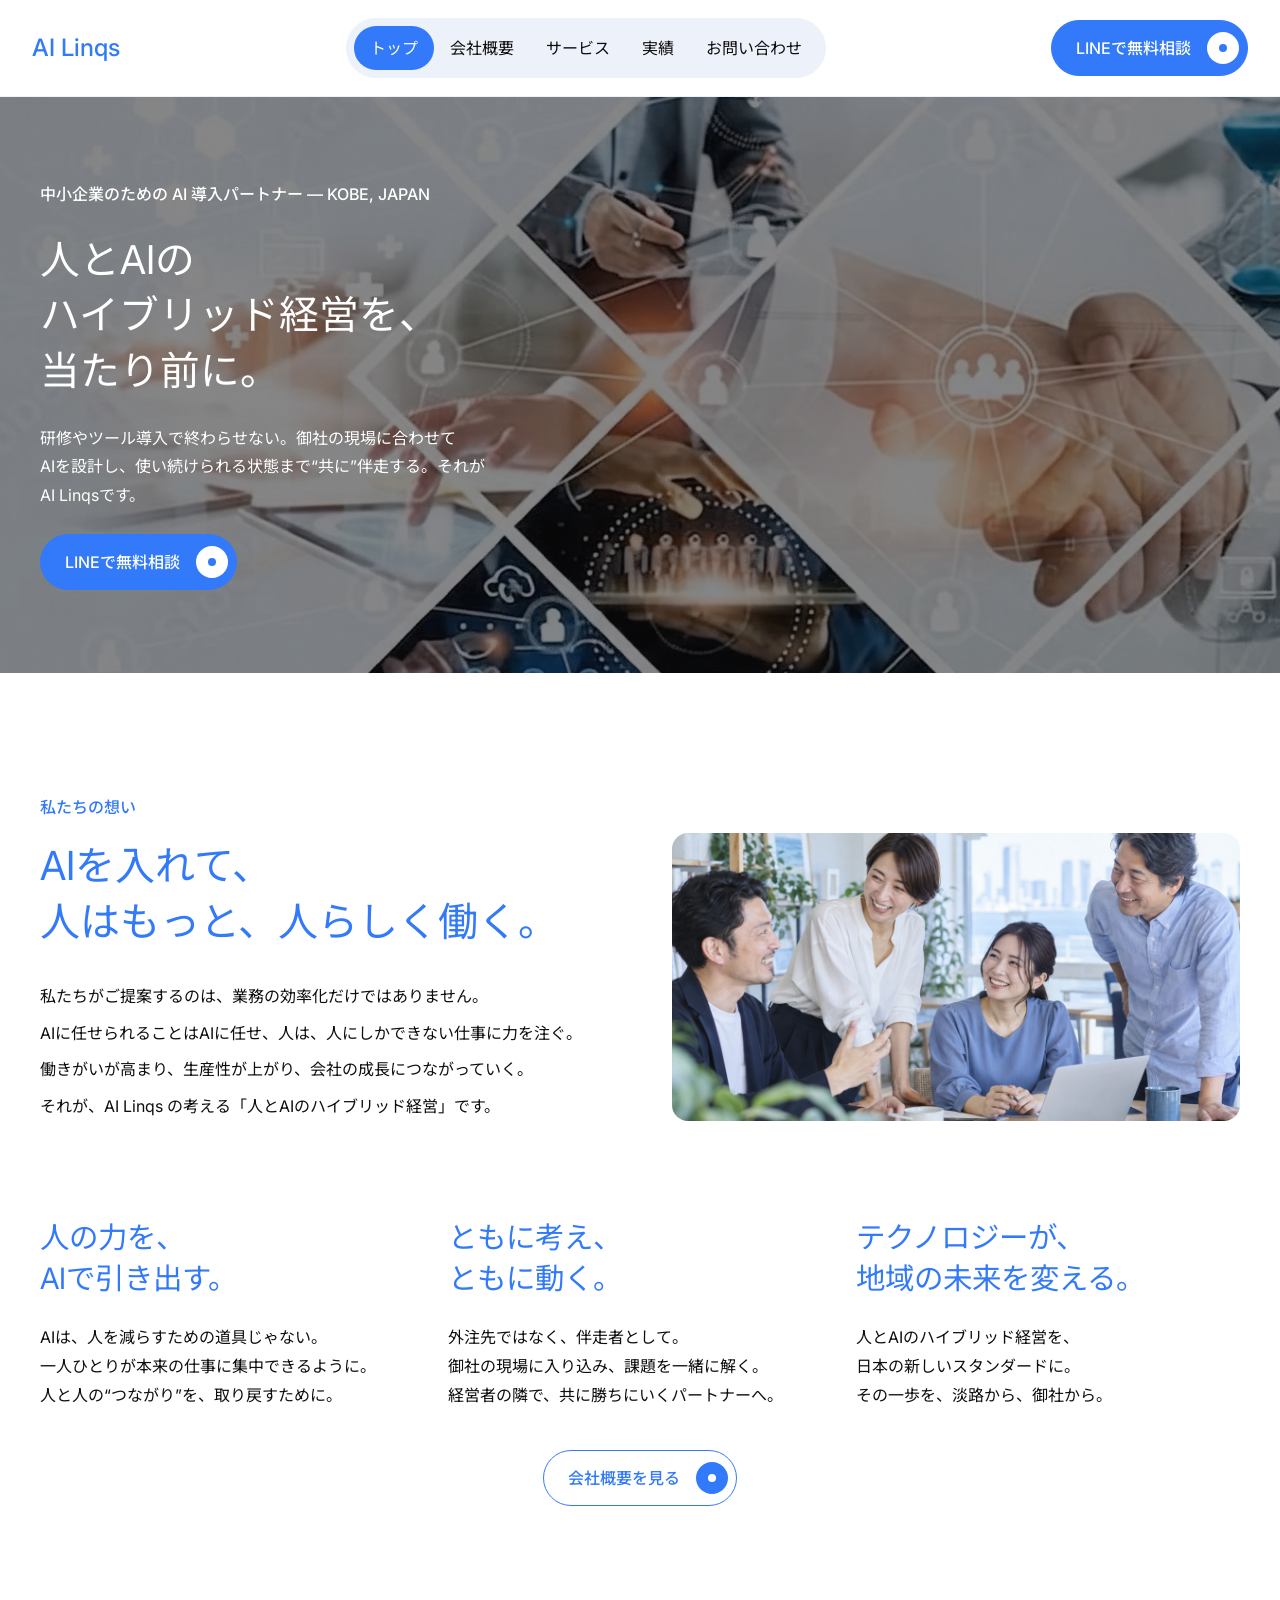
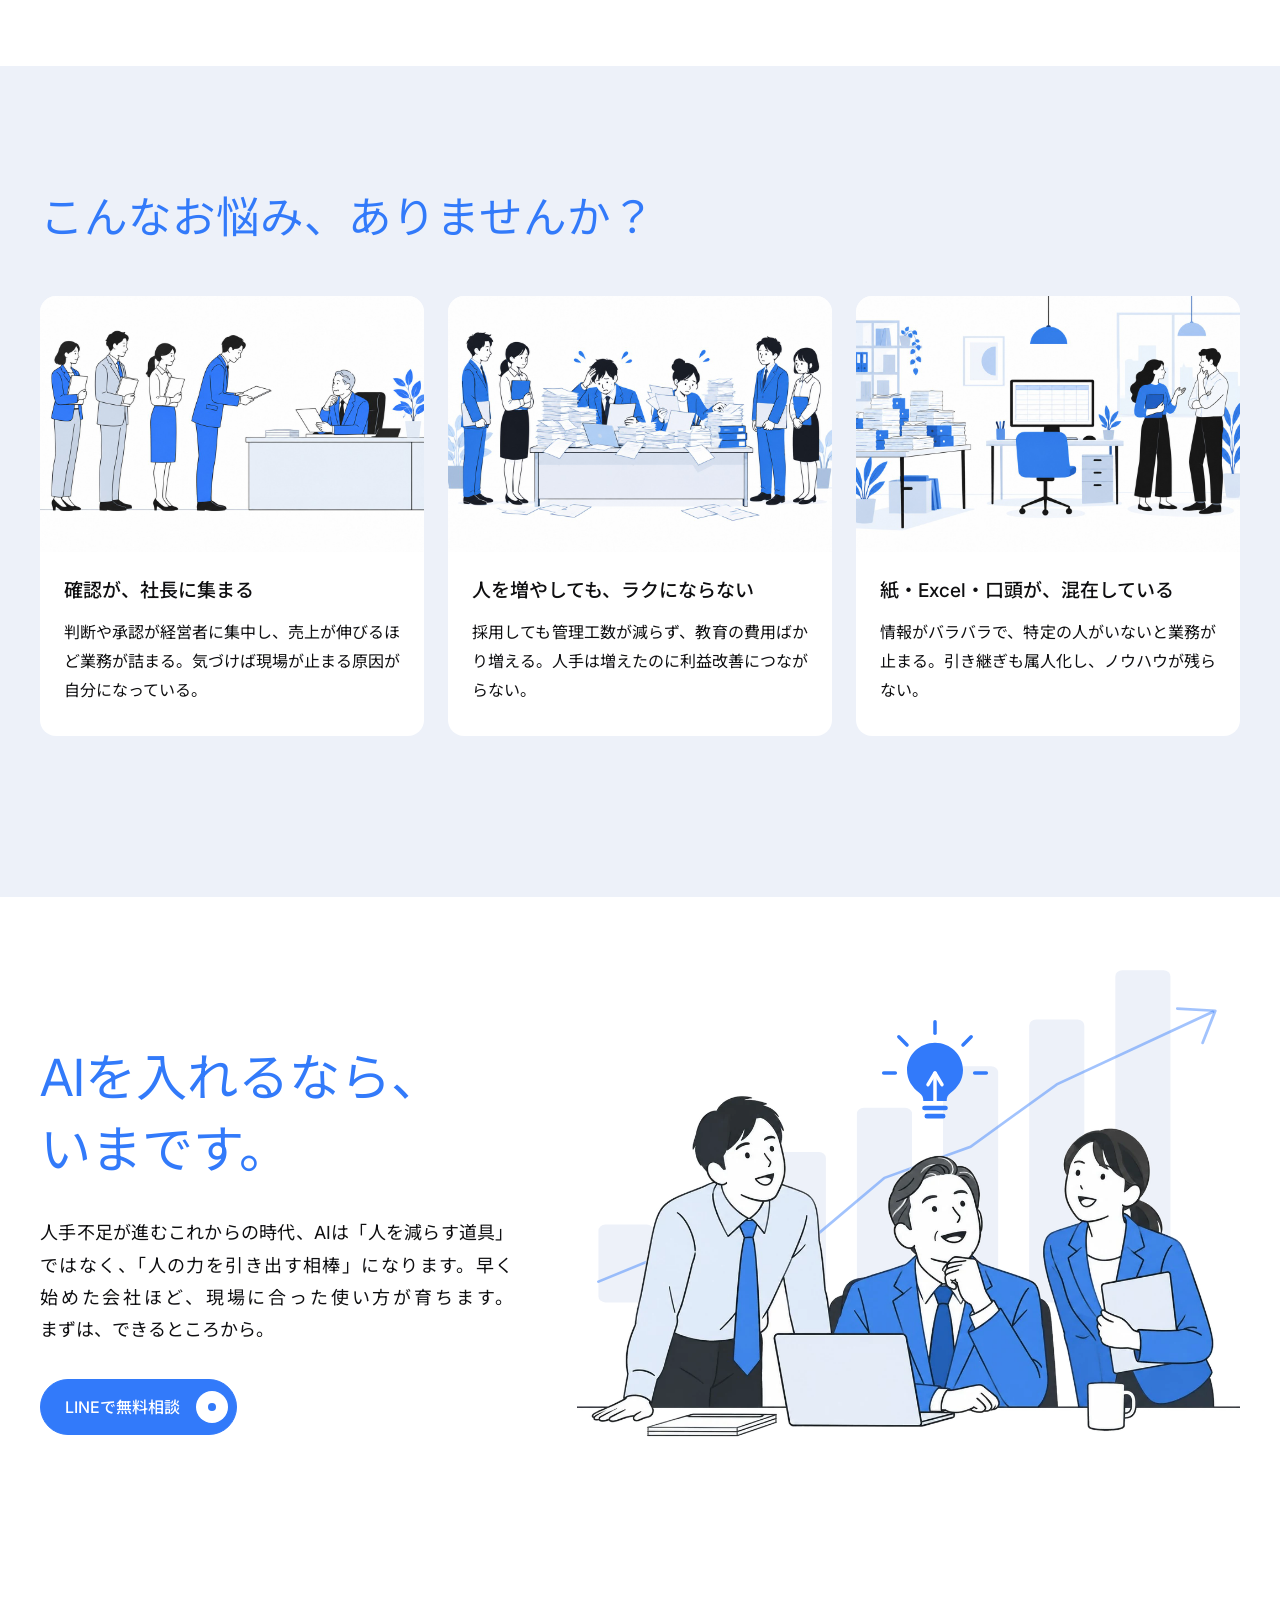
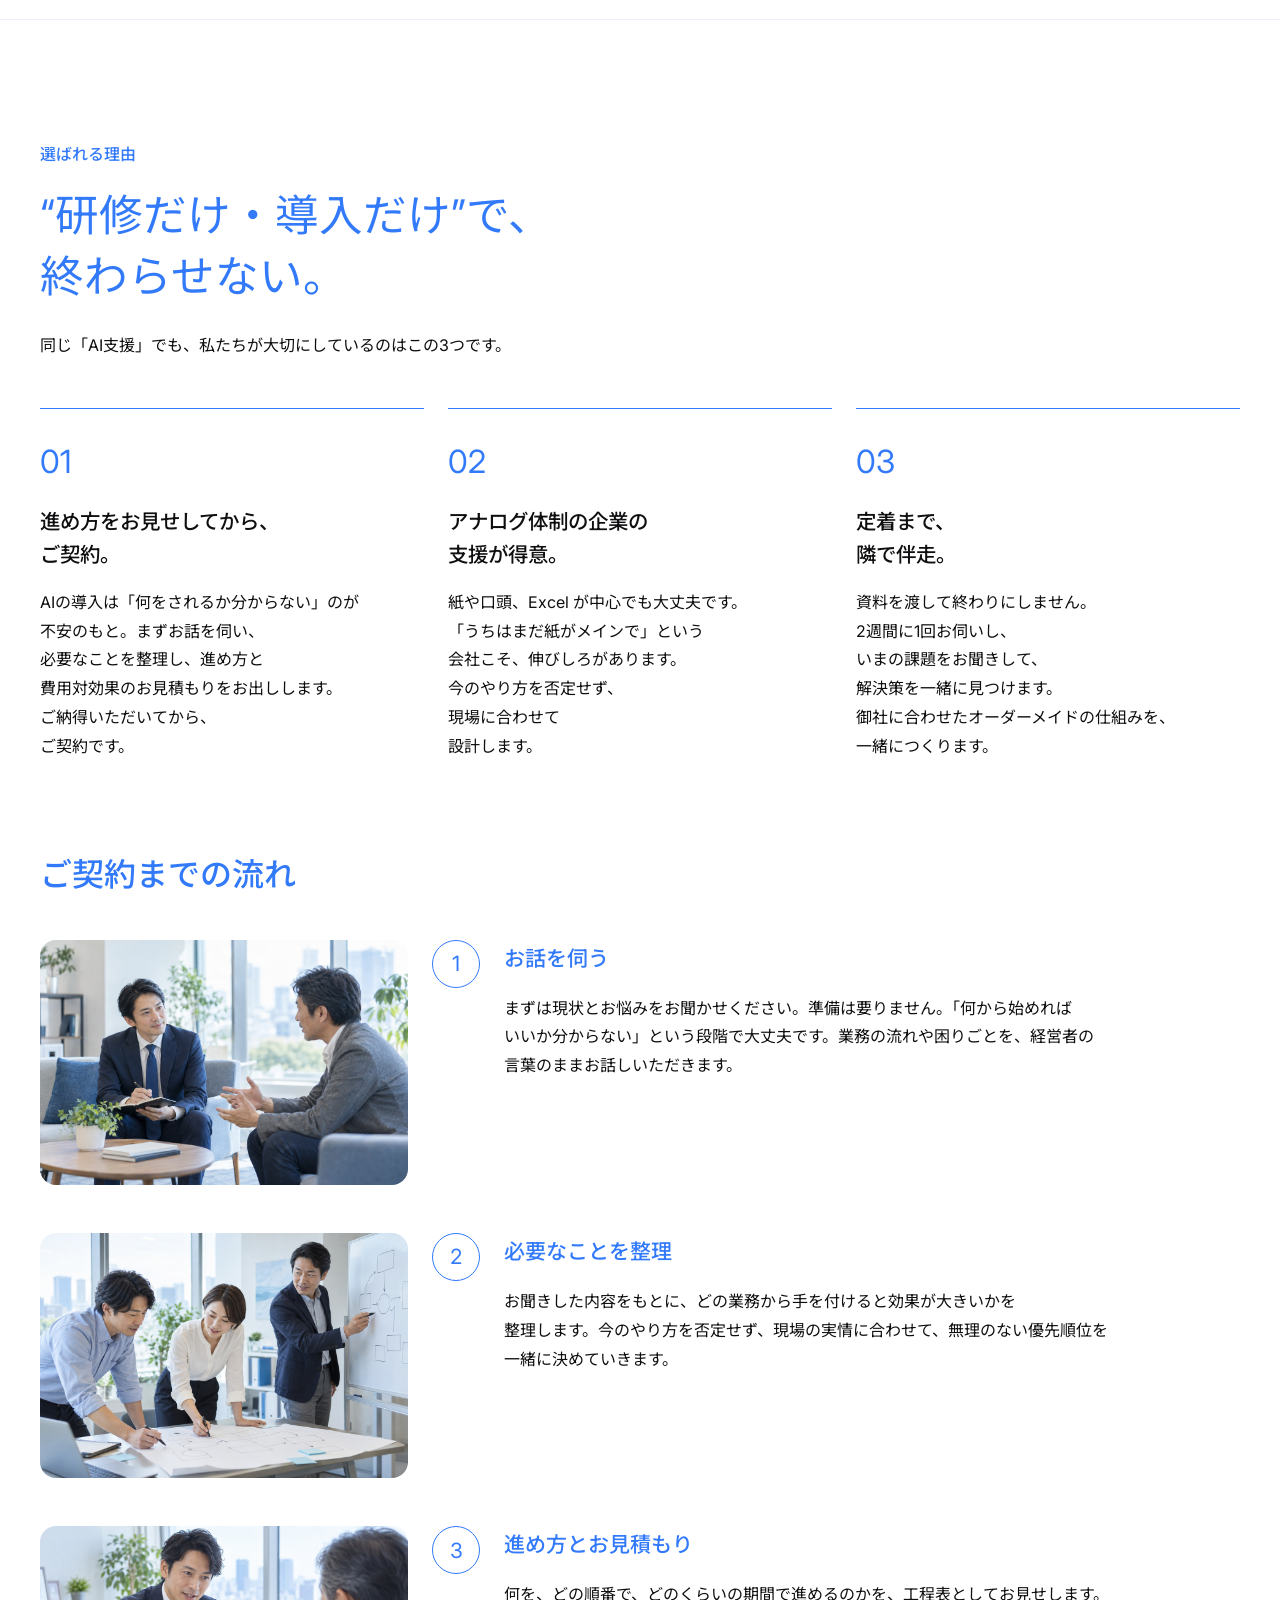
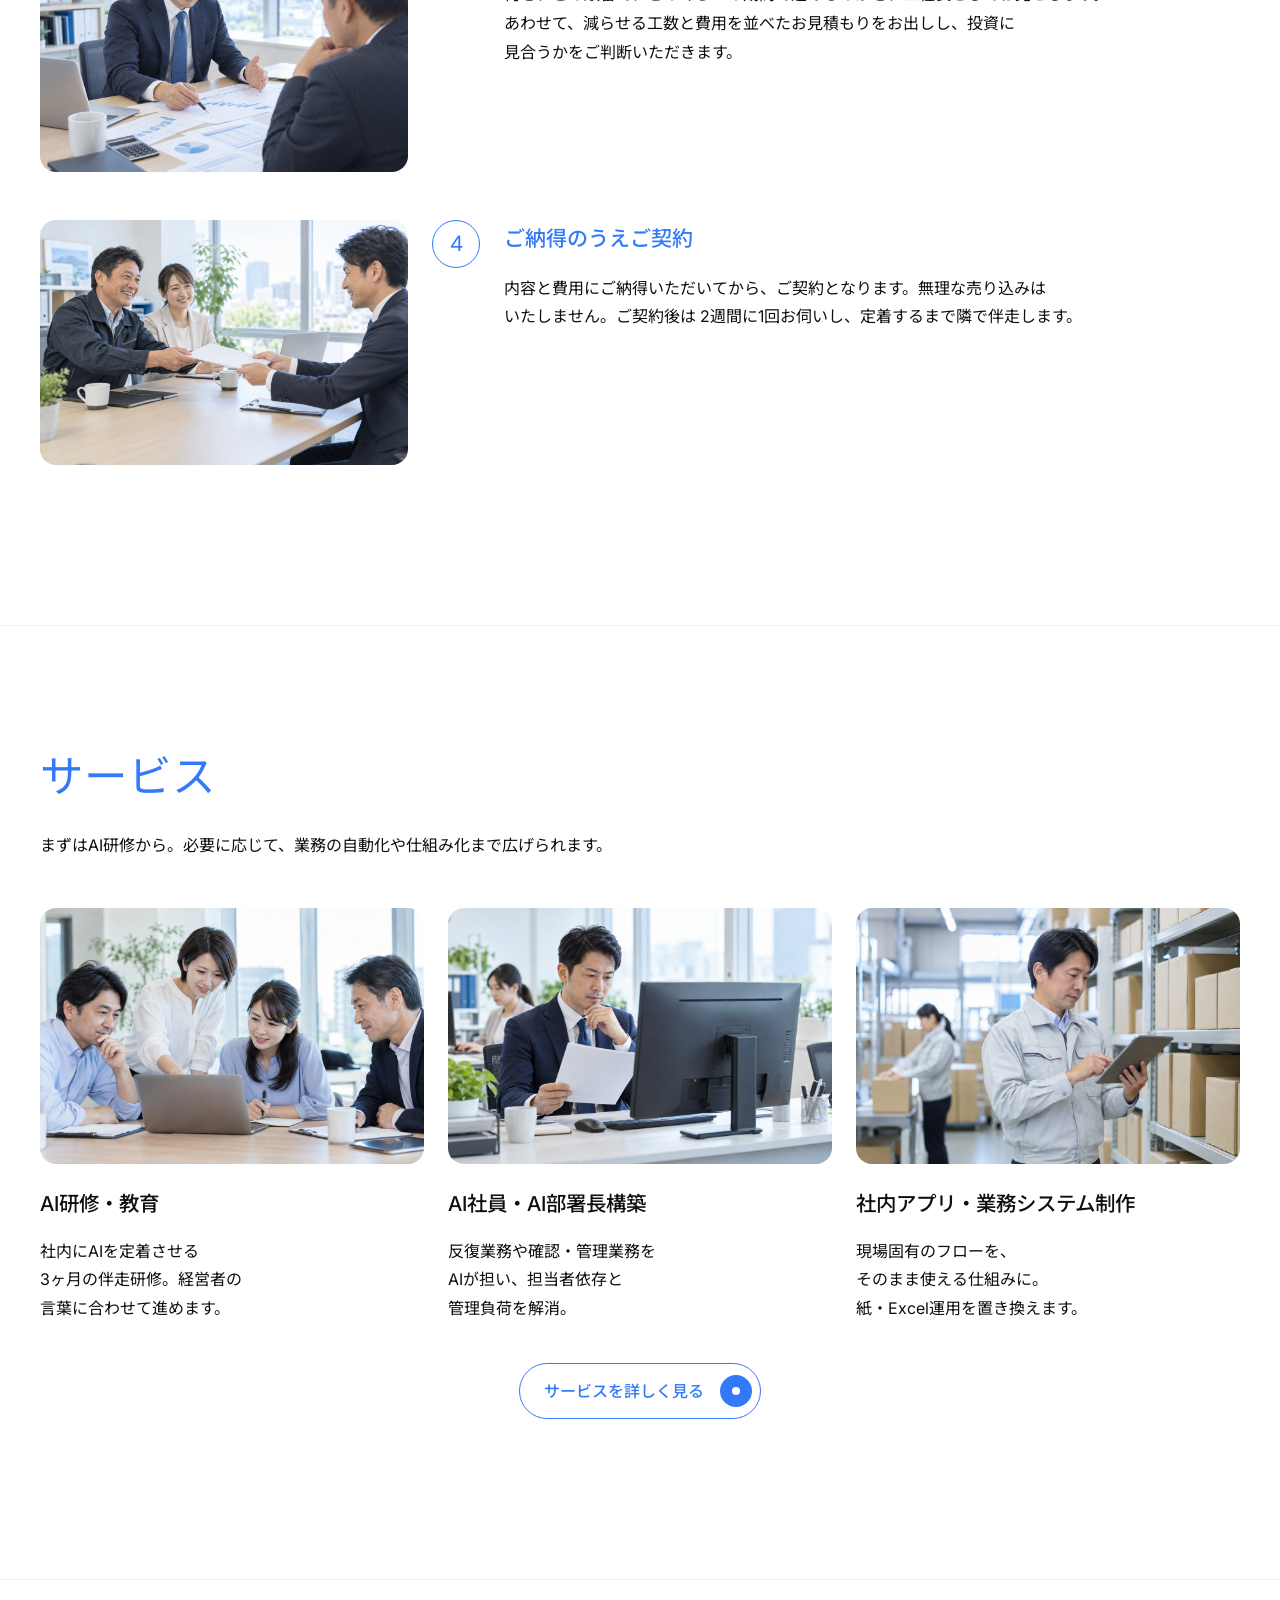
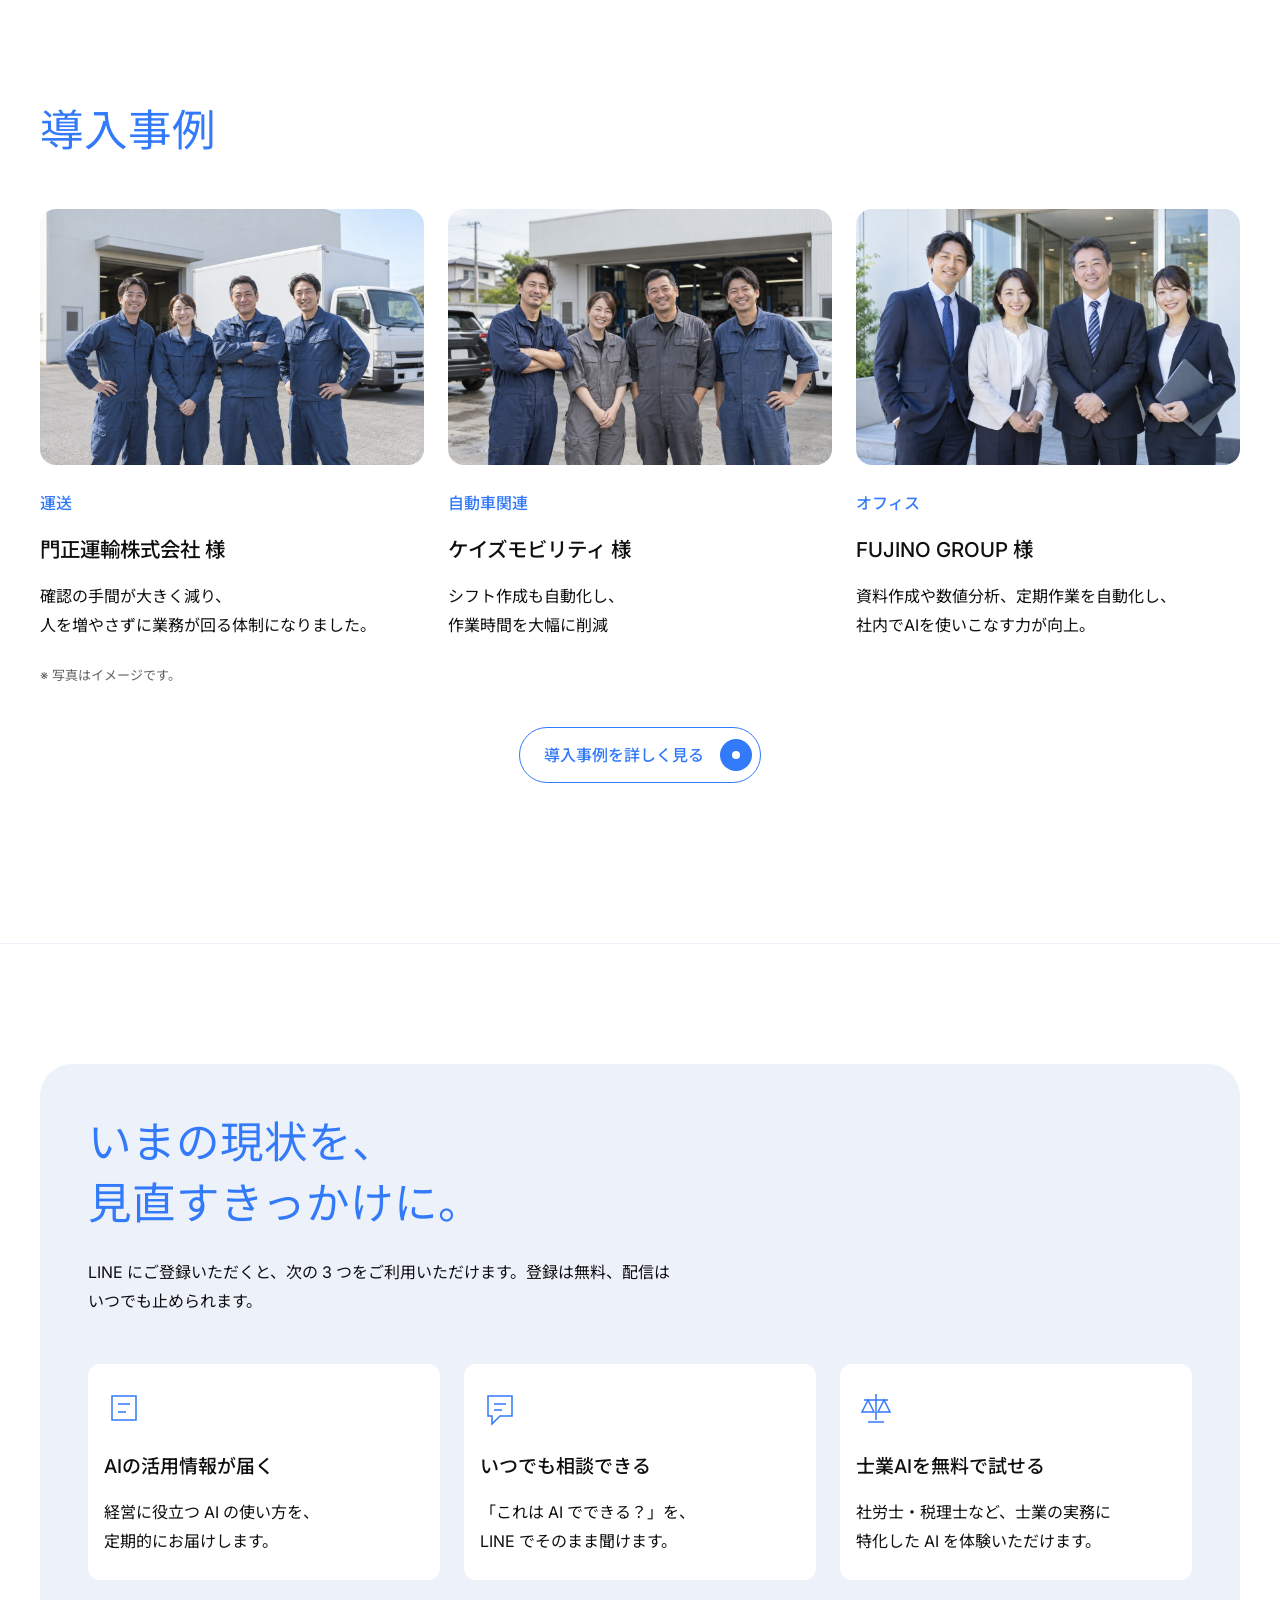
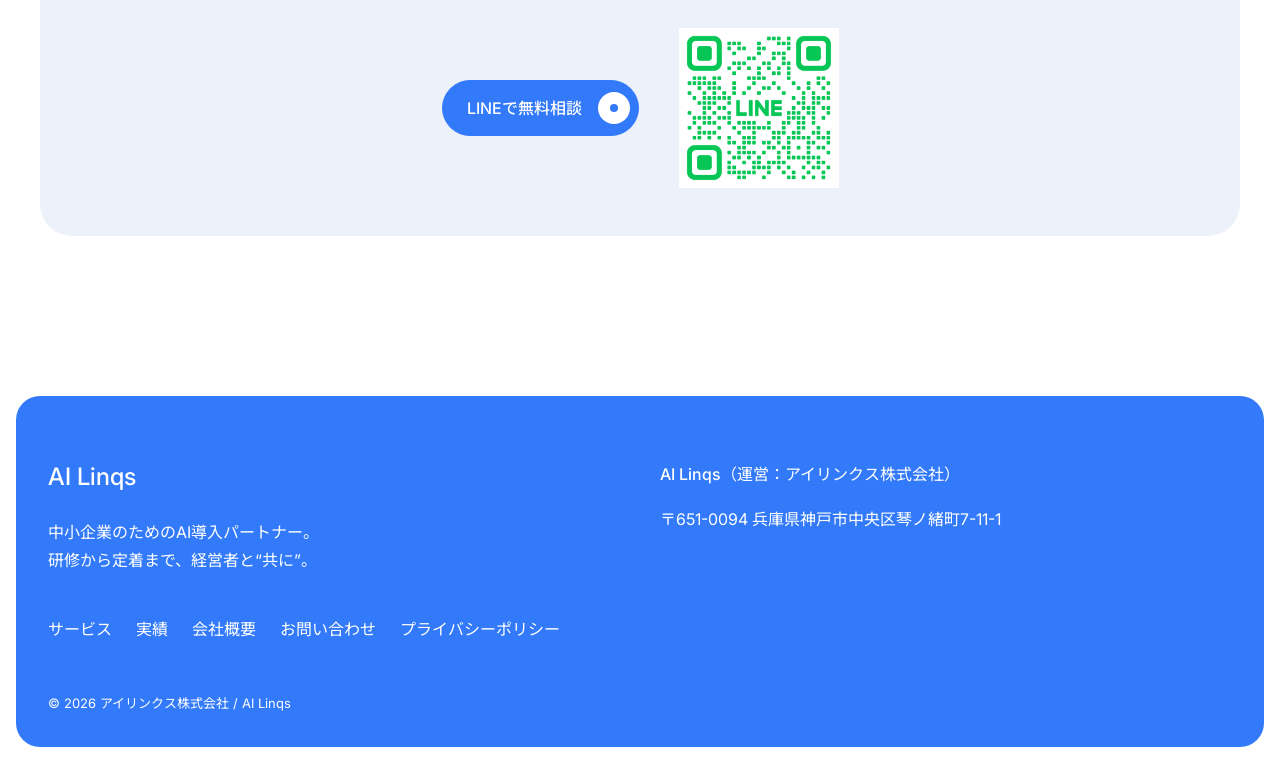
<file: index.html>
<!DOCTYPE html>
<html lang="ja"><head><meta charset="UTF-8"><meta name="viewport" content="width=device-width, initial-scale=1"><meta name="robots" content="noindex,nofollow"><meta name="theme-color" content="#FFFFFF"><title>中小企業のためのAI導入パートナー｜AI Linqs</title><meta name="description" content="研修やツール導入で終わらせない。御社の現場に合わせてAIを設計し、使い続けられる状態まで“共に”伴走する。それがAI Linqsです。"><link rel="icon" sizes="32x32" href="assets/favicon-32.png"><link rel="icon" sizes="192x192" href="assets/favicon-192.png"><link rel="apple-touch-icon" sizes="180x180" href="assets/favicon-180.png"><link rel="preconnect" href="https://fonts.googleapis.com"><link rel="preconnect" href="https://fonts.gstatic.com" crossorigin><link href="https://fonts.googleapis.com/css2?family=Inter:wght@400;500;600&amp;family=Noto+Sans+JP:wght@400;500&amp;display=swap" rel="stylesheet"><link rel="stylesheet" href="css/style.css"><script src="js/main.js" defer></script></head><body><a class="skip" href="#main">本文へスキップ</a><header class="site-header"><div class="header-inner"><a class="logo" href="index.html">AI Linqs</a><nav class="pill-nav" aria-label="グローバルナビゲーション"><a href="index.html" class="is-active" aria-current="page">トップ</a><a href="about.html">会社概要</a><a href="service.html">サービス</a><a href="works.html">実績</a><a href="contact.html">お問い合わせ</a></nav><div class="header-end"><a class="btn" href="contact.html#contact" data-line-cta>LINEで無料相談<span class="btn-dot" aria-hidden="true"></span></a><button class="burger" id="burger" type="button" aria-label="メニューを開く" aria-expanded="false" aria-controls="spMenu"><span></span><span></span></button></div></div><nav class="sp-menu" id="spMenu" aria-label="スマートフォン用メニュー" hidden><a href="index.html" class="is-active" aria-current="page">トップ</a><a href="about.html">会社概要</a><a href="service.html">サービス</a><a href="works.html">実績</a><a href="contact.html">お問い合わせ</a><a class="btn" href="contact.html#contact" data-line-cta>LINEで無料相談<span class="btn-dot" aria-hidden="true"></span></a></nav><noscript><nav class="nojs-nav" aria-label="ページ一覧"><a href="index.html" class="is-active" aria-current="page">トップ</a><a href="about.html">会社概要</a><a href="service.html">サービス</a><a href="works.html">実績</a><a href="contact.html">お問い合わせ</a></nav></noscript></header><main id="main"><section id="hero" class="hero"><video class="hero-image" autoplay muted loop playsinline preload="metadata" poster="assets/hero-poster.jpg" aria-hidden="true"><source src="assets/hero.mp4" type="video/mp4"></video><div class="hero-inner"><div class="hero-copy"><p class="eyebrow">中小企業のための AI 導入パートナー — KOBE, JAPAN</p><h1><span class="phrase">人とAIの</span><br><span class="phrase">ハイブリッド経営を、</span><br><span class="phrase">当たり前に。</span></h1><p class="lead">研修やツール導入で終わらせない。御社の現場に合わせてAIを設計し、使い続けられる状態まで“共に”伴走する。それがAI Linqsです。</p><a class="btn" href="contact.html#contact" data-line-cta>LINEで無料相談<span class="btn-dot" aria-hidden="true"></span></a></div></div></section><section id="philosophy" class="section "><div class="container"><div class="section-head"><p class="eyebrow">私たちの想い</p><h2><span class="phrase">AIを入れて、</span><br><span class="phrase">人はもっと、人らしく働く。</span></h2></div><div class="philosophy-intro"><div class="prose"><p>私たちがご提案するのは、業務の効率化だけではありません。</p><p>AIに任せられることはAIに任せ、人は、人にしかできない仕事に力を注ぐ。</p><p>働きがいが高まり、生産性が上がり、会社の成長につながっていく。</p><p>それが、AI Linqs の考える「人とAIのハイブリッド経営」です。</p></div><img class="photo" src="assets/philosophy.jpg" alt="明るい職場で笑顔で話す社員たちのイメージ" width="1200" height="800" loading="lazy" decoding="async"></div><div class="grid3 pillars"><article class="card pillar"><div class="card-body"><h3><span class="phrase">人の力を、</span><br><span class="phrase">AIで引き出す。</span></h3><p class="card-copy"><span class="phrase">AIは、人を減らすための道具じゃない。</span><br><span class="phrase">一人ひとりが本来の仕事に集中できるように。</span><br><span class="phrase">人と人の“つながり”を、取り戻すために。</span></p></div></article><article class="card pillar"><div class="card-body"><h3><span class="phrase">ともに考え、</span><br><span class="phrase">ともに動く。</span></h3><p class="card-copy"><span class="phrase">外注先ではなく、伴走者として。</span><br><span class="phrase">御社の現場に入り込み、課題を一緒に解く。</span><br><span class="phrase">経営者の隣で、共に勝ちにいくパートナーへ。</span></p></div></article><article class="card pillar"><div class="card-body"><h3><span class="phrase">テクノロジーが、</span><br><span class="phrase">地域の未来を変える。</span></h3><p class="card-copy"><span class="phrase">人とAIのハイブリッド経営を、</span><br><span class="phrase">日本の新しいスタンダードに。</span><br><span class="phrase">その一歩を、淡路から、御社から。</span></p></div></article></div><div class="actions"><a class="btn" href="about.html">会社概要を見る<span class="btn-dot" aria-hidden="true"></span></a></div></div></section><section id="issues" class="section surface-section"><div class="container"><div class="section-head"><h2>こんなお悩み、<span class="phrase">ありませんか？</span></h2></div><div class="grid3 issue-cards"><article class="card "><img class="photo" src="assets/issue-01.jpg" alt="" width="1200" height="800" loading="lazy" decoding="async"><div class="card-body"><h3>確認が、社長に集まる</h3><p class="card-copy">判断や承認が経営者に集中し、売上が伸びるほど業務が詰まる。気づけば現場が止まる原因が自分になっている。</p></div></article><article class="card "><img class="photo" src="assets/issue-02.jpg" alt="" width="1200" height="800" loading="lazy" decoding="async"><div class="card-body"><h3>人を増やしても、ラクにならない</h3><p class="card-copy">採用しても管理工数が減らず、教育の費用ばかり増える。人手は増えたのに利益改善につながらない。</p></div></article><article class="card "><img class="photo" src="assets/issue-03.jpg" alt="" width="1200" height="800" loading="lazy" decoding="async"><div class="card-body"><h3>紙・Excel・口頭が、混在している</h3><p class="card-copy">情報がバラバラで、特定の人がいないと業務が止まる。引き継ぎも属人化し、ノウハウが残らない。</p></div></article></div></div></section><section id="timing" class="section "><div class="container"><div class="timing-layout"><div class="timing-copy"><div class="section-head"><h2>AIを入れるなら、<br>いまです。</h2></div><p class="timing-body"><span class="phrase">人手不足が進むこれからの時代、AIは「人を減らす道具」ではなく、</span><br><span class="phrase">「人の力を引き出す相棒」になります。早く始めた会社ほど、</span><br><span class="phrase">現場に合った使い方が育ちます。まずは、できるところから。</span></p><div class="actions"><a class="btn" href="contact.html#contact" data-line-cta>LINEで無料相談<span class="btn-dot" aria-hidden="true"></span></a></div></div><div class="timing-visual"><svg class="timing-graph" viewBox="0 0 1200 800" preserveAspectRatio="none" aria-hidden="true"><g fill="#EDF1F9"><rect class="g-bar" style="--i:0" x="60" y="450" width="96" height="150" rx="12"/><rect class="g-bar" style="--i:1" x="210" y="385" width="96" height="215" rx="12"/><rect class="g-bar" style="--i:2" x="360" y="310" width="96" height="290" rx="12"/><rect class="g-bar" style="--i:3" x="510" y="225" width="96" height="375" rx="12"/><rect class="g-bar" style="--i:4" x="660" y="145" width="96" height="455" rx="12"/><rect class="g-bar" style="--i:5" x="810" y="55" width="96" height="545" rx="12"/><rect class="g-bar" style="--i:6" x="960" y="-40" width="96" height="640" rx="12"/></g><path class="g-line" pathLength="1" d="M60 560 L258 470 L408 500 L558 360 L708 300 L858 180 L1130 40" fill="none" stroke="#327AFA" stroke-width="5" stroke-linecap="round" stroke-linejoin="round"/><path class="g-arrow" d="M1068 34 L1134 38 L1112 100" fill="none" stroke="#327AFA" stroke-width="5" stroke-linecap="round" stroke-linejoin="round"/></svg><img class="photo" src="assets/timing-cut.webp" alt="机の前でひらめいた表情で顔を上げる経営者と、隣の社員" width="1200" height="800" loading="lazy" decoding="async"><span class="timing-mark" aria-hidden="true"><svg viewBox="0 0 96 96" fill="none" stroke-linecap="round" stroke-linejoin="round"><g class="bulb-rays" stroke="currentColor" stroke-width="3"><path d="M48 4v10"/><path d="M17 17l7 7"/><path d="M79 17l-7 7"/><path d="M4 48h10"/><path d="M82 48h10"/></g><path class="bulb-glass" d="M48 22c-13.300 0-24 10.500-24 23.500 0 8.500 4.500 15 10.500 19.500 2.500 1.900 3.500 4 3.500 7h20c0-3 1-5.100 3.500-7C67.500 60.500 72 54 72 45.500 72 32.500 61.300 22 48 22Z" fill="currentColor"/><path d="M42 58l6-10 6 10" stroke="#FFFFFF" stroke-width="3"/><path d="M48 48v24" stroke="#FFFFFF" stroke-width="3"/><path d="M39 78h18M41 85h14" stroke="currentColor" stroke-width="4"/></svg></span></div></div></div></section><section id="reasons" class="section "><div class="container"><div class="section-head"><p class="eyebrow">選ばれる理由</p><h2>“研修だけ・導入だけ”で、<br><span class="phrase">終わらせない。</span></h2><p class="lead">同じ「AI支援」でも、私たちが大切にしているのはこの3つです。</p></div><div class="grid3 reason-cards"><article class="card "><div class="card-body"><p class="eyebrow">01</p><h3><span class="phrase">進め方をお見せしてから、</span><br><span class="phrase">ご契約。</span></h3><p class="card-copy"><span class="phrase">AIの導入は「何をされるか分からない」のが</span><br><span class="phrase">不安のもと。まずお話を伺い、</span><br><span class="phrase">必要なことを整理し、進め方と</span><br><span class="phrase">費用対効果のお見積もりをお出しします。</span><br><span class="phrase">ご納得いただいてから、</span><br><span class="phrase">ご契約です。</span></p></div></article><article class="card "><div class="card-body"><p class="eyebrow">02</p><h3><span class="phrase">アナログ体制の企業の</span><br><span class="phrase">支援が得意。</span></h3><p class="card-copy"><span class="phrase">紙や口頭、Excel が中心でも大丈夫です。</span><br><span class="phrase">「うちはまだ紙がメインで」という</span><br><span class="phrase">会社こそ、伸びしろがあります。</span><br><span class="phrase">今のやり方を否定せず、</span><br><span class="phrase">現場に合わせて</span><br><span class="phrase">設計します。</span></p></div></article><article class="card "><div class="card-body"><p class="eyebrow">03</p><h3><span class="phrase">定着まで、</span><br><span class="phrase">隣で伴走。</span></h3><p class="card-copy"><span class="phrase">資料を渡して終わりにしません。</span><br><span class="phrase">2週間に1回お伺いし、</span><br><span class="phrase">いまの課題をお聞きして、</span><br><span class="phrase">解決策を一緒に見つけます。</span><br><span class="phrase">御社に合わせたオーダーメイドの仕組みを、</span><br><span class="phrase">一緒につくります。</span></p></div></article></div><div class="contract-flow"><h3>ご契約までの流れ</h3><ol class="contract-steps"><li><img class="photo" src="assets/step-01.jpg" alt="応接スペースで経営者の話を聞く担当者" width="1200" height="800" loading="lazy" decoding="async"><span class="step-number" aria-hidden="true">1</span><div class="contract-copy"><h4>お話を伺う</h4><p>まずは現状とお悩みをお聞かせください。準備は要りません。「何から始めればいいか分からない」という段階で大丈夫です。業務の流れや困りごとを、経営者の言葉のままお話しいただきます。</p></div></li><li><img class="photo" src="assets/step-02.jpg" alt="業務の流れを紙とホワイトボードで整理する社員たち" width="1200" height="800" loading="lazy" decoding="async"><span class="step-number" aria-hidden="true">2</span><div class="contract-copy"><h4>必要なことを整理</h4><p>お聞きした内容をもとに、どの業務から手を付けると効果が大きいかを整理します。今のやり方を否定せず、現場の実情に合わせて、無理のない優先順位を一緒に決めていきます。</p></div></li><li><img class="photo" src="assets/step-03.jpg" alt="机に広げた工程表と見積もりを説明する担当者" width="1200" height="800" loading="lazy" decoding="async"><span class="step-number" aria-hidden="true">3</span><div class="contract-copy"><h4>進め方とお見積もり</h4><p>何を、どの順番で、どのくらいの期間で進めるのかを、工程表としてお見せします。あわせて、減らせる工数と費用を並べたお見積もりをお出しし、投資に見合うかをご判断いただきます。</p></div></li><li><img class="photo" src="assets/step-04.jpg" alt="笑顔で契約書類を交わす経営者と担当者" width="1200" height="800" loading="lazy" decoding="async"><span class="step-number" aria-hidden="true">4</span><div class="contract-copy"><h4>ご納得のうえご契約</h4><p>内容と費用にご納得いただいてから、ご契約となります。無理な売り込みはいたしません。ご契約後は 2週間に1回お伺いし、定着するまで隣で伴走します。</p></div></li></ol></div></div></section><section id="service" class="section "><div class="container"><div class="section-head"><h2>サービス</h2><p class="lead">まずはAI研修から。必要に応じて、業務の自動化や仕組み化まで広げられます。</p></div><div class="grid3 service-cards"><article class="card "><img class="photo" src="assets/service-training.jpg" width="1200" height="800" loading="lazy" decoding="async" alt=""><div class="card-body"><h3>AI研修・教育</h3><p class="card-copy"><span class="phrase">社内にAIを定着させる</span><br><span class="phrase">3ヶ月の伴走研修。経営者の</span><br><span class="phrase">言葉に合わせて進めます。</span></p></div></article><article class="card "><img class="photo" src="assets/service-aistaff.jpg" width="1200" height="800" loading="lazy" decoding="async" alt=""><div class="card-body"><h3>AI社員・AI部署長構築</h3><p class="card-copy"><span class="phrase">反復業務や確認・管理業務を</span><br><span class="phrase">AIが担い、担当者依存と</span><br><span class="phrase">管理負荷を解消。</span></p></div></article><article class="card "><img class="photo" src="assets/service-app.jpg" width="1200" height="800" loading="lazy" decoding="async" alt=""><div class="card-body"><h3>社内アプリ・業務システム制作</h3><p class="card-copy"><span class="phrase">現場固有のフローを、</span><br><span class="phrase">そのまま使える仕組みに。</span><br><span class="phrase">紙・Excel運用を置き換えます。</span></p></div></article></div><div class="actions"><a class="btn" href="service.html">サービスを詳しく見る<span class="btn-dot" aria-hidden="true"></span></a></div></div></section><section id="works" class="section "><div class="container"><div class="section-head"><h2>導入事例</h2></div><div class="grid3 case-cards"><article class="card "><img class="photo" src="assets/case-01.jpg" alt="" width="1200" height="800" loading="lazy" decoding="async"><div class="card-body"><p class="eyebrow">運送</p><h3>門正運輸株式会社 様</h3><p class="card-copy"><span class="phrase">確認の手間が大きく減り、</span><br><span class="phrase">人を増やさずに業務が回る体制になりました。</span></p></div></article><article class="card "><img class="photo" src="assets/case-02.jpg" alt="" width="1200" height="800" loading="lazy" decoding="async"><div class="card-body"><p class="eyebrow">自動車関連</p><h3>ケイズモビリティ 様</h3><p class="card-copy"><span class="phrase">シフト作成も自動化し、</span><br><span class="phrase">作業時間を大幅に削減</span></p></div></article><article class="card "><img class="photo" src="assets/case-03.jpg" alt="" width="1200" height="800" loading="lazy" decoding="async"><div class="card-body"><p class="eyebrow">オフィス</p><h3>FUJINO GROUP 様</h3><p class="card-copy"><span class="phrase">資料作成や数値分析、定期作業を自動化し、</span><br><span class="phrase">社内でAIを使いこなす力が向上。</span></p></div></article></div><p class="note">※ 写真はイメージです。</p><div class="actions"><a class="btn" href="works.html">導入事例を詳しく見る<span class="btn-dot" aria-hidden="true"></span></a></div></div></section><section id="line" class="section "><div class="container"><div class="line-frame"><div class="section-head"><h2>いまの現状を、<br><span class="phrase">見直すきっかけに。</span></h2><p class="lead">LINE にご登録いただくと、次の 3 つをご利用いただけます。登録は無料、配信はいつでも止められます。</p></div><div class="grid3 benefits"><article class="card "><svg class="line-icon" viewBox="0 0 40 40" aria-hidden="true"><path d="M8 8h24v24H8z M14 16h12 M14 24h8"/></svg><div class="card-body"><h3>AIの活用情報が届く</h3><p class="card-copy"><span class="phrase">経営に役立つ AI の使い方を、</span><br><span class="phrase">定期的にお届けします。</span></p></div></article><article class="card "><svg class="line-icon" viewBox="0 0 40 40" aria-hidden="true"><path d="M8 8h24v20H20l-8 8v-8H8z M14 16h12 M14 22h8"/></svg><div class="card-body"><h3>いつでも相談できる</h3><p class="card-copy"><span class="phrase">「これは AI でできる？」を、</span><br><span class="phrase">LINE でそのまま聞けます。</span></p></div></article><article class="card "><svg class="line-icon" viewBox="0 0 40 40" aria-hidden="true"><path d="M20 6v26 M8 12h24 M12 12l-6 12h12z M28 12l-6 12h12z M12 34h16"/></svg><div class="card-body"><h3>士業AIを無料で試せる</h3><p class="card-copy"><span class="phrase">社労士・税理士など、士業の実務に</span><br><span class="phrase">特化した AI を体験いただけます。</span></p></div></article></div><div class="line-action"><a class="btn" href="contact.html#contact" data-line-cta>LINEで無料相談<span class="btn-dot" aria-hidden="true"></span></a><img class="qr pc-only" src="assets/line-qr.png" alt="LINE友だち追加QRコード" width="160" height="160"></div></div></div></section></main><footer class="footer">
  <div class="container">
    <div class="footer__grid">
      <div>
        <a href="index.html" class="logo" aria-label="AI Linqs トップへ"><span class="logo__ai">AI</span> Linqs</a>
        <p class="footer__desc">中小企業のためのAI導入パートナー。<br>研修から定着まで、経営者と“共に”。</p>
      </div>
      <div>
        <p><strong>AI Linqs</strong>（運営：アイリンクス株式会社）</p>
        <p>〒651-0094 兵庫県神戸市中央区琴ノ緒町7-11-1</p>
      </div>
      <nav class="footer__nav" aria-label="フッターナビゲーション">
        <ul>
          <li><a href="service.html">サービス</a></li>
          <li><a href="works.html">実績</a></li>
          <li><a href="about.html">会社概要</a></li>
          <li><a href="contact.html">お問い合わせ</a></li>
          <li><a href="privacy.html">プライバシーポリシー</a></li>
        </ul>
      </nav>
    </div>
    <p class="footer__copy">&copy; 2026 アイリンクス株式会社 / AI Linqs</p>
  </div>
</footer><div class="sticky-cta" id="stickyCta" hidden><a class="btn" href="contact.html#contact" data-line-cta>LINEで無料相談<span class="btn-dot" aria-hidden="true"></span></a></div><div class="test-badge" id="testBadge" hidden>テスト版 v3</div></body></html>
</file>
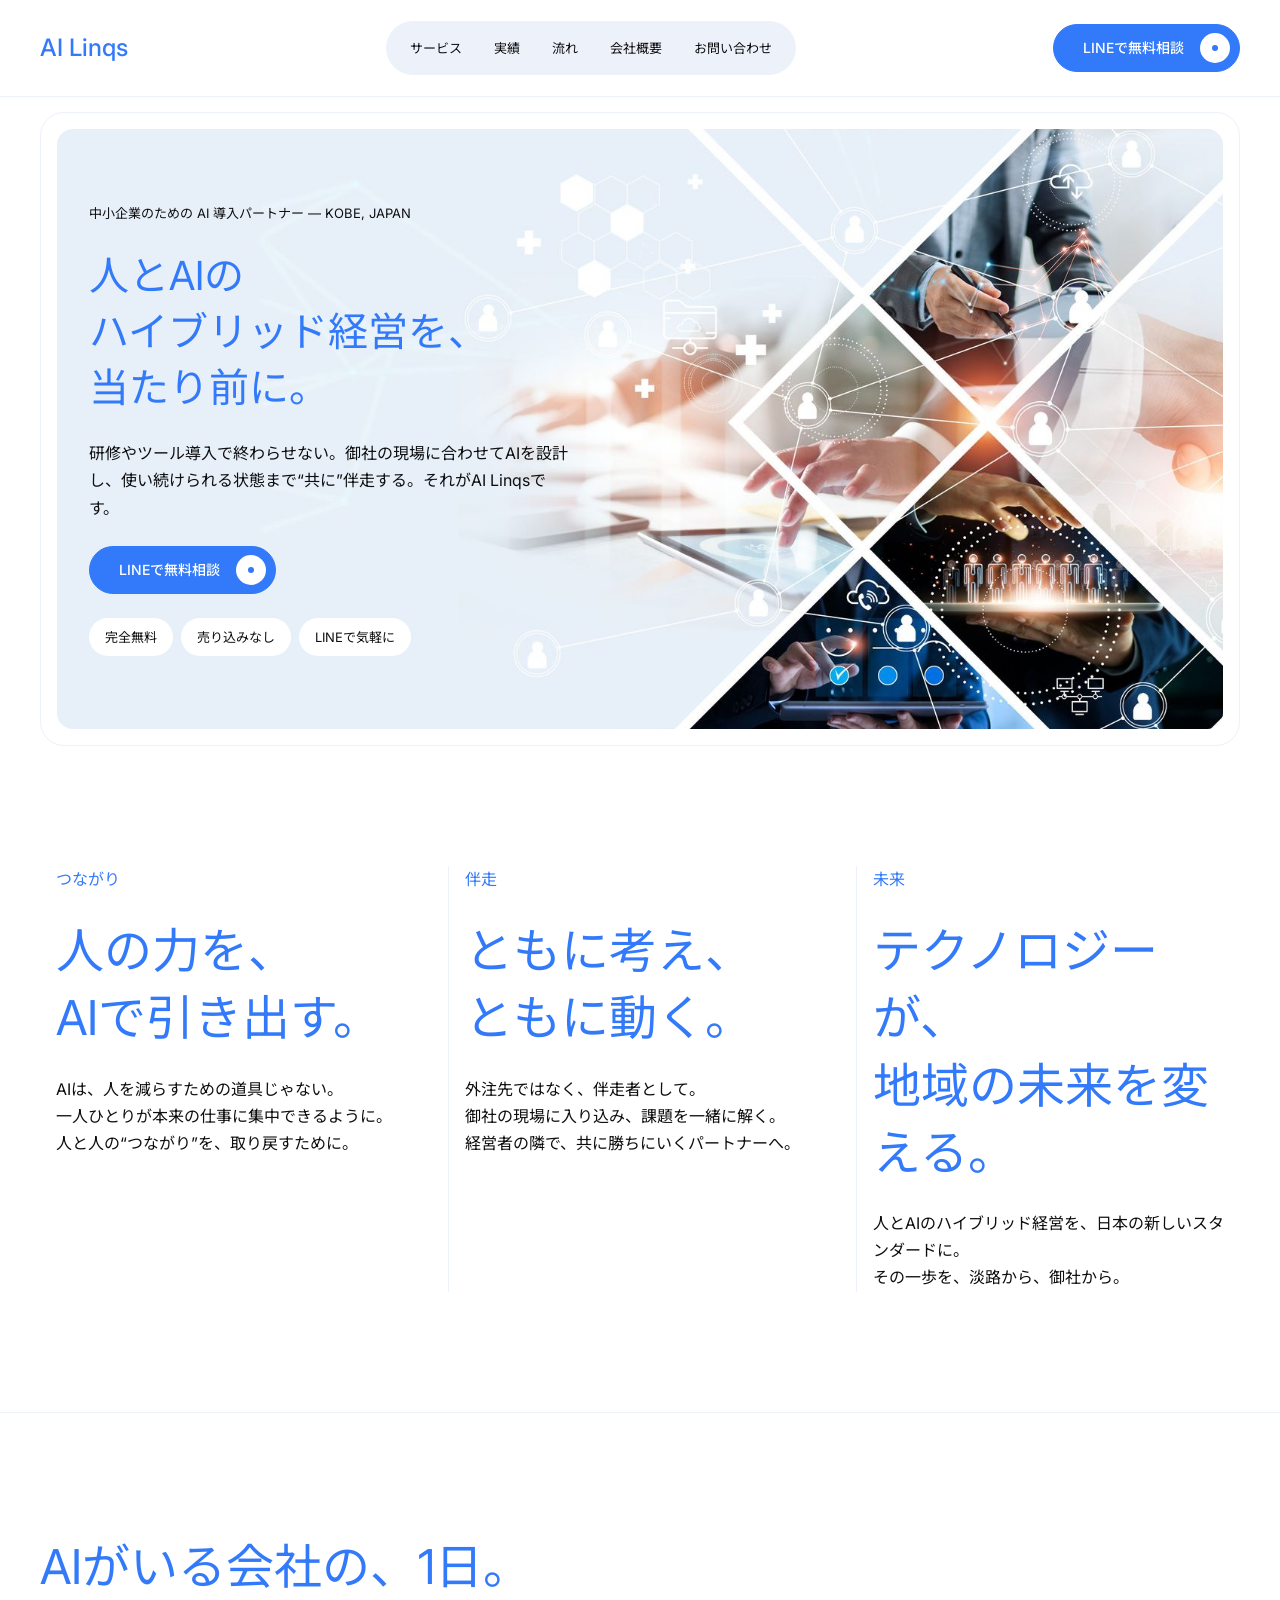
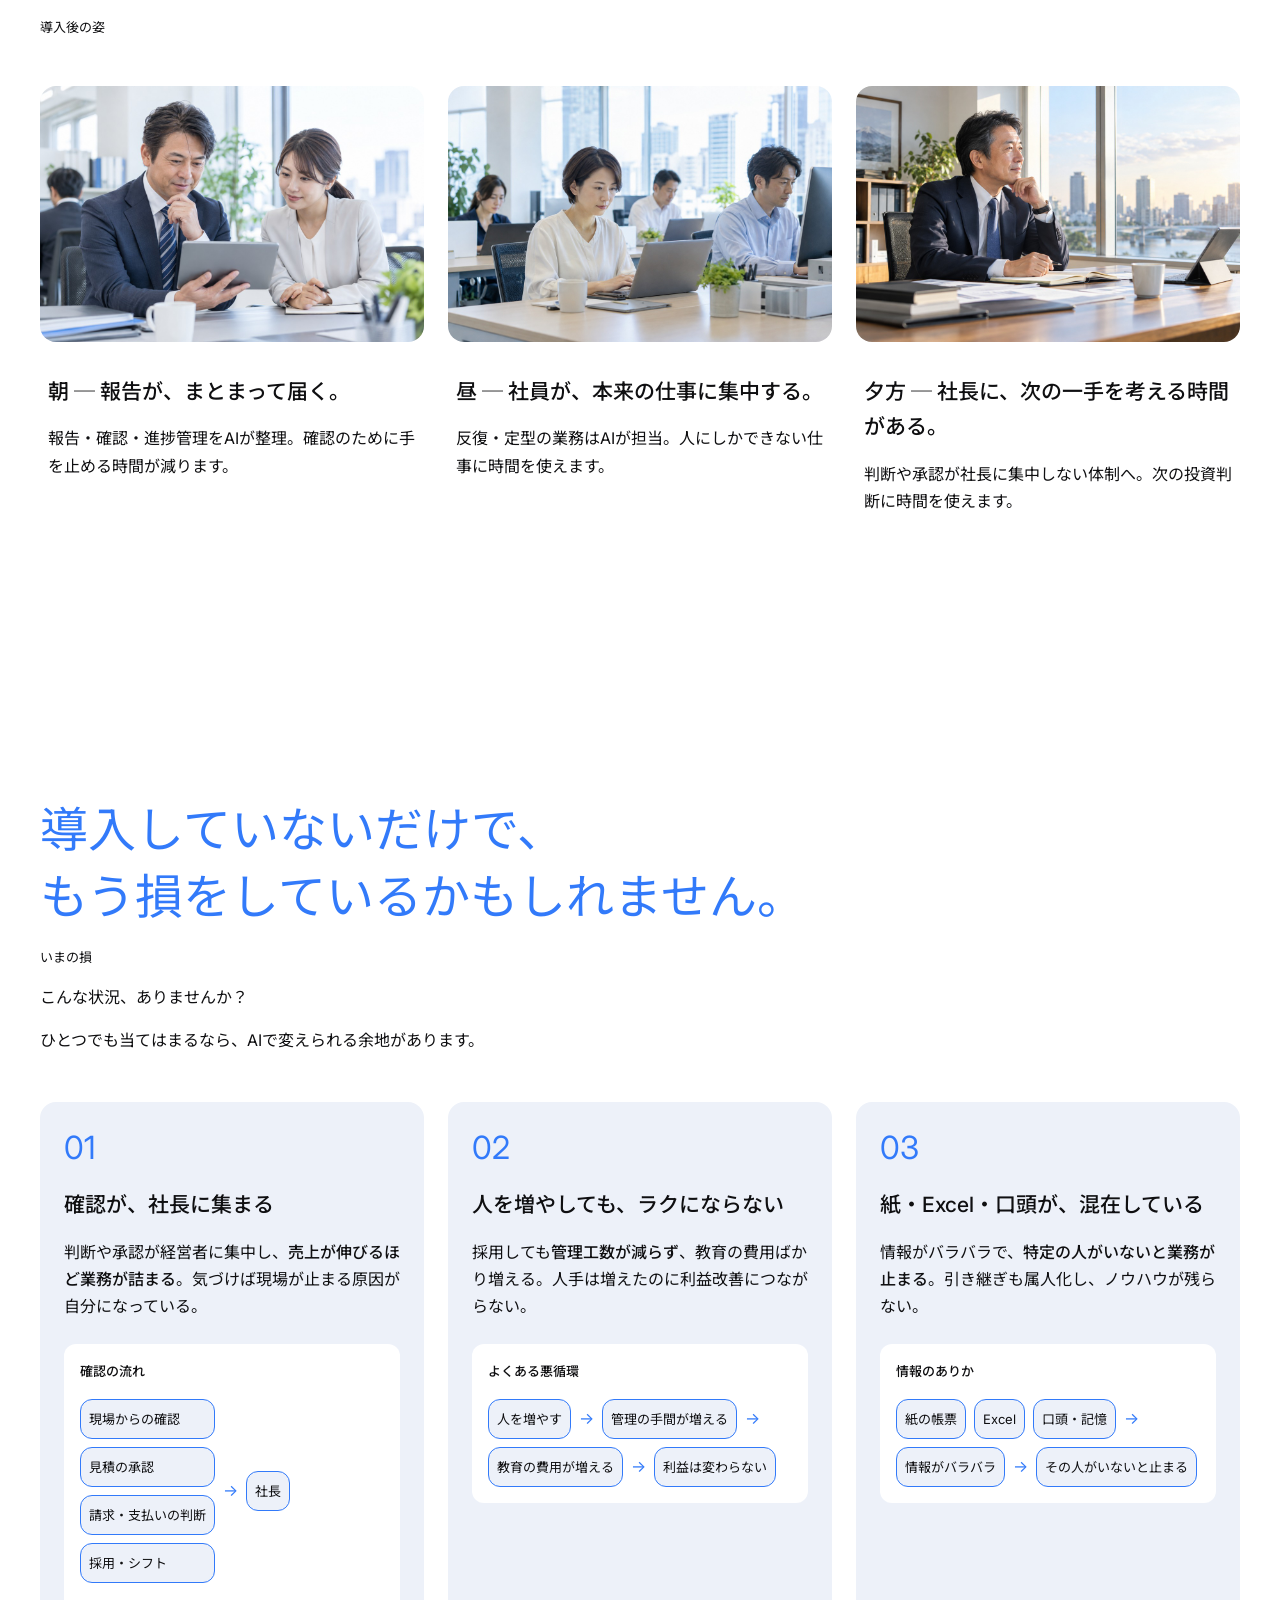
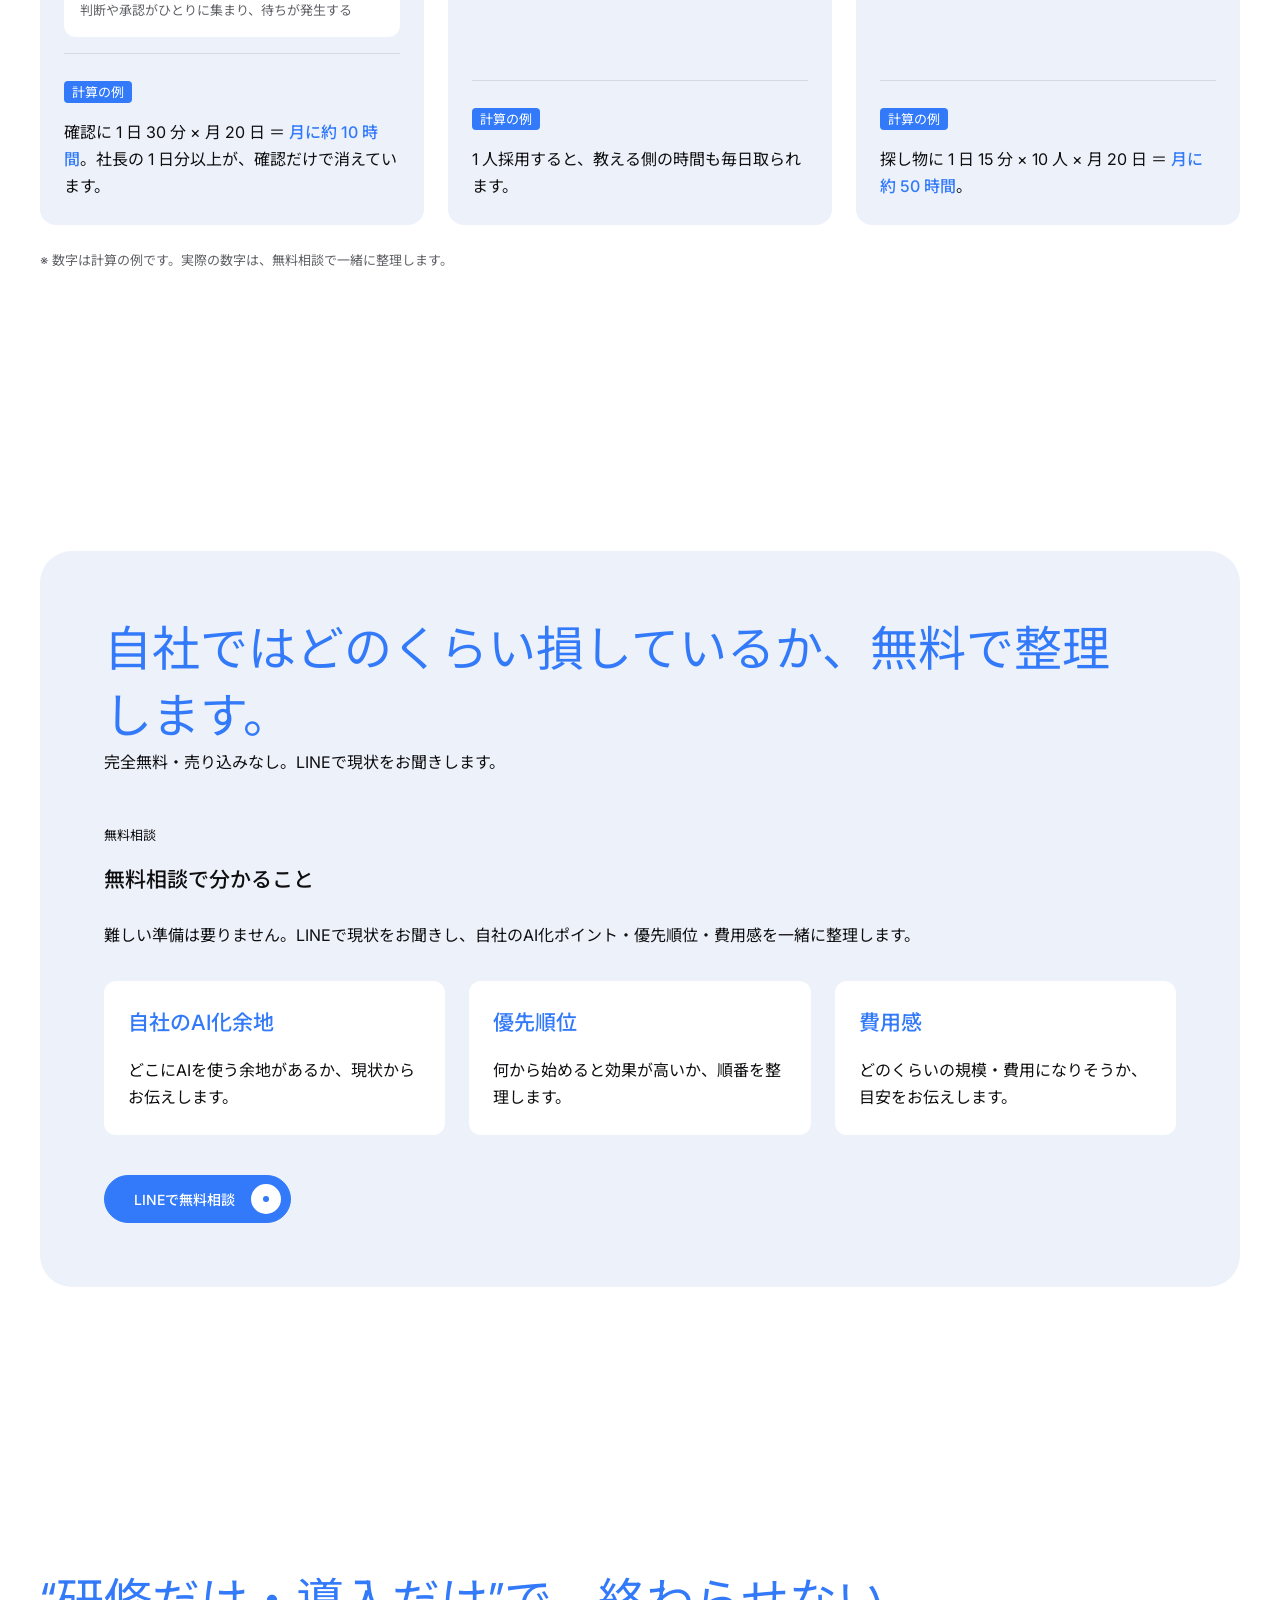
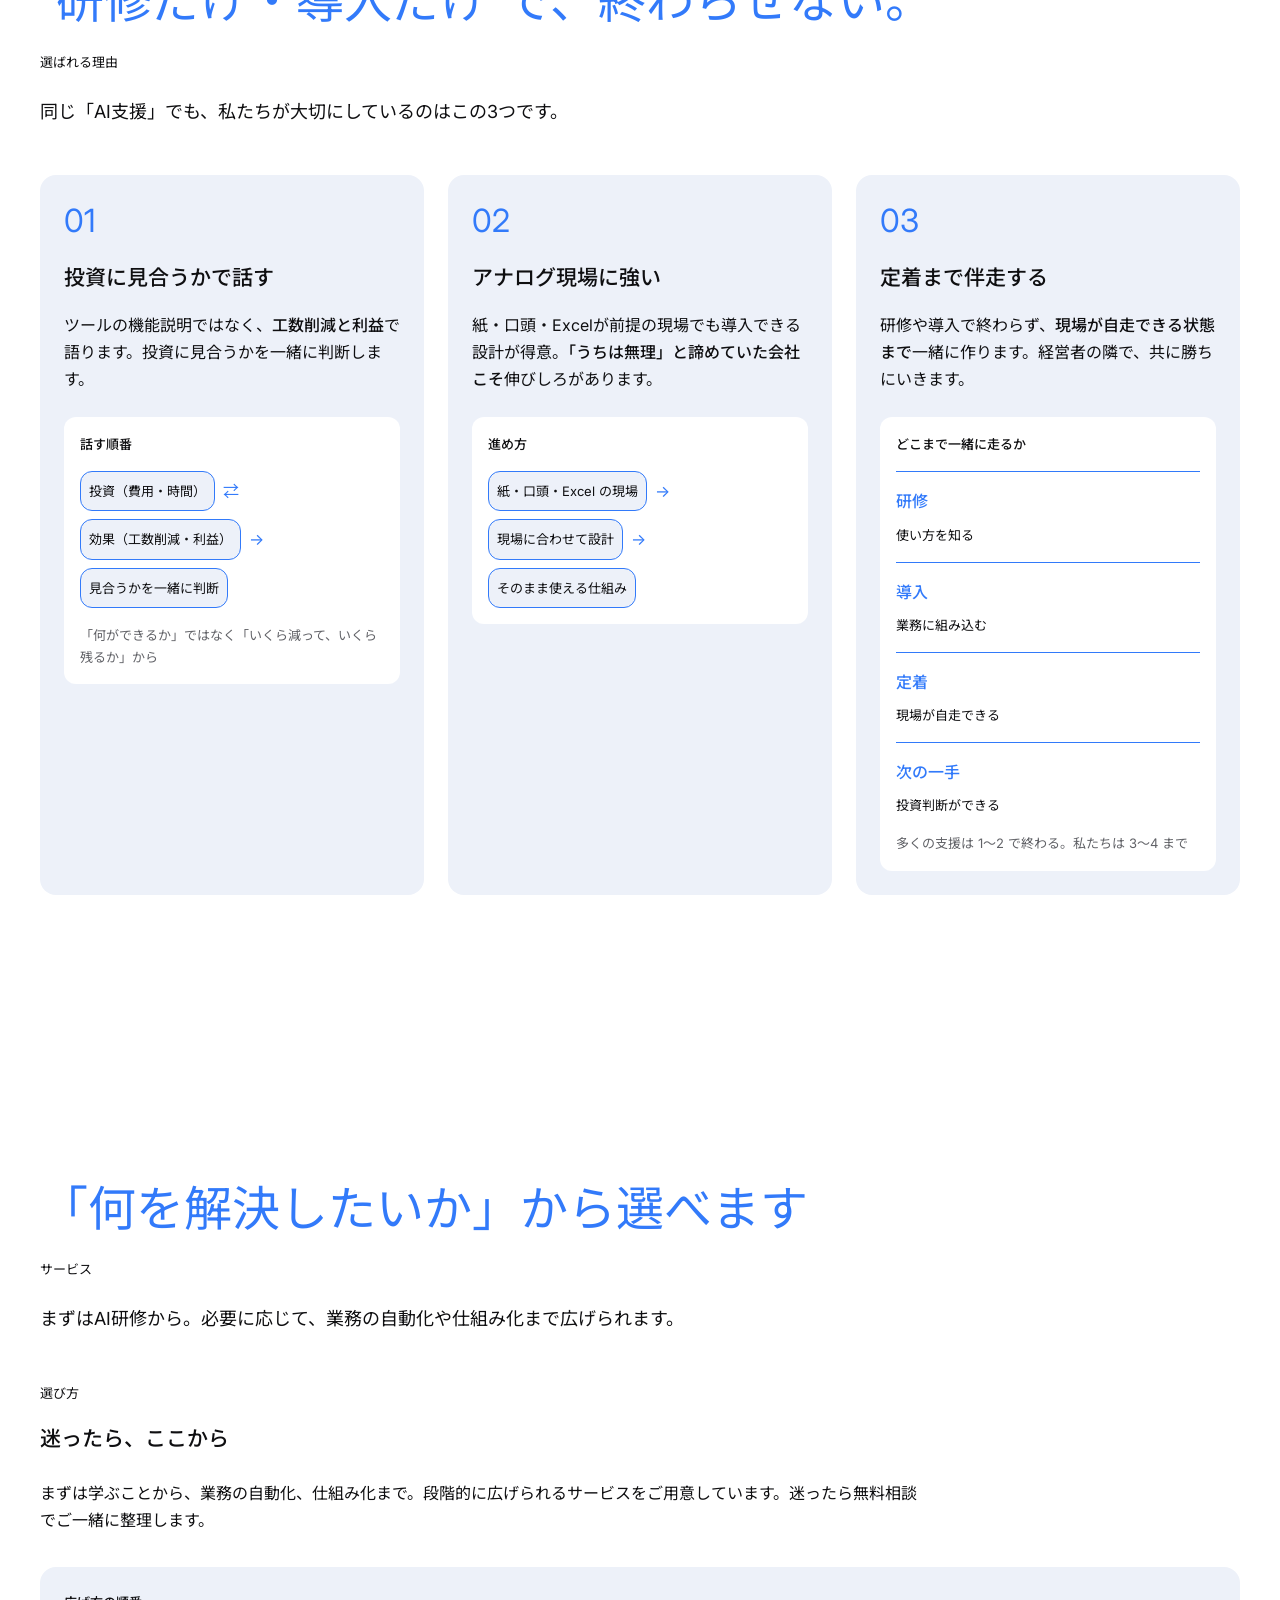
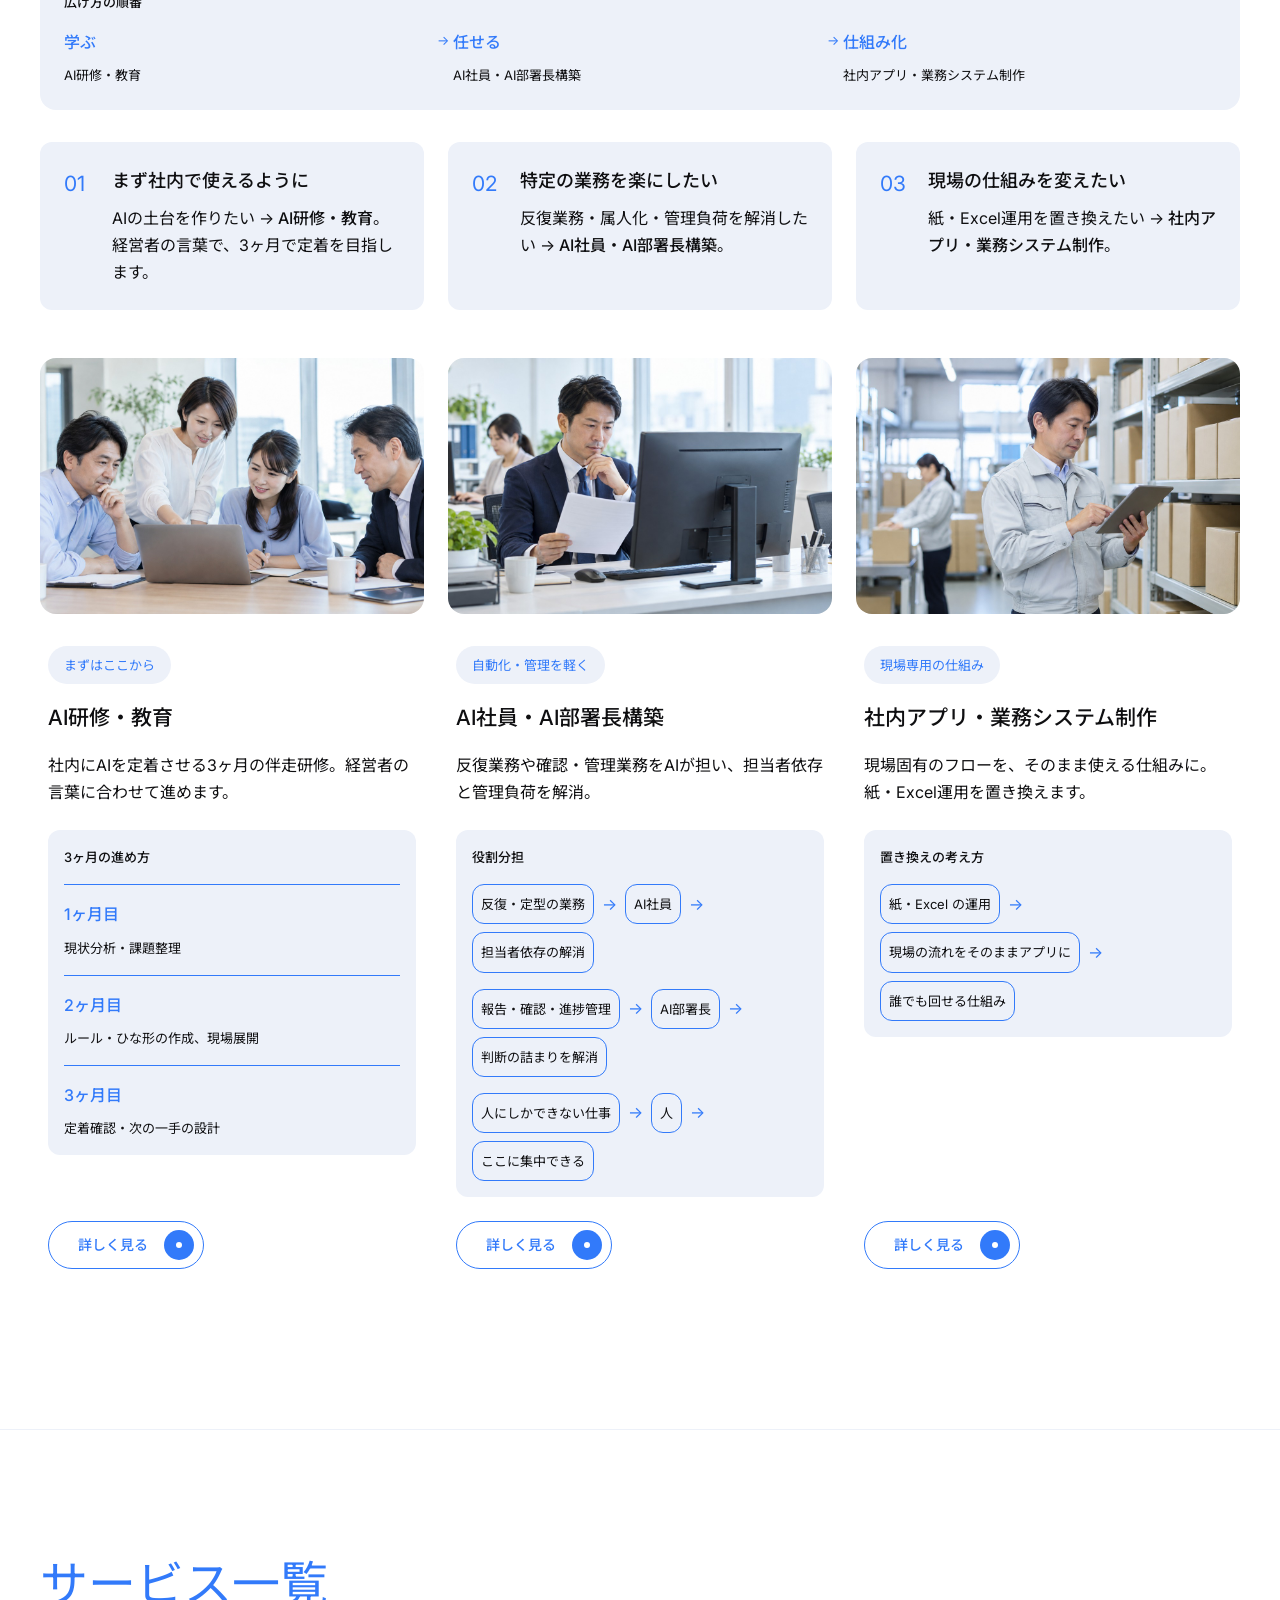
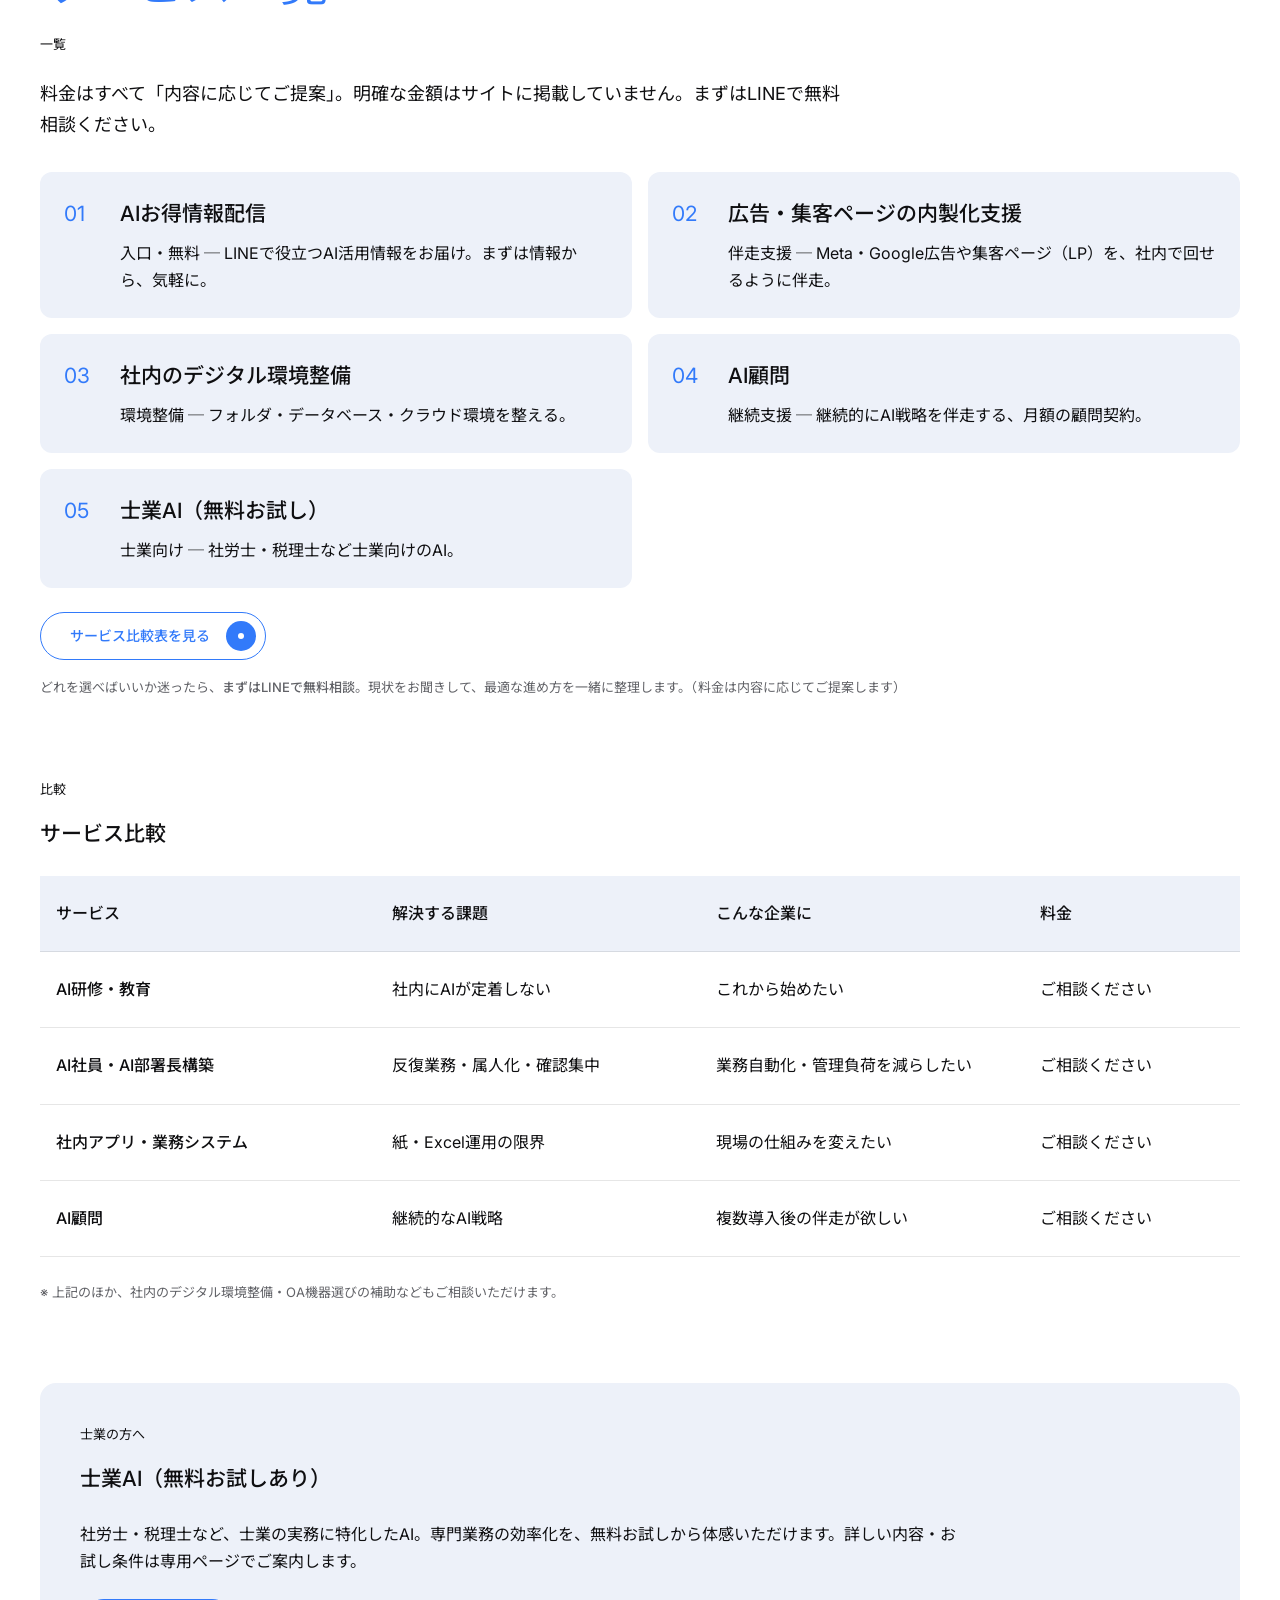
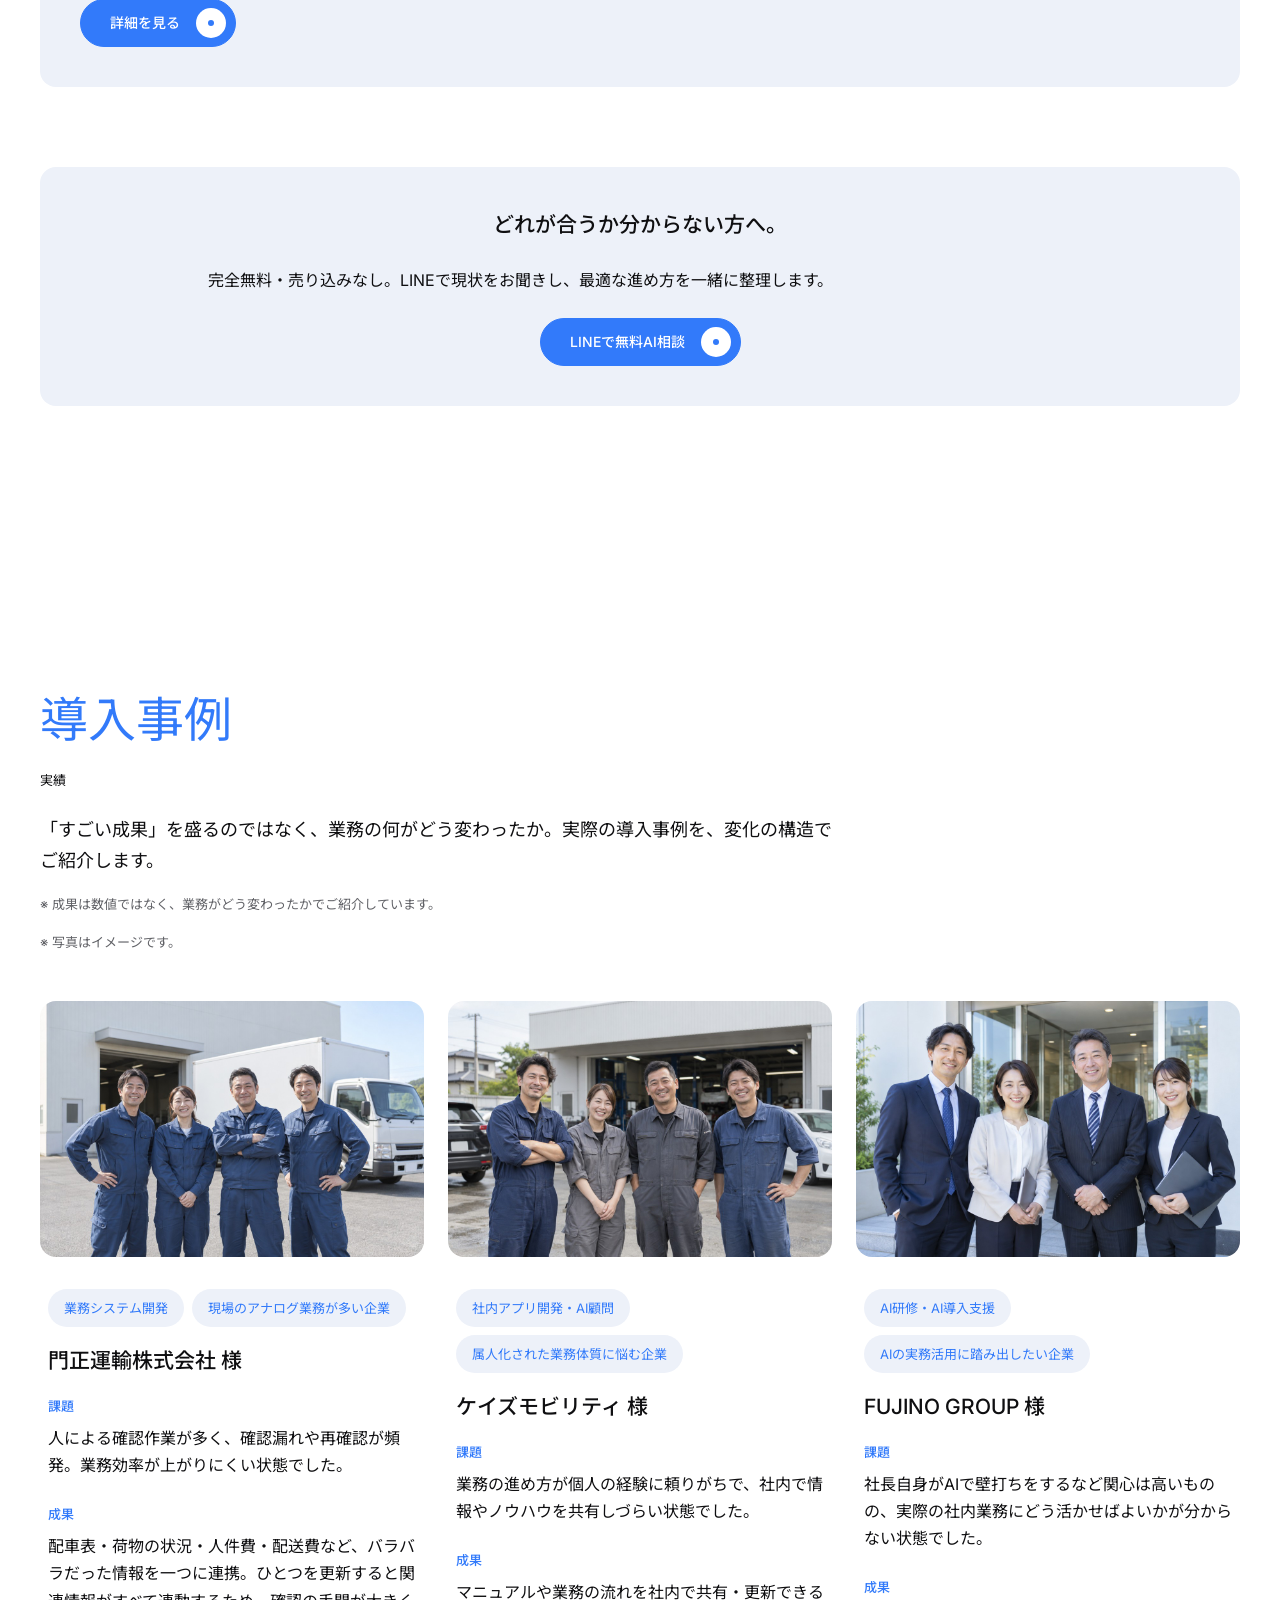
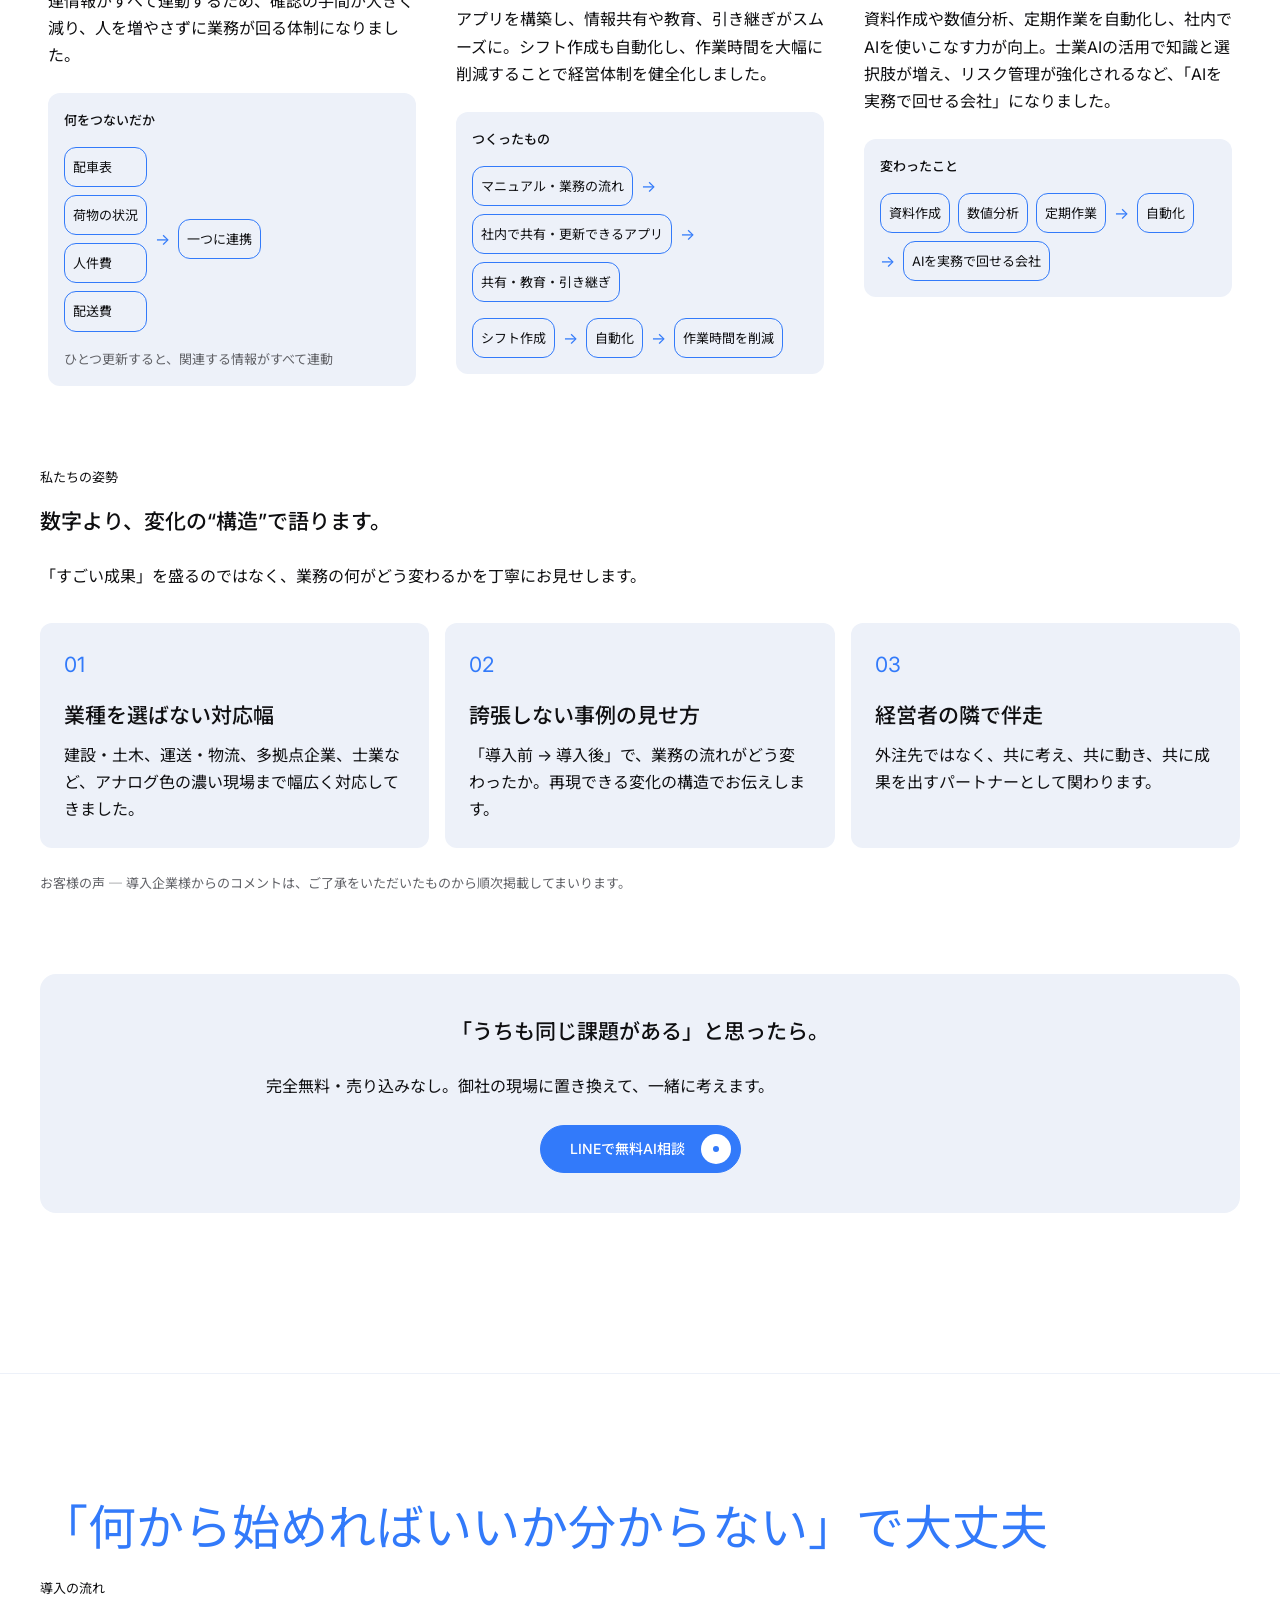
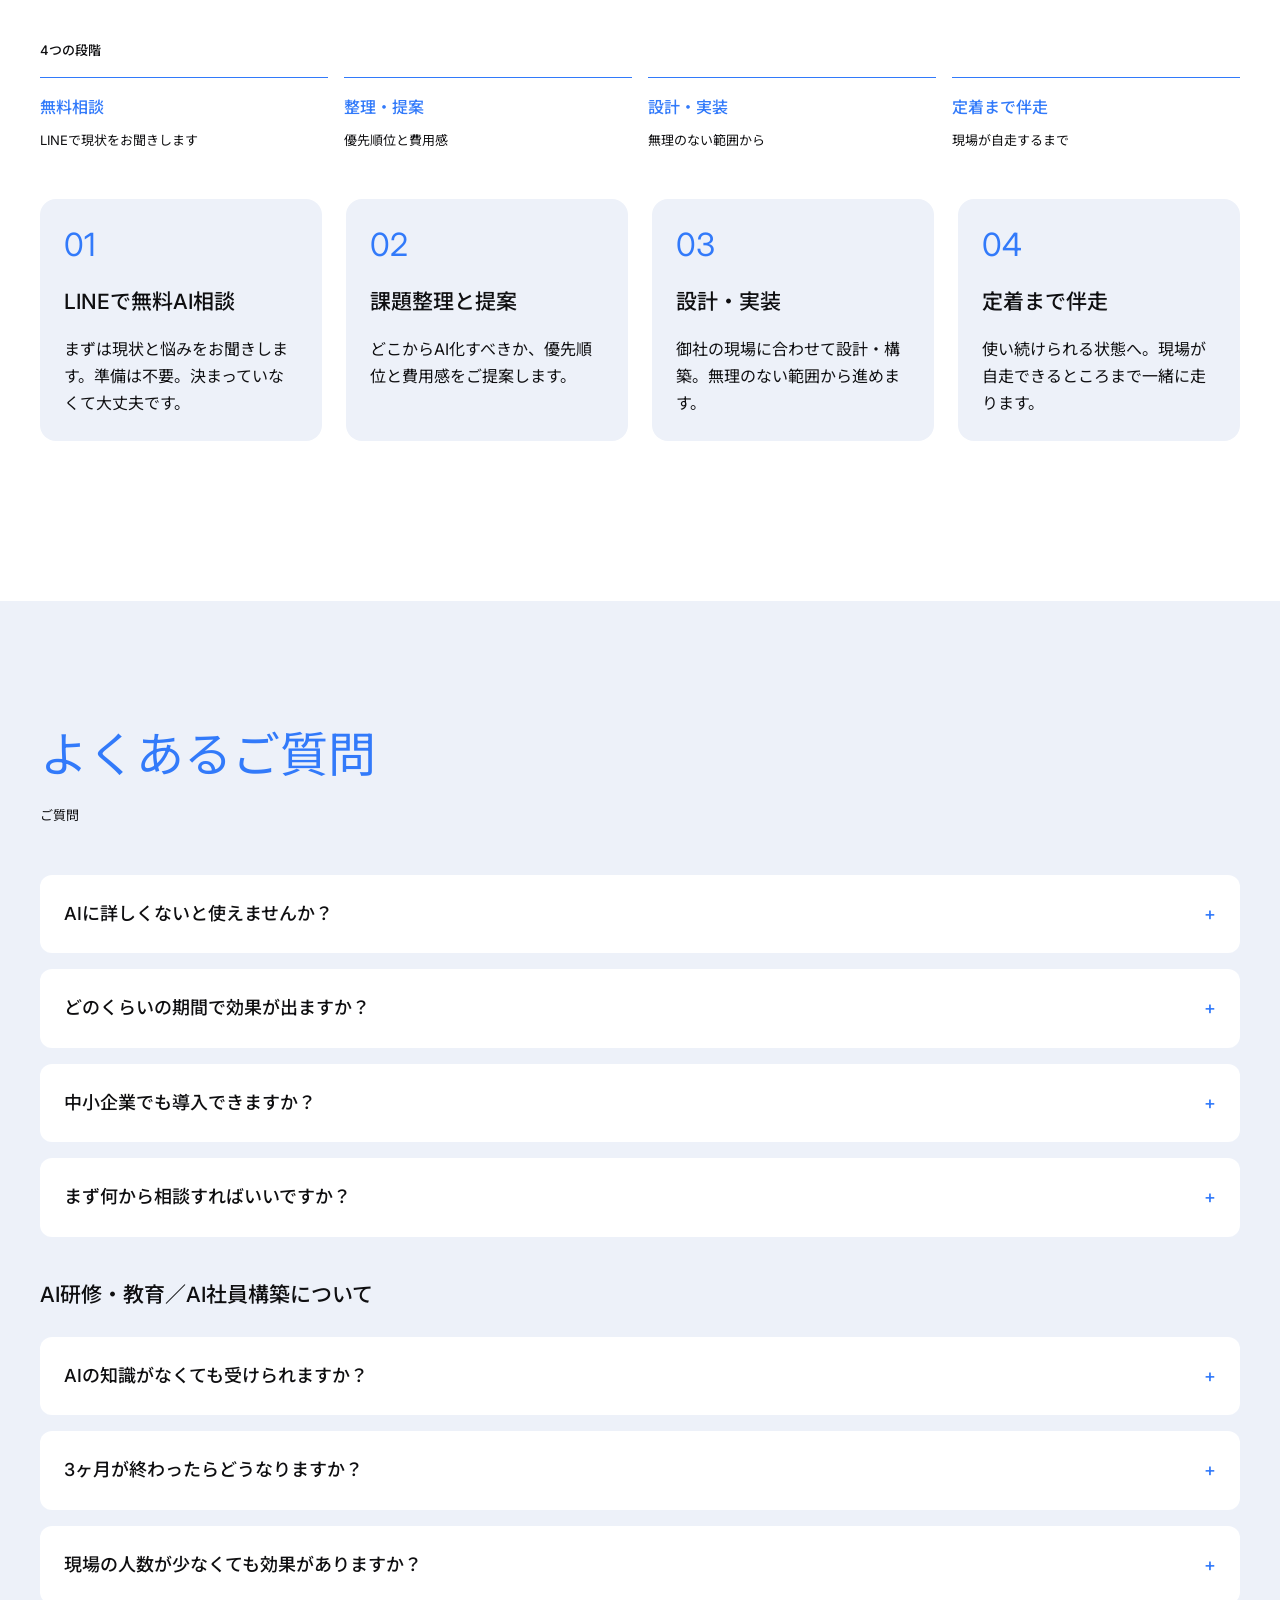
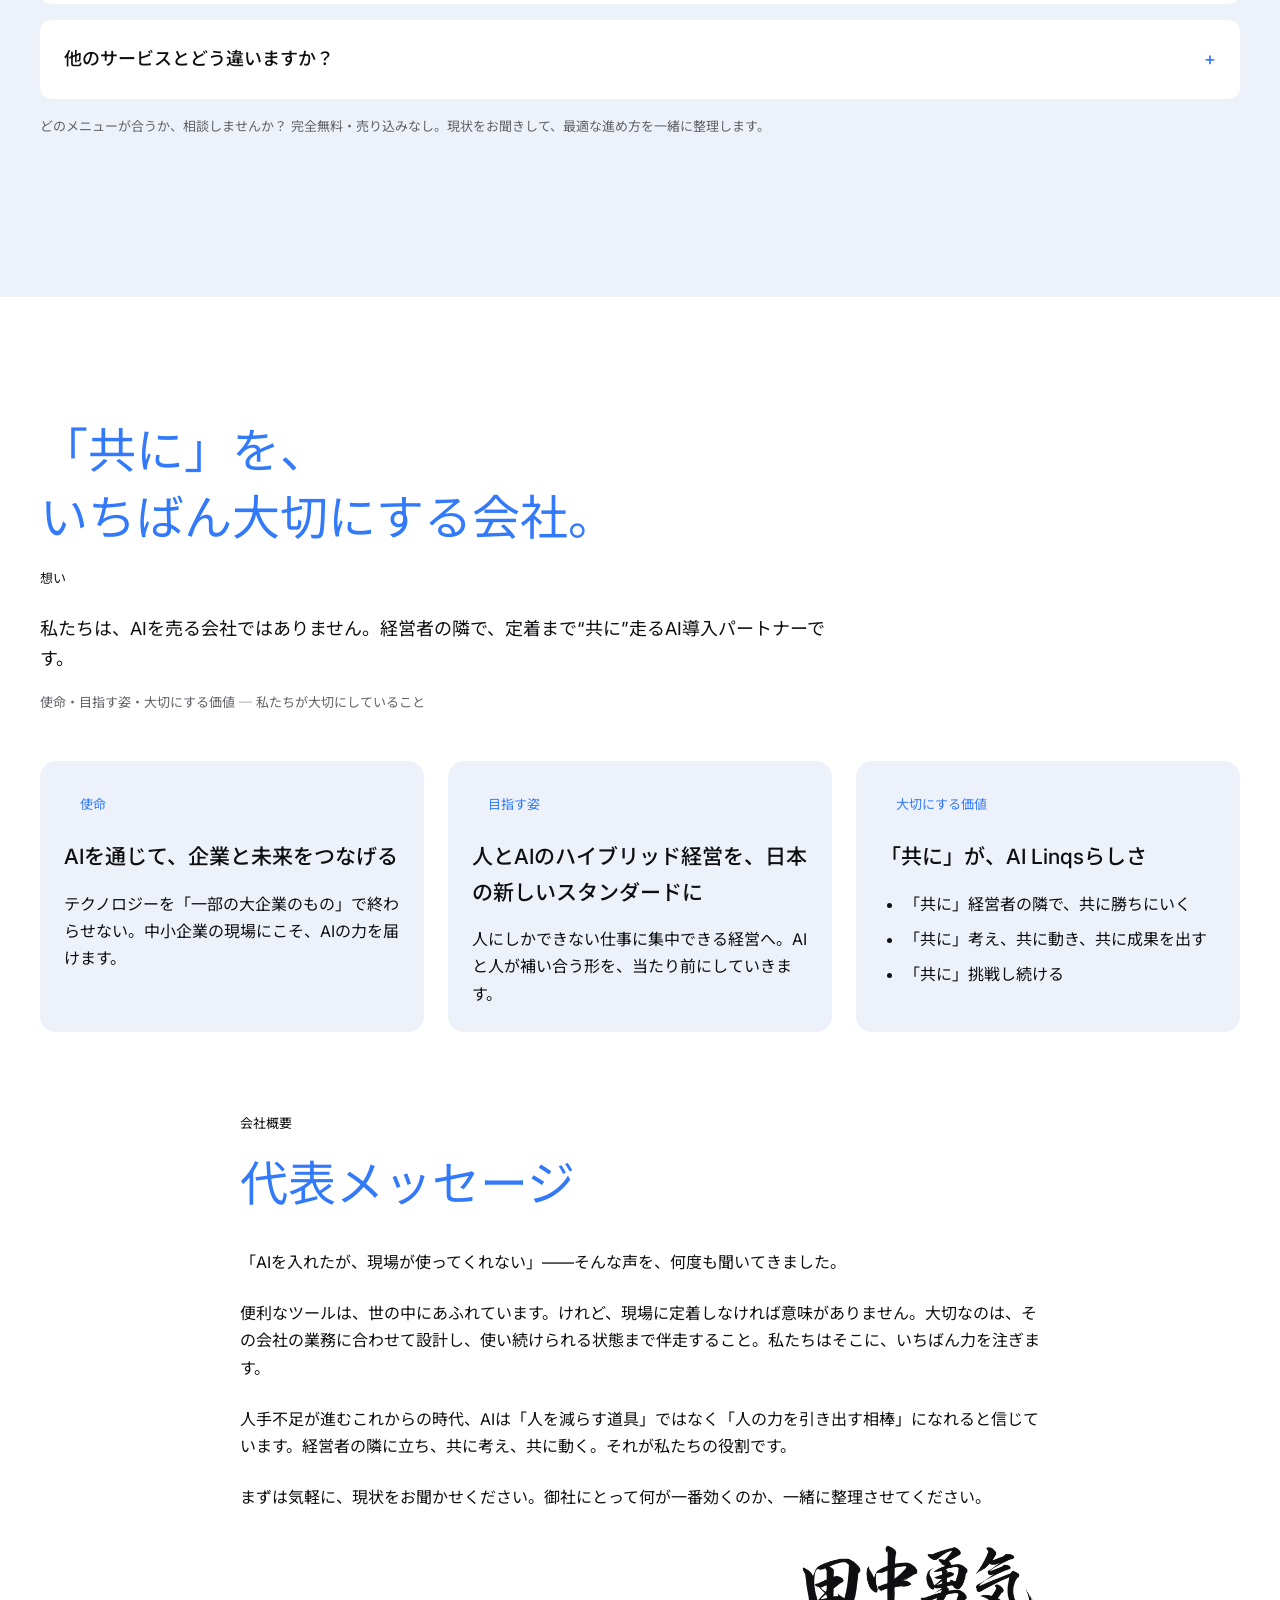
<file: _v3.0-index.html>
<!DOCTYPE html>
<html lang="ja">
<head><meta charset="UTF-8"><meta name="viewport" content="width=device-width, initial-scale=1.0"><meta name="robots" content="noindex,nofollow"><title>AI Linqs｜中小企業のためのAI導入パートナー｜研修から定着まで“共に”</title><meta name="description" content="AI Linqsは、研修やツール導入で終わらせず、御社の現場に合わせてAIを設計し定着まで伴走するAI導入パートナーです。属人化・確認待ち・人手不足の課題を、経営者と“共に”解決します。まずはLINEで無料相談を。"><meta name="theme-color" content="#FFFFFF"><link rel="icon" sizes="32x32" href="assets/favicon-32.png"><link rel="icon" sizes="192x192" href="assets/favicon-192.png"><link rel="apple-touch-icon" sizes="180x180" href="assets/favicon-180.png"><link rel="preconnect" href="https://fonts.googleapis.com"><link rel="preconnect" href="https://fonts.gstatic.com" crossorigin><link href="https://fonts.googleapis.com/css2?family=Inter:wght@400;500;600&amp;family=Noto+Sans+JP:wght@400;500&amp;display=swap" rel="stylesheet"><style>
:root{--white:#FFFFFF;--surface:#EDF1F9;--blue:#327AFA;--ink:#0F0F11;--muted:#616267;--faint:#9798A1;--line:rgba(15,15,17,.1)}
*{box-sizing:border-box}html{scroll-padding-top:112px}body{margin:0;background:var(--white);color:var(--ink);font-family:"Inter","Noto Sans JP",sans-serif;font-size:16px;font-weight:400;line-height:1.7;overflow-wrap:anywhere}h1,h2,h3,h4,p,ul,ol,dl,figure{margin:0}h1,h2{font-weight:400;line-height:1.4}h2{font-size:48px;color:var(--blue)}h3{font-size:21px;font-weight:500;line-height:1.7}h4,b,strong,th,dt{font-weight:500}h4{font-size:18px}a{color:var(--blue);text-underline-offset:4px}button{font:inherit;cursor:pointer}img{display:block;max-width:100%;object-fit:cover}ul,ol{padding-left:24px}p+ p{margin-top:16px}[hidden]{display:none!important}:focus-visible{outline:1px solid var(--blue);outline-offset:4px}section,[id]{scroll-margin-top:112px}.container{width:calc(100% - 64px);max-width:1200px;margin-inline:auto}.section{padding:120px 0 160px}.section-head{margin-bottom:48px}.section-head>h2{max-width:1040px}.section-head>.eyebrow,.section-head>.slide__tag{margin-top:16px;font-size:13px;color:var(--ink)}.section-head>.slide__lead{max-width:800px;margin-top:24px;font-size:18px}.section-head>.slide__note{margin-top:16px}.eyebrow,.slide__tag{font-size:13px}.slide__lead{line-height:1.7}.note,.slide__note,.fig__note,.contact__privacy,.modal__updated{font-size:13px;color:var(--muted)}.note,.slide__note{margin-top:24px}.todo{font-size:13px;color:var(--muted)}.grid3,.grid4{display:grid;grid-template-columns:repeat(3,minmax(0,1fr));gap:24px}.grid4{grid-template-columns:repeat(4,minmax(0,1fr))}.grid3>*,.grid4>*{min-width:0}.card{background:var(--surface);border-radius:16px;padding:24px;display:flex;flex-direction:column;gap:24px}.card-body{display:flex;flex-direction:column;align-items:flex-start;gap:16px;flex:1;min-width:0}.card-body>p+p{margin-top:0}.card-body>h3{font-size:21px;color:var(--ink)}.card-body>.slide__tag{border-radius:9999px;background:var(--surface);padding:8px 16px;color:var(--blue)}.card-body>.slide__num{color:var(--blue);font-size:32px;line-height:1.4}.card-body>.slide__actions{margin-top:auto;padding-top:8px;width:100%}.photo{width:100%;aspect-ratio:3/2;height:auto;border-radius:16px;object-fit:cover}.placeholder{display:grid;place-items:center;background:var(--surface);color:var(--faint);font-size:13px}.card:has(.photo){background:var(--white);padding:0}.card:has(.photo)>.card-body{padding:8px 8px 0}.card .fig{width:100%;margin-top:8px;padding:16px;background:var(--white);border-radius:12px}.card:has(.photo) .fig{background:var(--surface)}.fig__cap{font-size:13px;font-weight:500;margin-bottom:16px}.fig__note{margin-top:16px}.flow,.lane,.converge{display:flex;flex-wrap:wrap;align-items:center;gap:8px}.flow+.flow,.lane+.lane{margin-top:16px}.node{display:block;border:1px solid var(--blue);border-radius:12px;padding:8px;font-size:13px;max-width:100%;background:var(--surface)}.arrow{color:var(--blue);font-size:16px}.converge__list{display:grid;gap:8px}.tl{list-style:none;display:flex;gap:16px;padding:0}.tl>li{flex:1;min-width:0;font-size:13px;border-top:1px solid var(--blue);padding-top:16px}.tl b{display:block;font-size:16px;color:var(--blue);margin-bottom:8px}.card .tl{flex-direction:column}.mini{list-style:none;padding:0;margin-top:32px;display:grid;gap:16px}.mini>li{display:flex;gap:24px;padding:24px;background:var(--surface);border-radius:12px}.mini>li>span:first-child{color:var(--blue);font-size:21px;white-space:nowrap;flex:0 0 32px;width:32px}.mini>li>span:last-child{min-width:0}.mini b{display:block;font-size:21px;margin-bottom:8px}.subsection{margin-top:80px}.subsection>.slide__tag{margin-bottom:16px}.subsection>h3{margin-bottom:24px}.subsection>.slide__lead{max-width:880px}.subsection>.fig{margin-top:32px}.slide__actions{margin-top:24px}.btn{position:relative;display:inline-flex;align-items:center;justify-content:space-between;gap:16px;min-height:48px;max-width:100%;padding:8px 9px 8px 29px;border:1px solid var(--blue);border-radius:9999px;background:var(--white);color:var(--blue);text-decoration:none;font-size:14px;font-weight:500;line-height:1.4;transition:background-color .3s ease,color .3s ease}.btn:after{content:"";display:block;flex:0 0 30px;width:30px;height:30px;border-radius:9999px;background:var(--blue)}.btn:before{content:"";position:absolute;right:21px;top:50%;width:6px;height:6px;margin-top:-3px;border-radius:9999px;background:var(--white);z-index:1}.btn:hover{background:var(--blue);color:var(--white)}.btn:hover:after{background:var(--white)}.btn:hover:before{background:var(--blue)}.btn[data-line-cta]{background:var(--blue);color:var(--white)}.btn[data-line-cta]:after{background:var(--white)}.btn[data-line-cta]:before{background:var(--blue)}.btn[data-line-cta]:hover{background:var(--white);color:var(--blue)}.btn[data-line-cta]:hover:after{background:var(--blue)}.btn[data-line-cta]:hover:before{background:var(--white)}.site-header{position:fixed;inset:0 0 auto;z-index:20;background:var(--white);border-bottom:1px solid var(--surface)}.header-inner{max-width:1200px;width:calc(100% - 64px);min-height:96px;margin:auto;display:flex;align-items:center;justify-content:space-between;gap:24px}.logo{font-size:24px;line-height:1.4;font-weight:500;white-space:nowrap;text-decoration:none;color:var(--blue)}.pill-nav{display:flex;padding:8px;background:var(--surface);border-radius:9999px;gap:0}.pill-nav a,.sp-menu a[data-spy]{color:var(--ink);border-radius:9999px;text-decoration:none;font-size:13px;padding:8px 16px;white-space:nowrap;transition:background-color .3s ease,color .3s ease}.pill-nav a.is-active,.sp-menu a.is-active{background:var(--blue);color:var(--white)}.header-end{display:flex;align-items:center;gap:16px}.burger{display:none;border:1px solid var(--blue);border-radius:9999px;width:48px;height:48px;background:var(--white);padding:16px 8px}.burger span{display:block;height:1px;background:var(--blue);margin:0 0 8px}.burger span:last-child{margin-bottom:0}.sp-menu{padding:16px 24px 24px;background:var(--surface)}.sp-menu a{display:block;margin-top:8px}.sp-menu .btn{display:flex}.skip{position:fixed;left:16px;top:-160px;z-index:40;background:var(--white);padding:16px;border:1px solid var(--blue);border-radius:9999px}.skip:focus{top:16px}#hero{padding:112px 0 0}#hero .container{width:calc(100% - 32px)}.hero-frame{position:relative;background:var(--white);border:1px solid var(--surface);border-radius:24px;padding:16px}.hero-image{width:100%;height:600px;border-radius:16px;object-position:left center}.hero-copy{position:absolute;top:48px;bottom:48px;left:48px;width:44%;display:flex;flex-direction:column;justify-content:center;align-items:flex-start;gap:24px}.hero__place{font-size:13px}.hero-copy h1{font-size:40px;color:var(--blue)}.hero-copy .slide__lead{font-size:16px;max-width:480px}.hero-copy .btn{flex-shrink:0}.hero__chips{display:flex;flex-wrap:wrap;gap:8px;list-style:none;padding:0}.hero__chips li{background:var(--white);padding:8px 16px;border-radius:9999px;font-size:13px}#philosophy{padding-bottom:120px}.principle{padding:0 16px}.principle .eyebrow{color:var(--blue);margin-bottom:24px}.principle h2{font-size:48px;margin-bottom:24px}.principle p{font-size:16px}#future{border-top:1px solid var(--surface)}.calculation{border-top:1px solid var(--line);padding-top:24px;margin-top:auto;width:100%}.small-label{display:inline-block;background:var(--blue);color:var(--white);border-radius:4px;padding:0 8px;font-size:13px;margin-bottom:16px}.calculation strong{color:var(--blue)}.consult-frame,.contact-frame{background:var(--surface);border-radius:32px;padding:64px}.consult-frame .subsection{margin-top:40px}.consult-frame>.btn{margin-top:40px}.icons3{display:grid;grid-template-columns:repeat(3,minmax(0,1fr));gap:24px}.icons3>div{background:var(--white);border-radius:12px;padding:24px}.icons3 b{display:block;color:var(--blue);font-size:21px;margin-bottom:16px}#guide{margin:0 0 48px}#guide>.fig{padding:24px;border-radius:16px;background:var(--surface)}#guide .tl{align-items:flex-start}#guide .tl>li{border:0;padding-top:0}#guide .tl>li+li:before{content:"→";color:var(--blue);float:left;margin-left:-16px}#guide>.mini{grid-template-columns:repeat(3,minmax(0,1fr));gap:24px}#guide .mini>li{padding:24px;gap:16px}#guide .mini b{font-size:18px}#lineup{background:var(--white);border-top:1px solid var(--surface)}#lineup .section-head>.mini{grid-template-columns:repeat(2,minmax(0,1fr))}.panel,.cta-panel{background:var(--surface);padding:40px;border-radius:16px}.cta-panel{text-align:center}.table-wrap{width:100%;overflow-x:auto;margin-top:24px}.compare{width:100%;border-collapse:collapse;table-layout:fixed;font-size:16px;text-align:left}.compare th,.compare td{padding:24px 16px;border-bottom:1px solid var(--line);vertical-align:top;overflow-wrap:anywhere}.compare thead{background:var(--surface)}.compare th:first-child{width:28%}.compare th:last-child{width:18%}.tags{display:flex;flex-wrap:wrap;gap:8px}.tags>span{display:block;background:var(--surface);color:var(--blue);border-radius:9999px;font-size:13px;padding:8px 16px}.case>div+div{margin-top:24px}.case dt{font-size:13px;color:var(--blue);margin-bottom:8px}.case dd{margin:0}#stance .mini{grid-template-columns:repeat(3,minmax(0,1fr))}#stance .mini>li{display:block}#stance .mini>li>span:first-child{display:block;margin-bottom:16px}#process{background:var(--white);border-top:1px solid var(--surface)}#process .section-head>.fig{margin-top:40px}#faq{background:var(--surface)}#faq .section-head{margin:0}.faq{margin-top:48px}details{background:var(--white);border-radius:12px;padding:24px;margin-bottom:16px}summary{cursor:pointer;font-size:18px;font-weight:500;padding-right:24px;position:relative;list-style:none}summary::-webkit-details-marker{display:none}.faq__pm{position:absolute;right:0;top:0;color:var(--blue)}.faq__pm:after{content:"+"}details[open] .faq__pm:after{content:"−"}.faq__a{padding-top:24px;color:var(--muted)}.faq-group__title{font-size:21px;font-weight:500;margin:40px 0 24px}.message-block{max-width:800px;margin-inline:auto}.message-block h2{margin:16px 0 32px}.message p{margin-top:24px}.message__sign{width:240px;height:auto;margin:32px 0 0 auto}.prose ul{margin:24px 0}.prose li+li,.dash li+li{margin-top:8px}.info{margin-top:24px}.info>div{display:grid;grid-template-columns:192px minmax(0,1fr);gap:24px;padding:24px 0;border-bottom:1px solid var(--line)}.info dd{margin:0}#contact .section-head{text-align:center}#contact .section-head>h2,#contact .section-head>.slide__lead{margin-inline:auto}.line-card{text-align:center;max-width:640px;margin:auto}.line-card__qr img{width:160px;height:160px;margin:0 auto 24px;border-radius:16px}.line-card>p{margin-top:16px}.line-card>.btn{margin-top:24px}.line-card>small{display:block;font-size:13px;color:var(--muted);margin-top:24px}.contact__privacy{max-width:640px;margin:32px auto 0}.footer{margin:0 16px 16px;padding:64px 0 32px;border-radius:24px;background:var(--blue);color:var(--white)}.footer a{color:var(--white)}.footer :focus-visible{outline-color:var(--white)}.footer__grid{display:grid;grid-template-columns:1fr 1fr;gap:40px}.footer__desc{margin-top:24px;font-size:13px}.footer__nav{grid-column:1/-1}.footer__nav ul{display:flex;flex-wrap:wrap;gap:24px;list-style:none;padding:0}.footer__nav a{text-decoration:none;font-size:13px}.footer__copy{margin-top:48px;font-size:13px}.modal{width:calc(100% - 32px);max-width:880px;max-height:calc(100dvh - 48px);padding:40px;border:1px solid var(--surface);border-radius:24px;background:var(--white);color:var(--ink);overscroll-behavior:contain}.modal::backdrop{background:rgba(15,15,17,.5)}.modal__head{display:flex;justify-content:space-between;align-items:flex-start;gap:24px;margin-bottom:32px}.modal__head h2{font-size:32px}.modal__head form{flex-shrink:0}.modal h3{margin:32px 0 16px}.modal p{margin-top:16px}.modal ul{margin-top:16px}.modal .row{padding:24px 0;border-top:1px solid var(--line)}.modal .row p{margin-top:8px}.modal .price{color:var(--blue)}.ba{display:grid;grid-template-columns:1fr 32px 1fr;align-items:center;gap:16px;margin:32px 0}.ba__col{background:var(--surface);border-radius:12px;padding:24px}.ba__h{font-weight:500}.ba__arrow{color:var(--blue)}.sticky-cta{display:none;position:fixed;bottom:16px;left:16px;right:16px;z-index:15}.sticky-cta .btn{width:100%;max-width:400px;margin:auto;display:flex}.test-badge{position:fixed;left:16px;bottom:16px;z-index:16;font-size:13px;color:var(--muted);background:var(--surface);border-radius:9999px;padding:8px 16px}
@media(min-width:1001px){#philosophy .grid3{gap:24px}.principle+.principle{border-left:1px solid var(--surface)}}
@media(max-width:1100px){.pill-nav{display:none}.burger{display:block}.hero-copy{position:static;width:auto;padding:32px 24px;gap:24px}.hero-copy h1{font-size:40px}.hero-copy .slide__lead{max-width:720px}.hero-image{height:auto;aspect-ratio:2048/679}.grid3{gap:16px}.card{padding:24px 16px}.icons3{gap:16px}.consult-frame,.contact-frame{padding:40px}.principle{padding:0}.principle h2{font-size:32px}.principle .slide__lead br{display:none}#guide>.mini{grid-template-columns:1fr}#guide .mini>li{padding:24px}.grid4{grid-template-columns:repeat(2,minmax(0,1fr))}.btn{font-size:13px}.card .btn{padding-left:16px}.footer__grid{gap:24px}}
@media(max-width:800px){h2{font-size:32px}.section{padding:80px 0}.container{width:calc(100% - 48px)}.section-head{margin-bottom:32px}.grid3{grid-template-columns:1fr;gap:24px}.principle h2{font-size:32px}.principle+.principle{padding-top:24px;border-top:1px solid var(--surface)}.principle .slide__lead br{display:initial}#philosophy{padding:80px 0}.card{padding:24px}.card .tl{flex-direction:row}.card-body{gap:16px}.card:has(.photo)>.card-body{padding:0 8px 8px}.icons3{grid-template-columns:1fr}.subsection{margin-top:64px}.consult-frame,.contact-frame{padding:32px 24px}.panel,.cta-panel{padding:32px 24px}#stance .mini,#lineup .section-head>.mini{grid-template-columns:1fr}.compare{font-size:13px}.compare th,.compare td{padding:16px 8px}.footer__grid{grid-template-columns:1fr}.info>div{grid-template-columns:112px minmax(0,1fr);gap:16px}.sticky-cta.is-show{display:block}body:has(.sticky-cta.is-show) .test-badge{bottom:80px}.modal{padding:24px}.modal__head{flex-direction:column}.modal__head h2{font-size:30px}.ba{grid-template-columns:1fr}.ba__arrow{text-align:center}.message__sign{width:200px}}
@media(max-width:480px){.container{width:calc(100% - 32px)}.header-inner{min-height:80px;width:calc(100% - 32px);gap:8px}.header-end{gap:8px}.header-end>.btn{display:none}.logo{font-size:24px}#hero{padding-top:96px}.hero-frame{padding:16px}.hero-copy{padding:24px 0 8px}.hero-copy h1{font-size:30px}.hero-copy .slide__lead{font-size:16px}.hero__place{font-size:13px}.hero__chips{gap:8px}.hero__chips li{padding:8px;font-size:13px;background:var(--surface)}.section-head>.slide__lead{font-size:16px}.grid4{grid-template-columns:1fr}.card .tl{flex-direction:column}.consult-frame,.contact-frame{padding:32px 16px}.tl{gap:16px;flex-wrap:wrap}.tl>li{flex-basis:40%}#guide .tl{flex-wrap:nowrap}#guide .tl b{font-size:16px}#guide>.fig{padding:24px 16px}#guide .tl>li{font-size:13px}.compare th,.compare td{padding:16px 8px}.compare th:first-child{width:26%}.compare th:last-child{width:20%}.info>div{grid-template-columns:1fr;gap:8px}details{padding:24px 16px}summary{font-size:16px}.footer{padding:48px 0 32px}.footer__nav ul{gap:16px}.message-block h2{font-size:32px}.modal .btn{min-width:144px}}
@media(max-width:767px){.test-badge{display:none}}
@media(prefers-reduced-motion:reduce){*,*:before,*:after{transition:none!important;animation:none!important;scroll-behavior:auto!important}}
</style></head>
<body><a class="skip" href="#philosophy">本文へスキップ</a><header class="site-header" id="header"><div class="header-inner"><a class="logo" href="#hero" aria-label="AI Linqs トップへ">AI Linqs</a><nav class="pill-nav" aria-label="グローバルナビゲーション"><a href="#service" data-spy>サービス</a><a href="#works" data-spy>実績</a><a href="#process" data-spy>流れ</a><a href="#company" data-spy>会社概要</a><a href="#contact" data-spy>お問い合わせ</a></nav><div class="header-end"><a class="btn" href="#contact" data-line-cta>LINEで無料相談</a><button class="burger" id="burger" type="button" aria-label="メニューを開く" aria-expanded="false" aria-controls="spMenu"><span></span><span></span></button></div></div><nav class="sp-menu" id="spMenu" aria-label="スマートフォン用メニュー" hidden><a href="#service" data-spy>サービス</a><a href="#works" data-spy>実績</a><a href="#process" data-spy>流れ</a><a href="#company" data-spy>会社概要</a><a href="#contact" data-spy>お問い合わせ</a><a class="btn" href="#contact" data-line-cta>LINEで無料相談</a></nav></header><main><section class="section " id="hero"><div class="container"><div class="hero-frame"><img class="hero-image" src="assets/key-visual.jpg" alt="" width="2048" height="679" fetchpriority="high"><div class="hero-copy"><p class="hero__place">中小企業のための AI 導入パートナー — KOBE, JAPAN</p>
      <h1>人とAIの<br>ハイブリッド経営を、<br>当たり前に。</h1>
      <p class="slide__lead reveal">研修やツール導入で終わらせない。御社の現場に合わせてAIを設計し、使い続けられる状態まで“共に”伴走する。それがAI Linqsです。</p>
      <a class="btn" href="#contact" data-line-cta>LINEで無料相談</a><ul class="hero__chips reveal"><li>完全無料</li><li>売り込みなし</li><li>LINEで気軽に</li></ul></div></div></div></section>
<section class="section " id="philosophy"><div class="container"><div class="grid3"><article id="ch-connection" class="principle"><p class="eyebrow reveal">つながり</p>
      <h2 class="slide__title slide__title--xl reveal">人の力を、<br>AIで引き出す。</h2>
      <p class="slide__lead reveal">AIは、人を減らすための道具じゃない。<br>一人ひとりが本来の仕事に集中できるように。<br>人と人の“つながり”を、取り戻すために。</p></article>
<article id="ch-partnership" class="principle"><p class="eyebrow reveal">伴走</p>
      <h2 class="slide__title slide__title--xl reveal">ともに考え、<br>ともに動く。</h2>
      <p class="slide__lead reveal">外注先ではなく、伴走者として。<br>御社の現場に入り込み、課題を一緒に解く。<br>経営者の隣で、共に勝ちにいくパートナーへ。</p></article>
<article id="ch-future" class="principle"><p class="eyebrow reveal">未来</p>
      <h2 class="slide__title slide__title--xl reveal">テクノロジーが、<br>地域の未来を変える。</h2>
      <p class="slide__lead reveal">人とAIのハイブリッド経営を、日本の新しいスタンダードに。<br>その一歩を、淡路から、御社から。</p></article>
</div></div></section>
<section class="section " id="future"><div class="container"><div class="section-head"><h2>AIがいる会社の、1日。</h2><p class="eyebrow">導入後の姿</p></div><div class="grid3"><article class="card"><img class="photo" src="assets/future-morning.jpg" alt="" width="1200" height="800" loading="lazy" decoding="async"><div class="card-body"><h3>朝 ─ 報告が、まとまって届く。</h3><p>報告・確認・進捗管理をAIが整理。確認のために手を止める時間が減ります。</p></div></article>
<article class="card"><img class="photo" src="assets/future-noon.jpg" width="1200" height="800" loading="lazy" decoding="async" alt=""><div class="card-body"><h3>昼 ─ 社員が、本来の仕事に集中する。</h3><p>反復・定型の業務はAIが担当。人にしかできない仕事に時間を使えます。</p></div></article>
<article class="card"><img class="photo" src="assets/future-evening.jpg" width="1200" height="800" loading="lazy" decoding="async" alt=""><div class="card-body"><h3>夕方 ─ 社長に、次の一手を考える時間がある。</h3><p>判断や承認が社長に集中しない体制へ。次の投資判断に時間を使えます。</p></div></article>
</div></div></section>
<section class="section " id="loss"><div class="container"><div class="section-head"><h2>導入していないだけで、<br>もう損をしているかもしれません。</h2><p class="eyebrow">いまの損</p><p>こんな状況、ありませんか？</p><p>ひとつでも当てはまるなら、AIで変えられる余地があります。</p></div><div class="grid3"><article class="card" id="issue-1"><div class="card-body"><span class="slide__num reveal" aria-hidden="true">01</span>
      <h3 class="slide__title reveal">確認が、社長に集まる</h3>
      <p class="slide__lead reveal">判断や承認が経営者に集中し、<strong>売上が伸びるほど業務が詰まる</strong>。気づけば現場が止まる原因が自分になっている。</p>
      <div class="fig reveal">
        <p class="fig__cap">確認の流れ</p>
        <div class="converge"><div class="converge__list"><span class="node node--dim">現場からの確認</span><span class="node node--dim">見積の承認</span><span class="node node--dim">請求・支払いの判断</span><span class="node node--dim">採用・シフト</span></div><span class="arrow" aria-hidden="true">→</span><span class="node node--hi node--hub">社長</span></div>
        <p class="fig__note">判断や承認がひとりに集まり、待ちが発生する</p>
      </div><div class="calculation"><span class="small-label">計算の例</span><p>確認に 1 日 30 分 × 月 20 日 ＝ <strong>月に約 10 時間</strong>。社長の 1 日分以上が、確認だけで消えています。</p></div></div></article>
<article class="card" id="issue-2"><div class="card-body"><span class="slide__num reveal" aria-hidden="true">02</span>
      <h3 class="slide__title reveal">人を増やしても、ラクにならない</h3>
      <p class="slide__lead reveal">採用しても<strong>管理工数が減らず</strong>、教育の費用ばかり増える。人手は増えたのに利益改善につながらない。</p>
      <div class="fig reveal">
        <p class="fig__cap">よくある悪循環</p>
        <div class="flow"><span class="node">人を増やす</span><span class="arrow" aria-hidden="true">→</span><span class="node node--dim">管理の手間が増える</span><span class="arrow" aria-hidden="true">→</span><span class="node node--dim">教育の費用が増える</span><span class="arrow" aria-hidden="true">→</span><span class="node node--hi">利益は変わらない</span></div>
      </div><div class="calculation"><span class="small-label">計算の例</span><p>1 人採用すると、教える側の時間も毎日取られます。</p></div></div></article>
<article class="card" id="issue-3"><div class="card-body"><span class="slide__num reveal" aria-hidden="true">03</span>
      <h3 class="slide__title reveal">紙・Excel・口頭が、混在している</h3>
      <p class="slide__lead reveal">情報がバラバラで、<strong>特定の人がいないと業務が止まる</strong>。引き継ぎも属人化し、ノウハウが残らない。</p>
      <div class="fig reveal">
        <p class="fig__cap">情報のありか</p>
        <div class="flow"><span class="node node--dim">紙の帳票</span><span class="node node--dim">Excel</span><span class="node node--dim">口頭・記憶</span><span class="arrow" aria-hidden="true">→</span><span class="node">情報がバラバラ</span><span class="arrow" aria-hidden="true">→</span><span class="node node--hi">その人がいないと止まる</span></div>
      </div><div class="calculation"><span class="small-label">計算の例</span><p>探し物に 1 日 15 分 × 10 人 × 月 20 日 ＝ <strong>月に約 50 時間</strong>。</p></div></div></article>
</div><p class="note">※ 数字は計算の例です。実際の数字は、無料相談で一緒に整理します。</p></div></section>
<section class="section " id="consult"><div class="container"><div class="consult-frame"><div class="section-head"><h2>自社ではどのくらい損しているか、無料で整理します。</h2><p>完全無料・売り込みなし。LINEで現状をお聞きします。</p></div><div id="contact-step" class="subsection"><p class="slide__tag reveal">無料相談</p>
      <h3 class="slide__title reveal">無料相談で分かること</h3>
      <p class="slide__lead reveal">難しい準備は要りません。LINEで現状をお聞きし、自社のAI化ポイント・優先順位・費用感を一緒に整理します。</p>
      <div class="fig reveal">
        <div class="icons3">
          <div><b>自社のAI化余地</b>どこにAIを使う余地があるか、現状からお伝えします。</div>
          <div><b>優先順位</b>何から始めると効果が高いか、順番を整理します。</div>
          <div><b>費用感</b>どのくらいの規模・費用になりそうか、目安をお伝えします。</div>
        </div>
      </div></div><a class="btn" href="#contact" data-line-cta>LINEで無料相談</a></div></div></section>
<section class="section " id="reasons"><div class="container"><div class="section-head"><h2 class="slide__title reveal">“研修だけ・導入だけ”で、終わらせない。</h2><p class="eyebrow reveal">選ばれる理由</p>
      <p class="slide__lead reveal">同じ「AI支援」でも、私たちが大切にしているのはこの3つです。</p></div><div class="grid3"><article class="card" id="why-1"><div class="card-body"><span class="slide__num reveal" aria-hidden="true">01</span>
      <h3 class="slide__title reveal">投資に見合うかで話す</h3>
      <p class="slide__lead reveal">ツールの機能説明ではなく、<strong>工数削減と利益</strong>で語ります。投資に見合うかを一緒に判断します。</p>
      <div class="fig reveal">
        <p class="fig__cap">話す順番</p>
        <div class="flow"><span class="node node--hi">投資（費用・時間）</span><span class="arrow" aria-hidden="true">⇄</span><span class="node node--ai">効果（工数削減・利益）</span><span class="arrow" aria-hidden="true">→</span><span class="node">見合うかを一緒に判断</span></div>
        <p class="fig__note">「何ができるか」ではなく「いくら減って、いくら残るか」から</p>
      </div></div></article>
<article class="card" id="why-2"><div class="card-body"><span class="slide__num reveal" aria-hidden="true">02</span>
      <h3 class="slide__title reveal">アナログ現場に強い</h3>
      <p class="slide__lead reveal">紙・口頭・Excelが前提の現場でも導入できる設計が得意。<strong>「うちは無理」と諦めていた会社こそ</strong>伸びしろがあります。</p>
      <div class="fig reveal">
        <p class="fig__cap">進め方</p>
        <div class="flow"><span class="node node--dim">紙・口頭・Excel の現場</span><span class="arrow" aria-hidden="true">→</span><span class="node node--ai">現場に合わせて設計</span><span class="arrow" aria-hidden="true">→</span><span class="node node--hi">そのまま使える仕組み</span></div>
      </div></div></article>
<article class="card" id="why-3"><div class="card-body"><span class="slide__num reveal" aria-hidden="true">03</span>
      <h3 class="slide__title reveal">定着まで伴走する</h3>
      <p class="slide__lead reveal">研修や導入で終わらず、<strong>現場が自走できる状態まで</strong>一緒に作ります。経営者の隣で、共に勝ちにいきます。</p>
      <div class="fig reveal">
        <p class="fig__cap">どこまで一緒に走るか</p>
        <ol class="tl"><li data-n="1"><b>研修</b>使い方を知る</li><li data-n="2"><b>導入</b>業務に組み込む</li><li data-n="3" class="is-hi"><b>定着</b>現場が自走できる</li><li data-n="4" class="is-hi"><b>次の一手</b>投資判断ができる</li></ol>
        <p class="fig__note">多くの支援は 1〜2 で終わる。私たちは 3〜4 まで</p>
      </div></div></article>
</div></div></section>
<section class="section " id="service"><div class="container"><div class="section-head"><h2 class="slide__title reveal">「何を解決したいか」から選べます</h2><p class="eyebrow reveal">サービス</p>
      <p class="slide__lead reveal">まずはAI研修から。必要に応じて、業務の自動化や仕組み化まで広げられます。</p></div><div id="guide" class="subsection"><p class="slide__tag reveal">選び方</p>
      <h3 class="slide__title slide__title--m reveal">迷ったら、ここから</h3>
      <p class="slide__lead reveal">まずは学ぶことから、業務の自動化、仕組み化まで。段階的に広げられるサービスをご用意しています。迷ったら無料相談でご一緒に整理します。</p>
      <div class="fig reveal">
        <p class="fig__cap">広げ方の順番</p>
        <ol class="tl"><li data-n="1"><b>学ぶ</b>AI研修・教育</li><li data-n="2"><b>任せる</b>AI社員・AI部署長構築</li><li data-n="3"><b>仕組み化</b>社内アプリ・業務システム制作</li></ol>
      </div>
      <ul class="mini reveal">
        <li><span>01</span><span><b>まず社内で使えるように</b>AIの土台を作りたい → <strong>AI研修・教育</strong>。経営者の言葉で、3ヶ月で定着を目指します。</span></li>
        <li><span>02</span><span><b>特定の業務を楽にしたい</b>反復業務・属人化・管理負荷を解消したい → <strong>AI社員・AI部署長構築</strong>。</span></li>
        <li><span>03</span><span><b>現場の仕組みを変えたい</b>紙・Excel運用を置き換えたい → <strong>社内アプリ・業務システム制作</strong>。</span></li>
      </ul></div><div class="grid3"><article class="card" id="svc-training"><img class="photo" src="assets/service-training.jpg" width="1200" height="800" loading="lazy" decoding="async" alt=""><div class="card-body"><p class="slide__tag reveal">まずはここから</p>
      <h3 class="slide__title reveal">AI研修・教育</h3>
      <p class="slide__lead reveal">社内にAIを定着させる3ヶ月の伴走研修。経営者の言葉に合わせて進めます。</p>
      <div class="fig reveal">
        <p class="fig__cap">3ヶ月の進め方</p>
        <ol class="tl"><li data-n="1"><b>1ヶ月目</b>現状分析・課題整理</li><li data-n="2"><b>2ヶ月目</b>ルール・ひな形の作成、現場展開</li><li data-n="3" class="is-hi"><b>3ヶ月目</b>定着確認・次の一手の設計</li></ol>
      </div>
      <div class="slide__actions reveal"><a href="#detail-training" class="btn btn--ghost" data-modal>詳しく見る</a></div></div></article>
<article class="card" id="svc-aistaff"><img class="photo" src="assets/service-aistaff.jpg" width="1200" height="800" loading="lazy" decoding="async" alt=""><div class="card-body"><p class="slide__tag reveal">自動化・管理を軽く</p>
      <h3 class="slide__title reveal">AI社員・AI部署長構築</h3>
      <p class="slide__lead reveal">反復業務や確認・管理業務をAIが担い、担当者依存と管理負荷を解消。</p>
      <div class="fig reveal">
        <p class="fig__cap">役割分担</p>
        <div class="lanes"><div class="lane"><span class="node node--dim">反復・定型の業務</span><span class="arrow" aria-hidden="true">→</span><span class="node node--ai">AI社員</span><span class="arrow" aria-hidden="true">→</span><span class="node">担当者依存の解消</span></div><div class="lane"><span class="node node--dim">報告・確認・進捗管理</span><span class="arrow" aria-hidden="true">→</span><span class="node node--ai">AI部署長</span><span class="arrow" aria-hidden="true">→</span><span class="node">判断の詰まりを解消</span></div><div class="lane"><span class="node node--dim">人にしかできない仕事</span><span class="arrow" aria-hidden="true">→</span><span class="node node--hi">人</span><span class="arrow" aria-hidden="true">→</span><span class="node">ここに集中できる</span></div></div>
      </div>
      <div class="slide__actions reveal"><a href="#detail-aistaff" class="btn btn--ghost" data-modal>詳しく見る</a></div></div></article>
<article class="card" id="svc-app"><img class="photo" src="assets/service-app.jpg" width="1200" height="800" loading="lazy" decoding="async" alt=""><div class="card-body"><p class="slide__tag reveal">現場専用の仕組み</p>
      <h3 class="slide__title reveal">社内アプリ・業務システム制作</h3>
      <p class="slide__lead reveal">現場固有のフローを、そのまま使える仕組みに。紙・Excel運用を置き換えます。</p>
      <div class="fig reveal" id="app-details">
        <p class="fig__cap">置き換えの考え方</p>
        <div class="flow"><span class="node node--dim">紙・Excel の運用</span><span class="arrow" aria-hidden="true">→</span><span class="node node--ai">現場の流れをそのままアプリに</span><span class="arrow" aria-hidden="true">→</span><span class="node node--hi">誰でも回せる仕組み</span></div>
      </div><div class="slide__actions"><a class="btn" href="#app-details">詳しく見る</a></div></div></article>
</div></div></section>
<section class="section " id="lineup"><div class="container"><div class="section-head"><h2 class="slide__title slide__title--m reveal">サービス一覧</h2><p class="slide__tag reveal">一覧</p>
      <p class="slide__lead reveal">料金はすべて「内容に応じてご提案」。明確な金額はサイトに掲載していません。まずはLINEで無料相談ください。</p>
      <ul class="mini reveal">
        <li><span>01</span><span><b>AIお得情報配信</b>入口・無料 ─ LINEで役立つAI活用情報をお届け。まずは情報から、気軽に。</span></li>
        <li><span>02</span><span><b>広告・集客ページの内製化支援</b>伴走支援 ─ Meta・Google広告や集客ページ（LP）を、社内で回せるように伴走。</span></li>
        <li><span>03</span><span><b>社内のデジタル環境整備</b>環境整備 ─ フォルダ・データベース・クラウド環境を整える。</span></li>
        <li><span>04</span><span><b>AI顧問</b>継続支援 ─ 継続的にAI戦略を伴走する、月額の顧問契約。</span></li>
        <li><span>05</span><span><b>士業AI（無料お試し）</b>士業向け ─ 社労士・税理士など士業向けのAI。</span></li>
      </ul>
      <div class="slide__actions reveal"><a href="#compare" class="btn btn--ghost">サービス比較表を見る</a></div>
      <p class="slide__note reveal">どれを選べばいいか迷ったら、<strong>まずはLINEで無料相談</strong>。現状をお聞きして、最適な進め方を一緒に整理します。（料金は内容に応じてご提案します）</p></div><div id="compare" class="subsection"><p class="slide__tag reveal">比較</p>
      <h3 class="slide__title slide__title--m reveal">サービス比較</h3>
      <div class="table-wrap reveal">
        <table class="compare">
          <thead><tr><th scope="col">サービス</th><th scope="col">解決する課題</th><th scope="col">こんな企業に</th><th scope="col">料金</th></tr></thead>
          <tbody>
            <tr><th scope="row">AI研修・教育</th><td>社内にAIが定着しない</td><td>これから始めたい</td><td>ご相談ください</td></tr>
            <tr><th scope="row">AI社員・AI部署長構築</th><td>反復業務・属人化・確認集中</td><td>業務自動化・管理負荷を減らしたい</td><td>ご相談ください</td></tr>
            <tr><th scope="row">社内アプリ・業務システム</th><td>紙・Excel運用の限界</td><td>現場の仕組みを変えたい</td><td>ご相談ください</td></tr>
            <tr><th scope="row">AI顧問</th><td>継続的なAI戦略</td><td>複数導入後の伴走が欲しい</td><td>ご相談ください</td></tr>
          </tbody>
        </table>
      </div>
      <p class="slide__note reveal">※ 上記のほか、社内のデジタル環境整備・OA機器選びの補助などもご相談いただけます。</p></div><div id="shigyo" class="subsection panel"><p class="slide__tag reveal">士業の方へ</p>
      <h3 class="slide__title reveal">士業AI（無料お試しあり）</h3>
      <p class="slide__lead reveal">社労士・税理士など、士業の実務に特化したAI。専門業務の効率化を、無料お試しから体感いただけます。詳しい内容・お試し条件は専用ページでご案内します。</p>
      <div class="slide__actions reveal"><a href="#contact" class="btn btn--ghost" data-line-cta>詳細を見る</a></div></div><div id="service-cta" class="subsection cta-panel"><h3 class="slide__title reveal">どれが合うか分からない方へ。</h3>
      <p class="slide__lead reveal">完全無料・売り込みなし。LINEで現状をお聞きし、最適な進め方を一緒に整理します。</p>
      <div class="slide__actions reveal">
        <a href="#contact" class="btn btn--gold" data-line-cta>
          
          LINEで無料AI相談
        </a>
      </div></div></div></section>
<section class="section " id="works"><div class="container"><div class="section-head"><h2 class="slide__title reveal">導入事例</h2><p class="eyebrow reveal">実績</p>
      <p class="slide__lead reveal">「すごい成果」を盛るのではなく、業務の何がどう変わったか。実際の導入事例を、変化の構造でご紹介します。</p>
      <p class="slide__note reveal">※ 成果は数値ではなく、業務がどう変わったかでご紹介しています。</p>
      <p class="slide__note reveal">※ 写真はイメージです。</p></div><div class="grid3"><article class="card" id="case-1"><img class="photo" src="assets/case-01.jpg" width="1200" height="800" loading="lazy" decoding="async" alt=""><div class="card-body"><p class="tags reveal"><span>業務システム開発</span><span>現場のアナログ業務が多い企業</span></p>
      <h3 class="slide__title reveal">門正運輸株式会社 様</h3>
      <dl class="case reveal">
        <div><dt>課題</dt><dd>人による確認作業が多く、確認漏れや再確認が頻発。業務効率が上がりにくい状態でした。</dd></div>
        <div><dt>成果</dt><dd>配車表・荷物の状況・人件費・配送費など、バラバラだった情報を一つに連携。ひとつを更新すると関連情報がすべて連動するため、確認の手間が大きく減り、人を増やさずに業務が回る体制になりました。</dd></div>
      </dl>
      <div class="fig reveal">
        <p class="fig__cap">何をつないだか</p>
        <div class="converge"><div class="converge__list"><span class="node node--dim">配車表</span><span class="node node--dim">荷物の状況</span><span class="node node--dim">人件費</span><span class="node node--dim">配送費</span></div><span class="arrow" aria-hidden="true">→</span><span class="node node--ai node--hub">一つに連携</span></div>
        <p class="fig__note">ひとつ更新すると、関連する情報がすべて連動</p>
      </div>
      <!-- 看板前の写真が届いたら：<figure class="slide__photo reveal"><img src="assets/case-01.jpg" alt="門正運輸株式会社 様の看板前で" width="1200" height="800" loading="lazy" decoding="async"></figure> --></div></article>
<article class="card" id="case-2"><img class="photo" src="assets/case-02.jpg" width="1200" height="800" loading="lazy" decoding="async" alt=""><div class="card-body"><p class="tags reveal"><span>社内アプリ開発・AI顧問</span><span>属人化された業務体質に悩む企業</span></p>
      <h3 class="slide__title reveal">ケイズモビリティ 様</h3>
      <dl class="case reveal">
        <div><dt>課題</dt><dd>業務の進め方が個人の経験に頼りがちで、社内で情報やノウハウを共有しづらい状態でした。</dd></div>
        <div><dt>成果</dt><dd>マニュアルや業務の流れを社内で共有・更新できるアプリを構築し、情報共有や教育、引き継ぎがスムーズに。シフト作成も自動化し、作業時間を大幅に削減することで経営体制を健全化しました。</dd></div>
      </dl>
      <div class="fig reveal">
        <p class="fig__cap">つくったもの</p>
        <div class="flow"><span class="node node--dim">マニュアル・業務の流れ</span><span class="arrow" aria-hidden="true">→</span><span class="node node--ai">社内で共有・更新できるアプリ</span><span class="arrow" aria-hidden="true">→</span><span class="node">共有・教育・引き継ぎ</span></div><div class="flow"><span class="node node--dim">シフト作成</span><span class="arrow" aria-hidden="true">→</span><span class="node node--ai">自動化</span><span class="arrow" aria-hidden="true">→</span><span class="node node--hi">作業時間を削減</span></div>
      </div>
      <!-- 看板前の写真が届いたら：<figure class="slide__photo reveal"><img src="assets/case-02.jpg" alt="ケイズモビリティ 様の看板前で" width="1200" height="800" loading="lazy" decoding="async"></figure> --></div></article>
<article class="card" id="case-3"><img class="photo" src="assets/case-03.jpg" width="1200" height="800" loading="lazy" decoding="async" alt=""><div class="card-body"><p class="tags reveal"><span>AI研修・AI導入支援</span><span>AIの実務活用に踏み出したい企業</span></p>
      <h3 class="slide__title reveal">FUJINO GROUP 様</h3>
      <dl class="case reveal">
        <div><dt>課題</dt><dd>社長自身がAIで壁打ちをするなど関心は高いものの、実際の社内業務にどう活かせばよいかが分からない状態でした。</dd></div>
        <div><dt>成果</dt><dd>資料作成や数値分析、定期作業を自動化し、社内でAIを使いこなす力が向上。士業AIの活用で知識と選択肢が増え、リスク管理が強化されるなど、「AIを実務で回せる会社」になりました。</dd></div>
      </dl>
      <div class="fig reveal">
        <p class="fig__cap">変わったこと</p>
        <div class="flow"><span class="node node--dim">資料作成</span><span class="node node--dim">数値分析</span><span class="node node--dim">定期作業</span><span class="arrow" aria-hidden="true">→</span><span class="node node--ai">自動化</span><span class="arrow" aria-hidden="true">→</span><span class="node node--hi">AIを実務で回せる会社</span></div>
      </div>
      <!-- 看板前の写真が届いたら：<figure class="slide__photo reveal"><img src="assets/case-03.jpg" alt="FUJINO GROUP 様の看板前で" width="1200" height="800" loading="lazy" decoding="async"></figure> --></div></article>
</div><div id="stance" class="subsection"><p class="slide__tag reveal">私たちの姿勢</p>
      <h3 class="slide__title reveal">数字より、変化の“構造”で語ります。</h3>
      <p class="slide__lead reveal">「すごい成果」を盛るのではなく、業務の何がどう変わるかを丁寧にお見せします。</p>
      <ul class="mini reveal">
        <li><span>01</span><span><b>業種を選ばない対応幅</b>建設・土木、運送・物流、多拠点企業、士業など、アナログ色の濃い現場まで幅広く対応してきました。</span></li>
        <li><span>02</span><span><b>誇張しない事例の見せ方</b>「導入前 → 導入後」で、業務の流れがどう変わったか。再現できる変化の構造でお伝えします。</span></li>
        <li><span>03</span><span><b>経営者の隣で伴走</b>外注先ではなく、共に考え、共に動き、共に成果を出すパートナーとして関わります。</span></li>
      </ul>
      <!-- [要確認] お客様の声：実際のコメントは書面同意を得たものから掲載。現状は仮文言を置かない方針 -->
      <p class="slide__note reveal">お客様の声 ─ 導入企業様からのコメントは、ご了承をいただいたものから順次掲載してまいります。</p></div><div id="works-cta" class="subsection cta-panel"><h3 class="slide__title reveal">「うちも同じ課題がある」と思ったら。</h3>
      <p class="slide__lead reveal">完全無料・売り込みなし。御社の現場に置き換えて、一緒に考えます。</p>
      <div class="slide__actions reveal">
        <a href="#contact" class="btn btn--gold" data-line-cta>
          
          LINEで無料AI相談
        </a>
      </div></div></div></section>
<section class="section " id="process"><div class="container"><div class="section-head"><h2 class="slide__title reveal">「何から始めればいいか分からない」<span class="nw">で大丈夫</span></h2><p class="eyebrow reveal">導入の流れ</p>
      <div class="fig reveal">
        <p class="fig__cap">4つの段階</p>
        <ol class="tl"><li data-n="1"><b>無料相談</b>LINEで現状をお聞きします</li><li data-n="2"><b>整理・提案</b>優先順位と費用感</li><li data-n="3"><b>設計・実装</b>無理のない範囲から</li><li data-n="4" class="is-hi"><b>定着まで伴走</b>現場が自走するまで</li></ol>
      </div></div><div class="grid4"><article class="card" id="step-1"><div class="card-body"><span class="slide__num reveal" aria-hidden="true">01</span>
      
      <h3 class="slide__title reveal">LINEで無料AI相談</h3>
      <p class="slide__lead reveal">まずは現状と悩みをお聞きします。準備は不要。決まっていなくて大丈夫です。</p></div></article>
<article class="card" id="step-2"><div class="card-body"><span class="slide__num reveal" aria-hidden="true">02</span>
      
      <h3 class="slide__title reveal">課題整理と提案</h3>
      <p class="slide__lead reveal">どこからAI化すべきか、優先順位と費用感をご提案します。</p></div></article>
<article class="card" id="step-3"><div class="card-body"><span class="slide__num reveal" aria-hidden="true">03</span>
      
      <h3 class="slide__title reveal">設計・実装</h3>
      <p class="slide__lead reveal">御社の現場に合わせて設計・構築。無理のない範囲から進めます。</p></div></article>
<article class="card" id="step-4"><div class="card-body"><span class="slide__num reveal" aria-hidden="true">04</span>
      
      <h3 class="slide__title reveal">定着まで伴走</h3>
      <p class="slide__lead reveal">使い続けられる状態へ。現場が自走できるところまで一緒に走ります。</p></div></article>
</div></div></section>
<section class="section " id="faq"><div class="container"><div class="section-head"><h2 class="slide__title reveal">よくあるご質問</h2><p class="eyebrow reveal">ご質問</p>
      <div class="faq reveal">
        <details><summary>AIに詳しくないと使えませんか？<span class="faq__pm" aria-hidden="true"></span></summary><div class="faq__a"><p>いいえ。むしろ「詳しくない」前提で、経営者の言葉に合わせて進めます。専門用語は使いません。</p></div></details>
        <details><summary>どのくらいの期間で効果が出ますか？<span class="faq__pm" aria-hidden="true"></span></summary><div class="faq__a"><p>研修は3ヶ月を基本に、現場で使える状態を目指します。内容によって最適な進め方をご提案します。</p></div></details>
        <details><summary>中小企業でも導入できますか？<span class="faq__pm" aria-hidden="true"></span></summary><div class="faq__a"><p>はい。紙・Excel・口頭中心の現場こそ、AIで変えられる伸びしろが大きい領域です。</p></div></details>
        <details><summary>まず何から相談すればいいですか？<span class="faq__pm" aria-hidden="true"></span></summary><div class="faq__a"><p>決まっていなくて大丈夫です。LINEで現状を聞かせてください。こちらで論点を整理します。</p></div></details>
        <p class="faq-group__title">AI研修・教育／AI社員構築について</p>
        <details><summary>AIの知識がなくても受けられますか？<span class="faq__pm" aria-hidden="true"></span></summary><div class="faq__a"><p>はい。むしろ知識ゼロを前提に、経営者の言葉で進めます。専門用語は使いません。</p></div></details>
        <details><summary>3ヶ月が終わったらどうなりますか？<span class="faq__pm" aria-hidden="true"></span></summary><div class="faq__a"><p>自社内でAIを使い続けられる状態を目指します。必要に応じて、その後の伴走もご相談いただけます。</p></div></details>
        <details><summary>現場の人数が少なくても効果がありますか？<span class="faq__pm" aria-hidden="true"></span></summary><div class="faq__a"><p>はい。少人数だからこそ、一人あたりの業務をAIで軽くする効果が大きい場面が多くあります。</p></div></details>
        <details><summary>他のサービスとどう違いますか？<span class="faq__pm" aria-hidden="true"></span></summary><div class="faq__a"><p>研修や導入で終わらず、現場のルール・ひな形まで一緒に作り、定着まで伴走する点が特徴です。</p></div></details>
      </div>
      <p class="slide__note reveal">どのメニューが合うか、相談しませんか？ 完全無料・売り込みなし。現状をお聞きして、最適な進め方を一緒に整理します。</p></div></div></section>
<section class="section " id="company"><div class="container"><div class="section-head"><h2 class="slide__title reveal">「共に」を、<br>いちばん大切にする会社。</h2><p class="eyebrow reveal">想い</p>
      <p class="slide__lead reveal">私たちは、AIを売る会社ではありません。経営者の隣で、定着まで“共に”走るAI導入パートナーです。</p>
      <p class="slide__note reveal">使命・目指す姿・大切にする価値 ─ 私たちが大切にしていること</p></div><div class="grid3"><article class="card" id="mission"><div class="card-body"><p class="slide__tag reveal">使命</p>
      <h3 class="slide__title reveal">AIを通じて、企業と未来をつなげる</h3>
      <p class="slide__lead reveal">テクノロジーを「一部の大企業のもの」で終わらせない。中小企業の現場にこそ、AIの力を届けます。</p></div></article>
<article class="card" id="vision"><div class="card-body"><p class="slide__tag reveal">目指す姿</p>
      <h3 class="slide__title reveal">人とAIのハイブリッド経営を、日本の新しいスタンダードに</h3>
      <p class="slide__lead reveal">人にしかできない仕事に集中できる経営へ。AIと人が補い合う形を、当たり前にしていきます。</p></div></article>
<article class="card" id="value"><div class="card-body"><p class="slide__tag reveal">大切にする価値</p>
      <h3 class="slide__title reveal">「共に」が、AI Linqsらしさ</h3>
      <ul class="dash slide__lead reveal">
        <li>「共に」経営者の隣で、共に勝ちにいく</li>
        <li>「共に」考え、共に動き、共に成果を出す</li>
        <li>「共に」挑戦し続ける</li>
      </ul></div></article>
</div><div class="subsection message-block"><p class="eyebrow reveal">会社概要</p>
      <h2 class="slide__title slide__title--m reveal">代表メッセージ</h2>
      <div class="message reveal">
        <!-- 社長の写真が届いたら：<img class="message__portrait" src="assets/ceo.jpg" alt="代表取締役 田中 勇気" width="224" height="224" loading="lazy" decoding="async"> -->
        <p>「AIを入れたが、現場が使ってくれない」——そんな声を、何度も聞いてきました。</p>
        <p>便利なツールは、世の中にあふれています。けれど、現場に定着しなければ意味がありません。大切なのは、その会社の業務に合わせて設計し、使い続けられる状態まで伴走すること。私たちはそこに、いちばん力を注ぎます。</p>
        <p>人手不足が進むこれからの時代、AIは「人を減らす道具」ではなく「人の力を引き出す相棒」になれると信じています。経営者の隣に立ち、共に考え、共に動く。それが私たちの役割です。</p>
        <p>まずは気軽に、現状をお聞かせください。御社にとって何が一番効くのか、一緒に整理させてください。</p>
        <img src="assets/signature-dark.png" alt="田中 勇気 サイン" class="message__sign" width="900" height="308" loading="lazy" decoding="async">
      </div></div><div id="why-us" class="subsection"><p class="slide__tag reveal">なぜ必要か</p>
      <h3 class="slide__title reveal">なぜ、私たちが必要だと考えるのか</h3>
      <div class="prose slide__lead reveal">
        <p>日本の中小企業は、いま大きな構造的課題に直面しています。</p>
        <ul>
          <li>2030年には、644万人の労働力不足が見込まれている <span class="todo">[要確認：出典の明記]</span></li>
          <li>AI活用は大企業で進む一方、中小企業では遅れ、その格差が広がりつつある <span class="todo">[要確認：数値・出典]</span></li>
          <li>「何から始めればいいか分からない」——伴走してくれる存在が、圧倒的に足りていない</li>
        </ul>
        <p>この“空白地帯”にこそ、私たちの役割があります。研修だけ・導入だけで終わらせず、現場に入り込み、定着まで共に走る。中小企業の現場から、人とAIのハイブリッド経営を当たり前にしていく——それがAI Linqsの挑戦です。</p>
      </div></div><div id="company-info" class="subsection"><p class="slide__tag reveal">会社情報</p>
      <h3 class="slide__title slide__title--m reveal">会社情報</h3>
      <!-- [要確認] 会社概要（運営法人=アイリンクス株式会社／設立年・法人格の最終確認） -->
      <dl class="info reveal">
        <div><dt>ブランド名</dt><dd>AI Linqs（アイリンクス）</dd></div>
        <div><dt>運営会社</dt><dd>アイリンクス株式会社</dd></div>
        <div><dt>代表者</dt><dd>田中 勇気（代表取締役）</dd></div>
        <div><dt>事業内容</dt><dd>AI導入支援（AI研修・教育／AI社員・AI部署長構築／社内アプリ・業務システム制作 ほか）</dd></div>
      </dl></div></div></section>
<section class="section " id="contact"><div class="container"><div class="contact-frame"><div class="section-head"><h2 class="slide__title slide__title--xl reveal">まずは、LINEで<br>無料相談から。</h2><p class="eyebrow reveal">お問い合わせ</p>
      <p class="slide__lead reveal">完全無料・売り込みなし。自社のAI化ポイントを、一緒に整理しましょう。</p>
      <div class="slide__actions reveal">
        <a href="#contact" class="btn btn--gold btn--lg" data-line-cta>
          
          LINEで無料AI相談
        </a>
      </div></div><div id="line" class="subsection"><div class="line-card reveal">
        <div class="line-card__qr"><img src="assets/line-qr.png" alt="LINE友だち追加QRコード" width="132" height="132" loading="lazy" decoding="async"></div>
        <h3>LINEで友だち追加して相談</h3>
        <p>完全無料・売り込みなし。気軽にメッセージを送ってください。</p>
        <a href="#contact" class="btn btn--gold btn--lg" data-line-cta>
          
          LINEで無料AI相談
        </a>
        <small>※ ボタンが開かない場合は、上のQRコードを読み取ってください。</small>
      </div>
      <p class="contact__privacy reveal">いただいたご相談内容は、ご提案以外の目的では利用しません。詳しくは<a href="#privacy" class="link" data-modal>プライバシーポリシー</a>をご覧ください。</p></div></div></div></section>
</main><footer class="footer">
  <div class="container">
    <div class="footer__grid">
      <div>
        <a href="#hero" class="logo" aria-label="AI Linqs トップへ"><span class="logo__ai">AI</span> Linqs</a>
        <p class="footer__desc">中小企業のためのAI導入パートナー。<br>研修から定着まで、経営者と“共に”。</p>
      </div>
      <div>
        <p><strong>AI Linqs</strong>（運営：アイリンクス株式会社）</p>
        <p>〒651-0094 兵庫県神戸市中央区琴ノ緒町7-11-1</p>
      </div>
      <nav class="footer__nav" aria-label="フッターナビゲーション">
        <ul>
          <li><a href="#service">サービス</a></li>
          <li><a href="#works">実績</a></li>
          <li><a href="#company">会社概要</a></li>
          <li><a href="#contact">お問い合わせ</a></li>
          <li><a href="#privacy" data-modal>プライバシーポリシー</a></li>
        </ul>
      </nav>
    </div>
    <p class="footer__copy">&copy; 2026 アイリンクス株式会社 / AI Linqs</p>
  </div>
</footer><dialog class="modal" id="detail-training" aria-labelledby="dtTitle">
  <div class="modal__inner">
    <div class="modal__head">
      <div>
        <p class="slide__tag">①研修・伴走事業</p>
        <h2 id="dtTitle">AI研修・教育</h2>
      </div>
      <form method="dialog"><button class="btn btn--ghost modal__close" type="submit">閉じる</button></form>
    </div>
    <h3>学ぶ、から、任せるへ。</h3>
    <p>社内にAIを定着させる「AI研修・教育」と、反復業務を自動化する「AI社員構築」。AI Linqsの中心となる2つのサービスです。</p>
    <p>「AIって何？」の状態から、3ヶ月で“現場で使える”状態へ。経営者の言葉に合わせて進めるので、知識ゼロでも大丈夫です。</p>
    <div class="ba">
      <div class="ba__col"><p class="ba__h">導入前（よくある状態）</p><ul class="dash">
        <li>AIを何に使えばいいか分からない</li>
        <li>現場が使ってくれない</li>
        <li>何から始めればいいか整理できない</li>
      </ul></div>
      <div class="ba__arrow" aria-hidden="true">→</div>
      <div class="ba__col ba__col--after"><p class="ba__h">導入後（3ヶ月後）</p><ul class="dash">
        <li>業務で使えるルールが整う</li>
        <li>担当者が自走できる</li>
        <li>次の投資判断ができる</li>
      </ul></div>
    </div>
    <div class="row"><h4 class="row__h">こんな企業に向いています</h4><p>「研修をやったが定着しなかった」「何から始めるか整理して、外部に任せたい」「社内の理解を統一してから導入を判断したい」</p></div>
    <div class="row"><h4 class="row__h">3ヶ月の進め方</h4><ul class="dash"><li>1ヶ月目：現状分析・課題整理</li><li>2ヶ月目：ルール・ひな形の作成、現場展開</li><li>3ヶ月目：定着確認・次のステップ設計</li></ul></div>
    <div class="row"><h4 class="row__h">選ばれる3つの理由</h4><ul class="dash"><li>①研修で終わらない（現場のルールまで作る）</li><li>②経営者の言語に合わせる</li><li>③次の投資判断の材料まで提供する</li></ul></div>
    <p class="price">料金は内容に応じてご提案します（まずはLINEで無料相談）</p>
    <p class="note">関連メニュー：広告の内製化支援（Meta／Google）、集客ページ（LP）の内製化支援 もご用意。詳細はご相談ください。<span class="todo">[料金：要設定]</span></p>
  </div>
</dialog>

<dialog class="modal" id="detail-aistaff" aria-labelledby="daTitle">
  <div class="modal__inner">
    <div class="modal__head">
      <div>
        <p class="slide__tag">②AI社員・AI部署長構築</p>
        <h2 id="daTitle">業務も管理も、AIに“社員・部署長のように”任せる</h2>
      </div>
      <form method="dialog"><button class="btn btn--ghost modal__close" type="submit">閉じる</button></form>
    </div>
    <p>反復業務はAI社員が、確認・管理業務はAI部署長が担当。担当者依存と管理者への確認集中を解消し、人にしかできない仕事に集中できる体制をつくります。</p>
    <div>
      <div class="row"><h4 class="row__h">AI社員構築</h4><p>反復・定型業務をAIが担い、担当者依存を解消。「あの人しか分からない」をなくし、業務を仕組みに落とし込みます。</p></div>
      <div class="row"><h4 class="row__h">AI部署長構築</h4><p>報告・確認・進捗管理などをAIが整理。管理者への確認集中をほどき、判断の詰まりを解消します。</p></div>
      <div class="row"><h4 class="row__h">進め方</h4><p>現場の話をお聞きし、効果の高い業務から段階的に。無理のない範囲で、定着まで伴走します。</p></div>
    </div>
    <p class="price">料金はご相談ください（要見積り）</p>
  </div>
</dialog>

<dialog class="modal" id="privacy" aria-labelledby="privacyTitle">
  <div class="modal__inner">
    <div class="modal__head">
      <div>
        <p class="slide__tag">個人情報の取り扱い</p>
        <h2 id="privacyTitle">プライバシーポリシー</h2>
      </div>
      <form method="dialog"><button class="btn btn--ghost modal__close" type="submit">閉じる</button></form>
    </div>
    <p>アイリンクス株式会社（以下「当社」といい、サービスブランド「AI Linqs」を運営します）は、お客様の個人情報を適切に取り扱うことが社会的責務であると考え、以下のとおりプライバシーポリシーを定めます。</p>

    <h3>1. 収集する個人情報</h3>
    <p>当社は、お問い合わせ・ご相談・サービス提供にあたり、お名前、会社名、電話番号、メールアドレス、LINEアカウント情報、その他お客様がご提供する情報を取得することがあります。</p>

    <h3>2. 利用目的</h3>
    <ul>
      <li>お問い合わせ・ご相談への対応のため</li>
      <li>サービスのご提案・提供・運用のため</li>
      <li>お客様への必要なご連絡のため</li>
      <li>サービス改善およびご案内のため</li>
    </ul>

    <h3>3. 第三者提供</h3>
    <p>当社は、法令に基づく場合を除き、あらかじめお客様の同意を得ることなく個人情報を第三者に提供しません。</p>

    <h3>4. 業務委託</h3>
    <p>利用目的の達成に必要な範囲で、個人情報の取り扱いを外部に委託する場合があります。その際は、委託先に対して適切な監督を行います。</p>

    <h3>5. 安全管理措置</h3>
    <p>当社は、個人情報の漏えい・滅失・毀損の防止その他の安全管理のために、必要かつ適切な措置を講じます。</p>

    <h3>6. 開示・訂正・削除等の手続き</h3>
    <p>お客様ご本人からの個人情報の開示・訂正・利用停止・削除等のご請求に対し、法令に基づき適切に対応します。下記のお問い合わせ窓口までご連絡ください。</p>

    <h3>7. Cookie・アクセス解析ツールについて</h3>
    <p>当社のサイトでは、利便性向上やアクセス状況の把握のためにCookieおよびアクセス解析ツールを利用する場合があります。ブラウザの設定によりCookieの利用を拒否することができますが、その場合、一部の機能がご利用いただけないことがあります。</p>

    <h3>8. お問い合わせ窓口</h3>
    <p>アイリンクス株式会社（AI Linqs）<br>〒651-0094 兵庫県神戸市中央区琴ノ緒町7-11-1</p>

    <h3>9. 改定について</h3>
    <p>当社は、本ポリシーの内容を必要に応じて改定することがあります。改定後の内容は本ページに掲載した時点から効力を生じます。</p>

    <p class="modal__updated">制定日：2026年7月6日　／　最終更新日：2026年7月6日</p>
  </div>
</dialog>
<!-- [要確認] 各社の掲載許諾（社名・内容の公開可否）を最終確認のこと --><div class="sticky-cta" id="stickyCta"><a class="btn" href="#contact" data-line-cta>LINEで無料相談</a></div><div class="test-badge" id="testBadge" hidden>テスト版 v3</div><script>
(()=>{'use strict';
const d=document;
d.querySelectorAll('[data-line-cta]').forEach(a=>{a.href='https://lin.ee/XFEkgJS';a.target='_blank';a.rel='noopener noreferrer'});
const burger=d.getElementById('burger'),menu=d.getElementById('spMenu');
function setMenu(open){menu.hidden=!open;burger.setAttribute('aria-expanded',String(open));burger.setAttribute('aria-label',open?'メニューを閉じる':'メニューを開く')}
burger.addEventListener('click',()=>setMenu(menu.hidden));menu.addEventListener('click',e=>{if(e.target.closest('a'))setMenu(false)});d.addEventListener('keydown',e=>{if(e.key==='Escape')setMenu(false)});
const links=[...d.querySelectorAll('[data-spy]')],ids=['service','works','process','company','contact'],sticky=d.getElementById('stickyCta');
let scheduled=false;
function update(){scheduled=false;let active='';ids.forEach(id=>{if(d.getElementById(id).getBoundingClientRect().top<=innerHeight*.4)active=id});links.forEach(a=>{const on=a.hash==='#'+active;a.classList.toggle('is-active',on);if(on)a.setAttribute('aria-current','location');else a.removeAttribute('aria-current')});const hero=d.getElementById('hero').getBoundingClientRect(),contact=d.getElementById('contact').getBoundingClientRect(),footer=d.querySelector('footer').getBoundingClientRect();sticky.classList.toggle('is-show',hero.bottom<=0&&contact.top>=innerHeight&&footer.top>=innerHeight);if(innerWidth>1100)setMenu(false)}
function schedule(){if(!scheduled){scheduled=true;requestAnimationFrame(update)}}
addEventListener('scroll',schedule,{passive:true});addEventListener('resize',schedule);update();
function openModal(id){const dlg=d.getElementById(id);if(dlg instanceof HTMLDialogElement){dlg.showModal();return true}return false}
d.querySelectorAll('[data-modal]').forEach(a=>a.addEventListener('click',e=>{if(openModal(a.hash.slice(1)))e.preventDefault()}));d.querySelectorAll('dialog').forEach(dlg=>dlg.addEventListener('click',e=>{if(e.target===dlg){const r=dlg.getBoundingClientRect();if(e.clientX<r.left||e.clientX>r.right||e.clientY<r.top||e.clientY>r.bottom)dlg.close()}}));if(/^#(privacy|detail-)/.test(location.hash))openModal(location.hash.slice(1));
if(/\.github\.io$/.test(location.hostname)||location.protocol==='file:'||/^(localhost|127\.0\.0\.1|\[::1\])$/.test(location.hostname))d.getElementById('testBadge').hidden=false;
})();
</script></body></html>
</file>
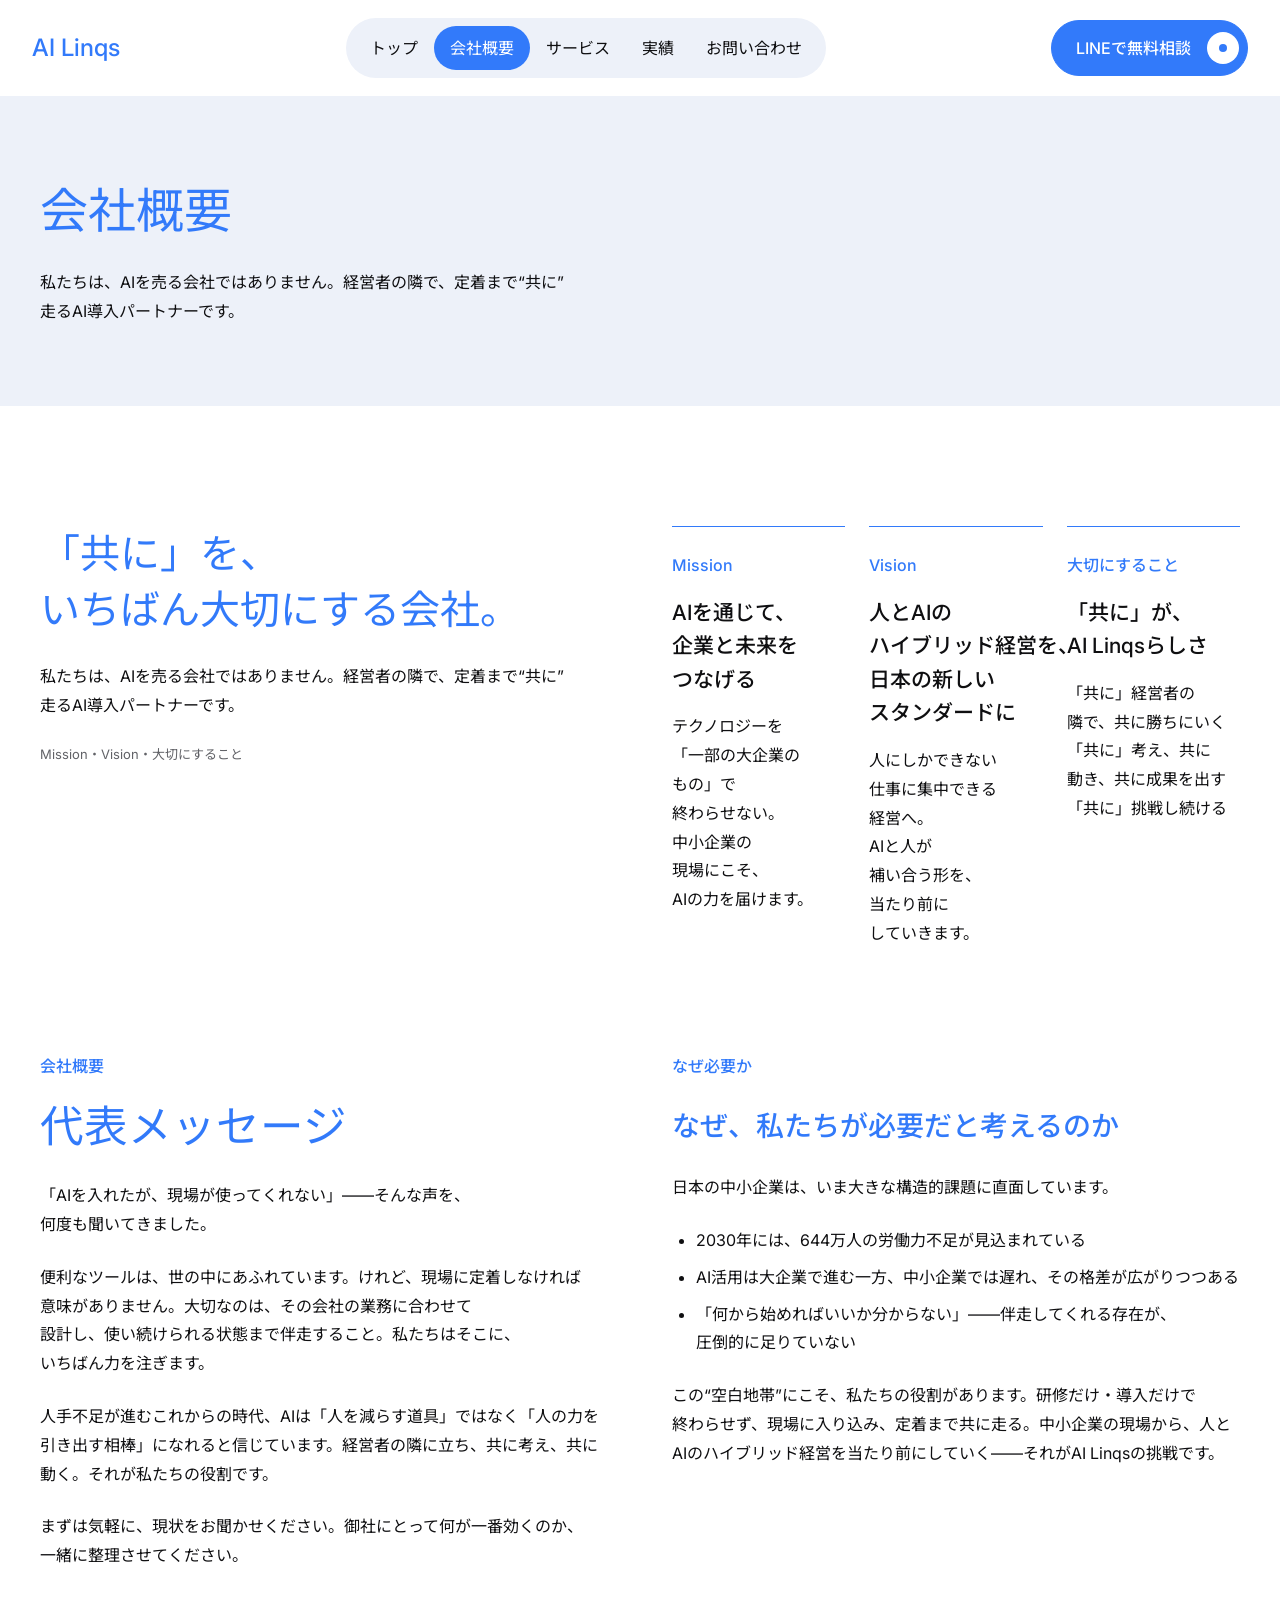
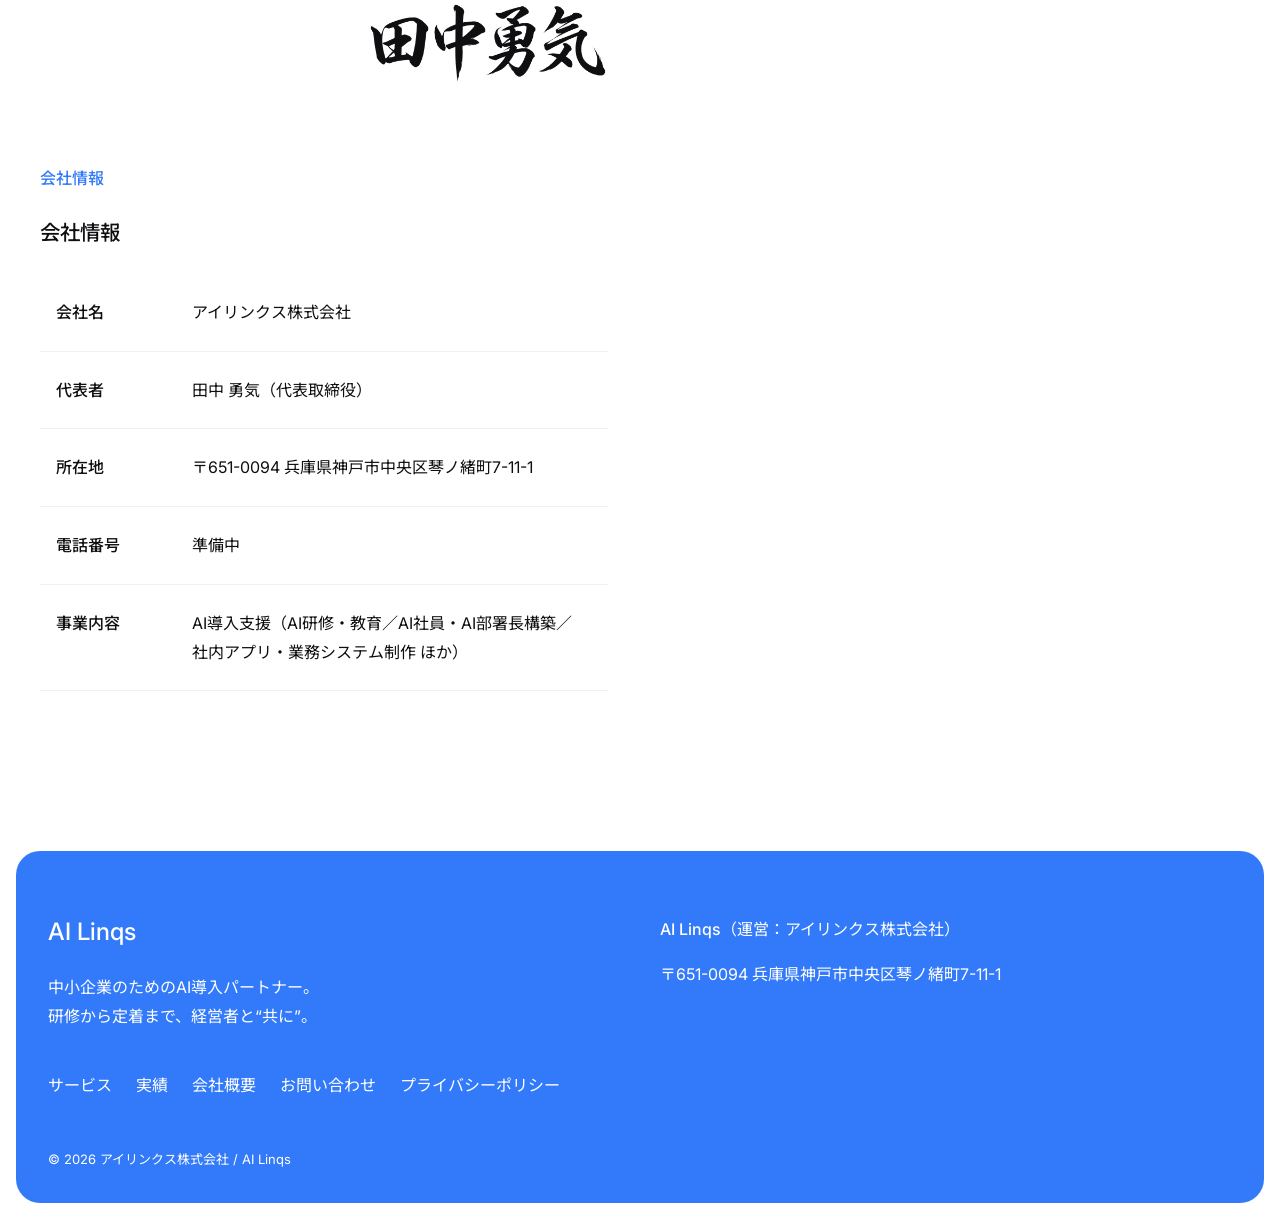
<file: about.html>
<!DOCTYPE html>
<html lang="ja"><head><meta charset="UTF-8"><meta name="viewport" content="width=device-width, initial-scale=1"><meta name="robots" content="noindex,nofollow"><meta name="theme-color" content="#FFFFFF"><title>会社概要｜AI Linqs</title><meta name="description" content="私たちは、AIを売る会社ではありません。経営者の隣で、定着まで“共に”走るAI導入パートナーです。"><link rel="icon" sizes="32x32" href="assets/favicon-32.png"><link rel="icon" sizes="192x192" href="assets/favicon-192.png"><link rel="apple-touch-icon" sizes="180x180" href="assets/favicon-180.png"><link rel="preconnect" href="https://fonts.googleapis.com"><link rel="preconnect" href="https://fonts.gstatic.com" crossorigin><link href="https://fonts.googleapis.com/css2?family=Inter:wght@400;500;600&amp;family=Noto+Sans+JP:wght@400;500&amp;display=swap" rel="stylesheet"><link rel="stylesheet" href="css/style.css"><script src="js/main.js" defer></script></head><body><a class="skip" href="#main">本文へスキップ</a><header class="site-header"><div class="header-inner"><a class="logo" href="index.html">AI Linqs</a><nav class="pill-nav" aria-label="グローバルナビゲーション"><a href="index.html">トップ</a><a href="about.html" class="is-active" aria-current="page">会社概要</a><a href="service.html">サービス</a><a href="works.html">実績</a><a href="contact.html">お問い合わせ</a></nav><div class="header-end"><a class="btn" href="contact.html#contact" data-line-cta>LINEで無料相談<span class="btn-dot" aria-hidden="true"></span></a><button class="burger" id="burger" type="button" aria-label="メニューを開く" aria-expanded="false" aria-controls="spMenu"><span></span><span></span></button></div></div><nav class="sp-menu" id="spMenu" aria-label="スマートフォン用メニュー" hidden><a href="index.html">トップ</a><a href="about.html" class="is-active" aria-current="page">会社概要</a><a href="service.html">サービス</a><a href="works.html">実績</a><a href="contact.html">お問い合わせ</a><a class="btn" href="contact.html#contact" data-line-cta>LINEで無料相談<span class="btn-dot" aria-hidden="true"></span></a></nav><noscript><nav class="nojs-nav" aria-label="ページ一覧"><a href="index.html">トップ</a><a href="about.html" class="is-active" aria-current="page">会社概要</a><a href="service.html">サービス</a><a href="works.html">実績</a><a href="contact.html">お問い合わせ</a></nav></noscript></header><main id="main"><section class="page-band"><div class="container"><h1>会社概要</h1><p>私たちは、AIを売る会社ではありません。経営者の隣で、定着まで“共に”走るAI導入パートナーです。</p></div></section><section class="section about-content" id="philosophy"><div class="container"><div class="section-head"><h2 class="slide__title reveal">「共に」を、<br>いちばん大切にする会社。</h2>
      <p class="slide__lead reveal">私たちは、AIを売る会社ではありません。経営者の隣で、定着まで“共に”走るAI導入パートナーです。</p>
      <p class="slide__note reveal">Mission・Vision・大切にすること</p></div><div class="grid3 values"><article class="card" id="mission"><div class="card-body"><p class="slide__tag reveal">Mission</p>
      <h3 class="slide__title reveal"><span class="phrase">AIを通じて、</span><br><span class="phrase">企業と未来をつなげる</span></h3>
      <p class="slide__lead reveal"><span class="phrase">テクノロジーを「一部の大企業のもの」で</span><br><span class="phrase">終わらせない。中小企業の現場にこそ、</span><br><span class="phrase">AIの力を届けます。</span></p></div></article>
<article class="card" id="vision"><div class="card-body"><p class="slide__tag reveal">Vision</p>
      <h3 class="slide__title reveal"><span class="phrase">人とAIのハイブリッド経営を、</span><br><span class="phrase">日本の新しいスタンダードに</span></h3>
      <p class="slide__lead reveal"><span class="phrase">人にしかできない仕事に集中できる経営へ。</span><br><span class="phrase">AIと人が補い合う形を、</span><br><span class="phrase">当たり前にしていきます。</span></p></div></article>
<article class="card" id="value"><div class="card-body"><p class="slide__tag reveal">大切にすること</p>
      <h3 class="slide__title reveal"><span class="phrase">「共に」が、</span><br><span class="phrase">AI Linqsらしさ</span></h3>
      <ul class="dash slide__lead reveal">
        <li>「共に」経営者の隣で、共に勝ちにいく</li>
        <li>「共に」考え、共に動き、共に成果を出す</li>
        <li>「共に」挑戦し続ける</li>
      </ul></div></article>
</div><div class="subsection message-block"><p class="eyebrow reveal">会社概要</p>
      <h2 class="slide__title slide__title--m reveal">代表メッセージ</h2>
      <div class="message reveal">
        <!-- 社長の写真が届いたら：<img class="message__portrait" src="assets/ceo.jpg" alt="代表取締役 田中 勇気" width="224" height="224" loading="lazy" decoding="async"> -->
        <p>「AIを入れたが、現場が使ってくれない」——そんな声を、何度も聞いてきました。</p>
        <p>便利なツールは、世の中にあふれています。けれど、現場に定着しなければ意味がありません。大切なのは、その会社の業務に合わせて設計し、使い続けられる状態まで伴走すること。私たちはそこに、いちばん力を注ぎます。</p>
        <p>人手不足が進むこれからの時代、AIは「人を減らす道具」ではなく「人の力を引き出す相棒」になれると信じています。経営者の隣に立ち、共に考え、共に動く。それが私たちの役割です。</p>
        <p>まずは気軽に、現状をお聞かせください。御社にとって何が一番効くのか、一緒に整理させてください。</p>
        <img src="assets/signature-dark.png" alt="田中 勇気 サイン" class="message__sign" width="900" height="308" loading="lazy" decoding="async">
      </div></div><div id="why-us" class="subsection"><p class="slide__tag reveal">なぜ必要か</p>
      <h3 class="slide__title reveal">なぜ、私たちが必要だと考えるのか</h3>
      <div class="prose slide__lead reveal">
        <p>日本の中小企業は、いま大きな構造的課題に直面しています。</p>
        <ul>
          <li>2030年には、644万人の労働力不足が見込まれている</li>
          <li>AI活用は大企業で進む一方、中小企業では遅れ、その格差が広がりつつある</li>
          <li>「何から始めればいいか分からない」——伴走してくれる存在が、圧倒的に足りていない</li>
        </ul>
        <p>この“空白地帯”にこそ、私たちの役割があります。研修だけ・導入だけで終わらせず、現場に入り込み、定着まで共に走る。中小企業の現場から、人とAIのハイブリッド経営を当たり前にしていく——それがAI Linqsの挑戦です。</p>
      </div></div><div id="company-info" class="subsection"><p class="slide__tag reveal">会社情報</p>
      <h3 class="slide__title slide__title--m reveal">会社情報</h3>
      <!-- [要確認] 会社概要（運営法人=アイリンクス株式会社／設立年・法人格の最終確認） -->
      <!-- [要確認] 電話番号・設立年月・資本金などは確定後に追記 --><table class="company-table"><tbody><tr><th scope="row">会社名</th><td>アイリンクス株式会社</td></tr><tr><th scope="row">代表者</th><td>田中 勇気（代表取締役）</td></tr><tr><th scope="row">所在地</th><td>〒651-0094 兵庫県神戸市中央区琴ノ緒町7-11-1</td></tr><tr><th scope="row">電話番号</th><td>準備中</td></tr><tr><th scope="row">事業内容</th><td>AI導入支援（AI研修・教育／AI社員・AI部署長構築／社内アプリ・業務システム制作 ほか）</td></tr></tbody></table></div></div></section></main><footer class="footer">
  <div class="container">
    <div class="footer__grid">
      <div>
        <a href="index.html" class="logo" aria-label="AI Linqs トップへ"><span class="logo__ai">AI</span> Linqs</a>
        <p class="footer__desc">中小企業のためのAI導入パートナー。<br>研修から定着まで、経営者と“共に”。</p>
      </div>
      <div>
        <p><strong>AI Linqs</strong>（運営：アイリンクス株式会社）</p>
        <p>〒651-0094 兵庫県神戸市中央区琴ノ緒町7-11-1</p>
      </div>
      <nav class="footer__nav" aria-label="フッターナビゲーション">
        <ul>
          <li><a href="service.html">サービス</a></li>
          <li><a href="works.html">実績</a></li>
          <li><a href="about.html">会社概要</a></li>
          <li><a href="contact.html">お問い合わせ</a></li>
          <li><a href="privacy.html">プライバシーポリシー</a></li>
        </ul>
      </nav>
    </div>
    <p class="footer__copy">&copy; 2026 アイリンクス株式会社 / AI Linqs</p>
  </div>
</footer><div class="sticky-cta" id="stickyCta" hidden><a class="btn" href="contact.html#contact" data-line-cta>LINEで無料相談<span class="btn-dot" aria-hidden="true"></span></a></div><div class="test-badge" id="testBadge" hidden>テスト版 v3</div></body></html>
</file>
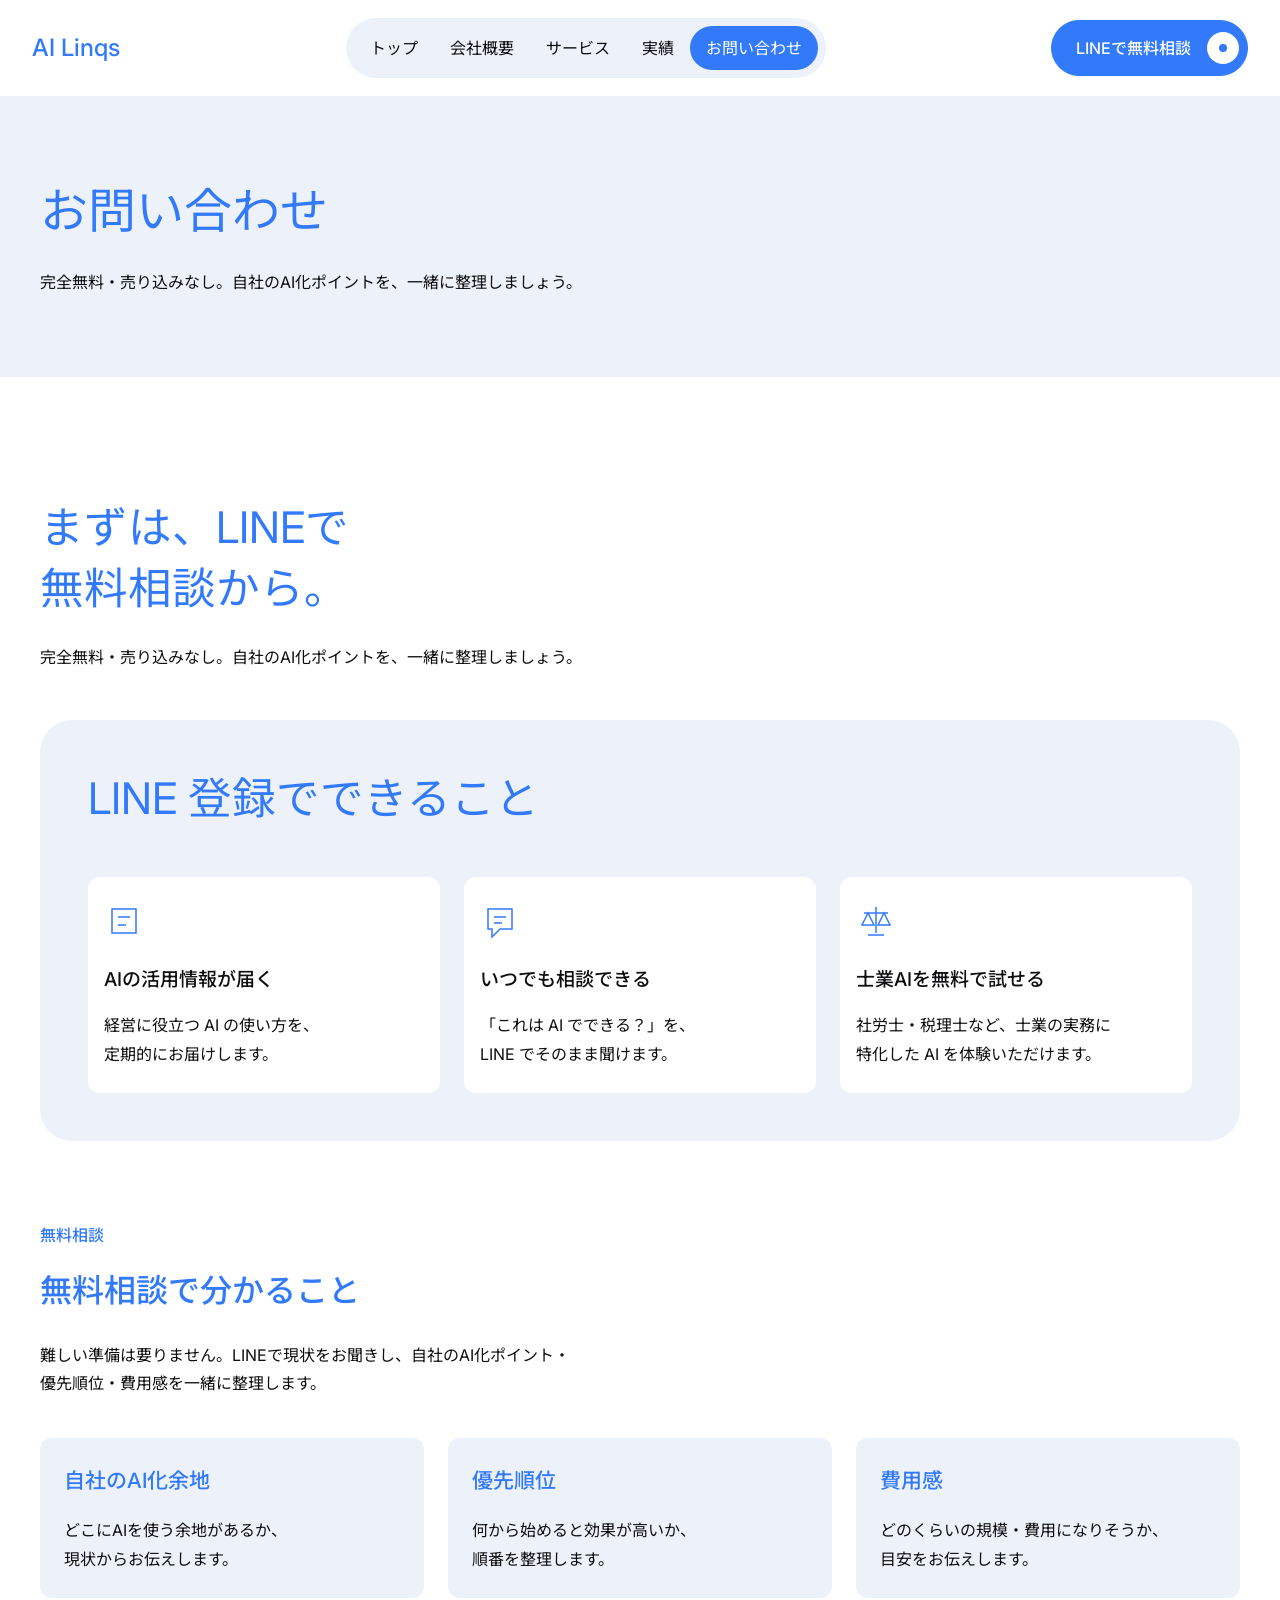
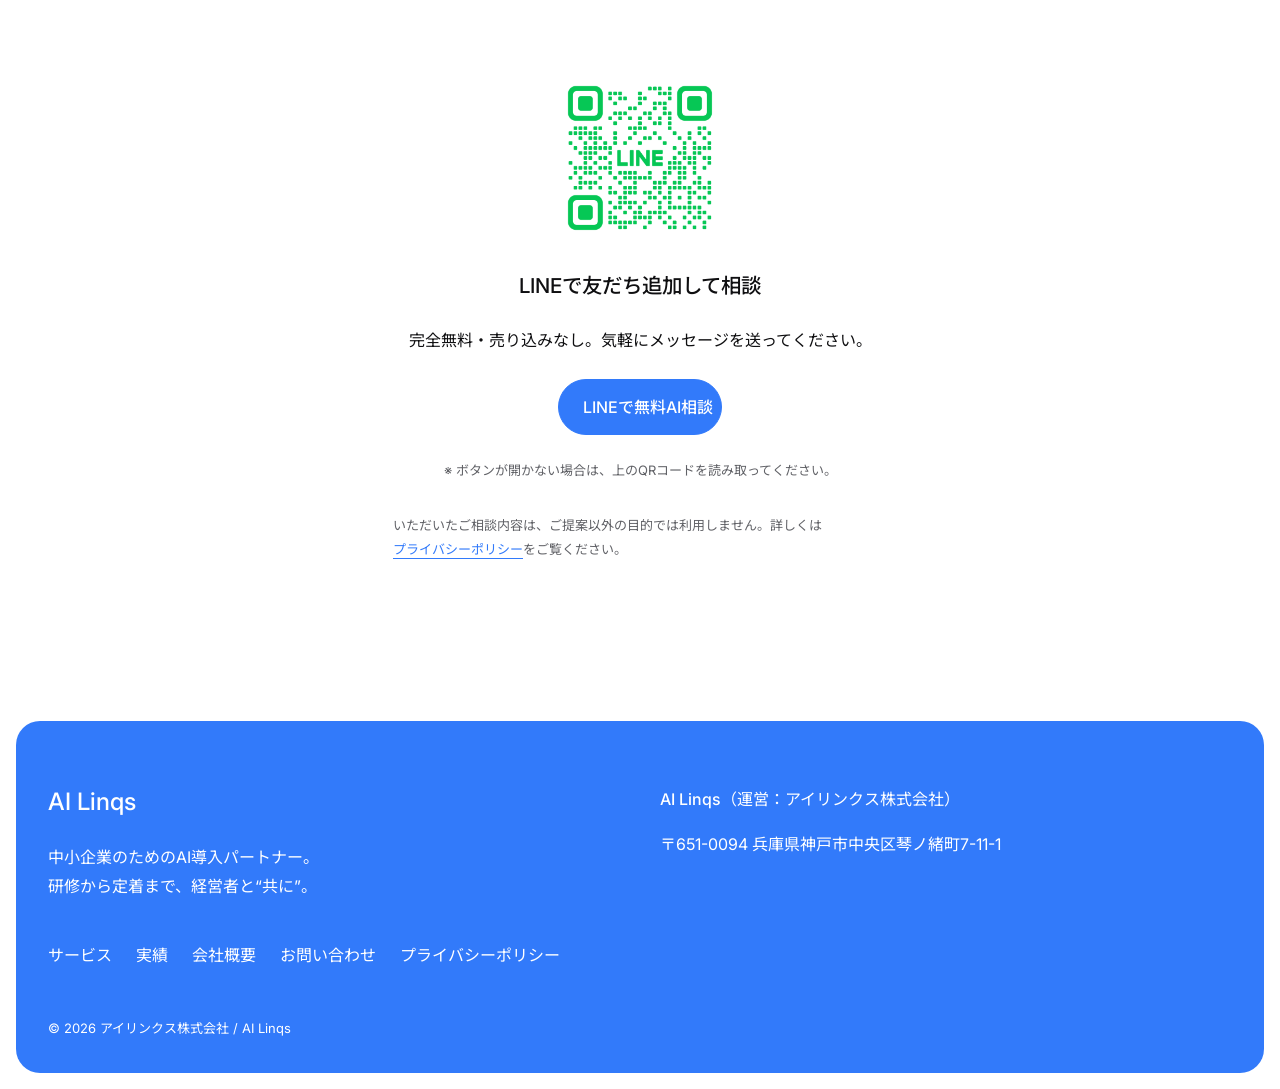
<file: contact.html>
<!DOCTYPE html>
<html lang="ja"><head><meta charset="UTF-8"><meta name="viewport" content="width=device-width, initial-scale=1"><meta name="robots" content="noindex,nofollow"><meta name="theme-color" content="#FFFFFF"><title>お問い合わせ｜AI Linqs</title><meta name="description" content="完全無料・売り込みなし。自社のAI化ポイントを、一緒に整理しましょう。"><link rel="icon" sizes="32x32" href="assets/favicon-32.png"><link rel="icon" sizes="192x192" href="assets/favicon-192.png"><link rel="apple-touch-icon" sizes="180x180" href="assets/favicon-180.png"><link rel="preconnect" href="https://fonts.googleapis.com"><link rel="preconnect" href="https://fonts.gstatic.com" crossorigin><link href="https://fonts.googleapis.com/css2?family=Inter:wght@400;500;600&amp;family=Noto+Sans+JP:wght@400;500&amp;display=swap" rel="stylesheet"><link rel="stylesheet" href="css/style.css"><script src="js/main.js" defer></script></head><body><a class="skip" href="#main">本文へスキップ</a><header class="site-header"><div class="header-inner"><a class="logo" href="index.html">AI Linqs</a><nav class="pill-nav" aria-label="グローバルナビゲーション"><a href="index.html">トップ</a><a href="about.html">会社概要</a><a href="service.html">サービス</a><a href="works.html">実績</a><a href="contact.html" class="is-active" aria-current="page">お問い合わせ</a></nav><div class="header-end"><a class="btn" href="#contact" data-line-cta>LINEで無料相談<span class="btn-dot" aria-hidden="true"></span></a><button class="burger" id="burger" type="button" aria-label="メニューを開く" aria-expanded="false" aria-controls="spMenu"><span></span><span></span></button></div></div><nav class="sp-menu" id="spMenu" aria-label="スマートフォン用メニュー" hidden><a href="index.html">トップ</a><a href="about.html">会社概要</a><a href="service.html">サービス</a><a href="works.html">実績</a><a href="contact.html" class="is-active" aria-current="page">お問い合わせ</a><a class="btn" href="#contact" data-line-cta>LINEで無料相談<span class="btn-dot" aria-hidden="true"></span></a></nav><noscript><nav class="nojs-nav" aria-label="ページ一覧"><a href="index.html">トップ</a><a href="about.html">会社概要</a><a href="service.html">サービス</a><a href="works.html">実績</a><a href="contact.html" class="is-active" aria-current="page">お問い合わせ</a></nav></noscript></header><main id="main"><section class="page-band"><div class="container"><h1>お問い合わせ</h1><p>完全無料・売り込みなし。自社のAI化ポイントを、一緒に整理しましょう。</p></div></section><section id="contact" class="section "><div class="container"><div class="section-head"><h2>まずは、LINEで<br><span class="phrase">無料相談から。</span></h2><p class="lead">完全無料・売り込みなし。自社のAI化ポイントを、一緒に整理しましょう。</p></div><div class="line-frame"><div class="section-head"><h2>LINE 登録でできること</h2></div><div class="grid3 benefits"><article class="card "><svg class="line-icon" viewBox="0 0 40 40" aria-hidden="true"><path d="M8 8h24v24H8z M14 16h12 M14 24h8"/></svg><div class="card-body"><h3>AIの活用情報が届く</h3><p class="card-copy"><span class="phrase">経営に役立つ AI の使い方を、</span><br><span class="phrase">定期的にお届けします。</span></p></div></article><article class="card "><svg class="line-icon" viewBox="0 0 40 40" aria-hidden="true"><path d="M8 8h24v20H20l-8 8v-8H8z M14 16h12 M14 22h8"/></svg><div class="card-body"><h3>いつでも相談できる</h3><p class="card-copy"><span class="phrase">「これは AI でできる？」を、</span><br><span class="phrase">LINE でそのまま聞けます。</span></p></div></article><article class="card "><svg class="line-icon" viewBox="0 0 40 40" aria-hidden="true"><path d="M20 6v26 M8 12h24 M12 12l-6 12h12z M28 12l-6 12h12z M12 34h16"/></svg><div class="card-body"><h3>士業AIを無料で試せる</h3><p class="card-copy"><span class="phrase">社労士・税理士など、士業の実務に</span><br><span class="phrase">特化した AI を体験いただけます。</span></p></div></article></div></div><div id="contact-step" class="consult-content"><p class="slide__tag reveal">無料相談</p>
      <h3 class="slide__title reveal">無料相談で分かること</h3>
      <p class="slide__lead reveal">難しい準備は要りません。LINEで現状をお聞きし、自社のAI化ポイント・優先順位・費用感を一緒に整理します。</p>
      <div class="fig reveal">
        <div class="icons3">
          <div><b>自社のAI化余地</b><p><span class="phrase">どこにAIを使う余地があるか、</span><br><span class="phrase">現状からお伝えします。</span></p></div>
          <div><b>優先順位</b><p><span class="phrase">何から始めると効果が高いか、</span><br><span class="phrase">順番を整理します。</span></p></div>
          <div><b>費用感</b><p><span class="phrase">どのくらいの規模・費用になりそうか、</span><br><span class="phrase">目安をお伝えします。</span></p></div>
        </div>
      </div></div><div class="contact-action"><div id="line" class="subsection"><div class="line-card reveal">
        <div class="line-card__qr"><img src="assets/line-qr.png" alt="LINE友だち追加QRコード" width="132" height="132" loading="lazy" decoding="async"></div>
        <h3>LINEで友だち追加して相談</h3>
        <p>完全無料・売り込みなし。気軽にメッセージを送ってください。</p>
        <a href="#contact" class="btn btn--gold btn--lg" data-line-cta>
          
          LINEで無料AI相談
        </a>
        <small>※ ボタンが開かない場合は、上のQRコードを読み取ってください。</small>
      </div>
      <p class="contact__privacy reveal">いただいたご相談内容は、ご提案以外の目的では利用しません。詳しくは<a href="privacy.html" class="link">プライバシーポリシー</a>をご覧ください。</p></div></div></div></section></main><footer class="footer">
  <div class="container">
    <div class="footer__grid">
      <div>
        <a href="index.html" class="logo" aria-label="AI Linqs トップへ"><span class="logo__ai">AI</span> Linqs</a>
        <p class="footer__desc">中小企業のためのAI導入パートナー。<br>研修から定着まで、経営者と“共に”。</p>
      </div>
      <div>
        <p><strong>AI Linqs</strong>（運営：アイリンクス株式会社）</p>
        <p>〒651-0094 兵庫県神戸市中央区琴ノ緒町7-11-1</p>
      </div>
      <nav class="footer__nav" aria-label="フッターナビゲーション">
        <ul>
          <li><a href="service.html">サービス</a></li>
          <li><a href="works.html">実績</a></li>
          <li><a href="about.html">会社概要</a></li>
          <li><a href="contact.html">お問い合わせ</a></li>
          <li><a href="privacy.html">プライバシーポリシー</a></li>
        </ul>
      </nav>
    </div>
    <p class="footer__copy">&copy; 2026 アイリンクス株式会社 / AI Linqs</p>
  </div>
</footer><div class="sticky-cta" id="stickyCta" hidden><a class="btn" href="#contact" data-line-cta>LINEで無料相談<span class="btn-dot" aria-hidden="true"></span></a></div><div class="test-badge" id="testBadge" hidden>テスト版 v3</div></body></html>
</file>
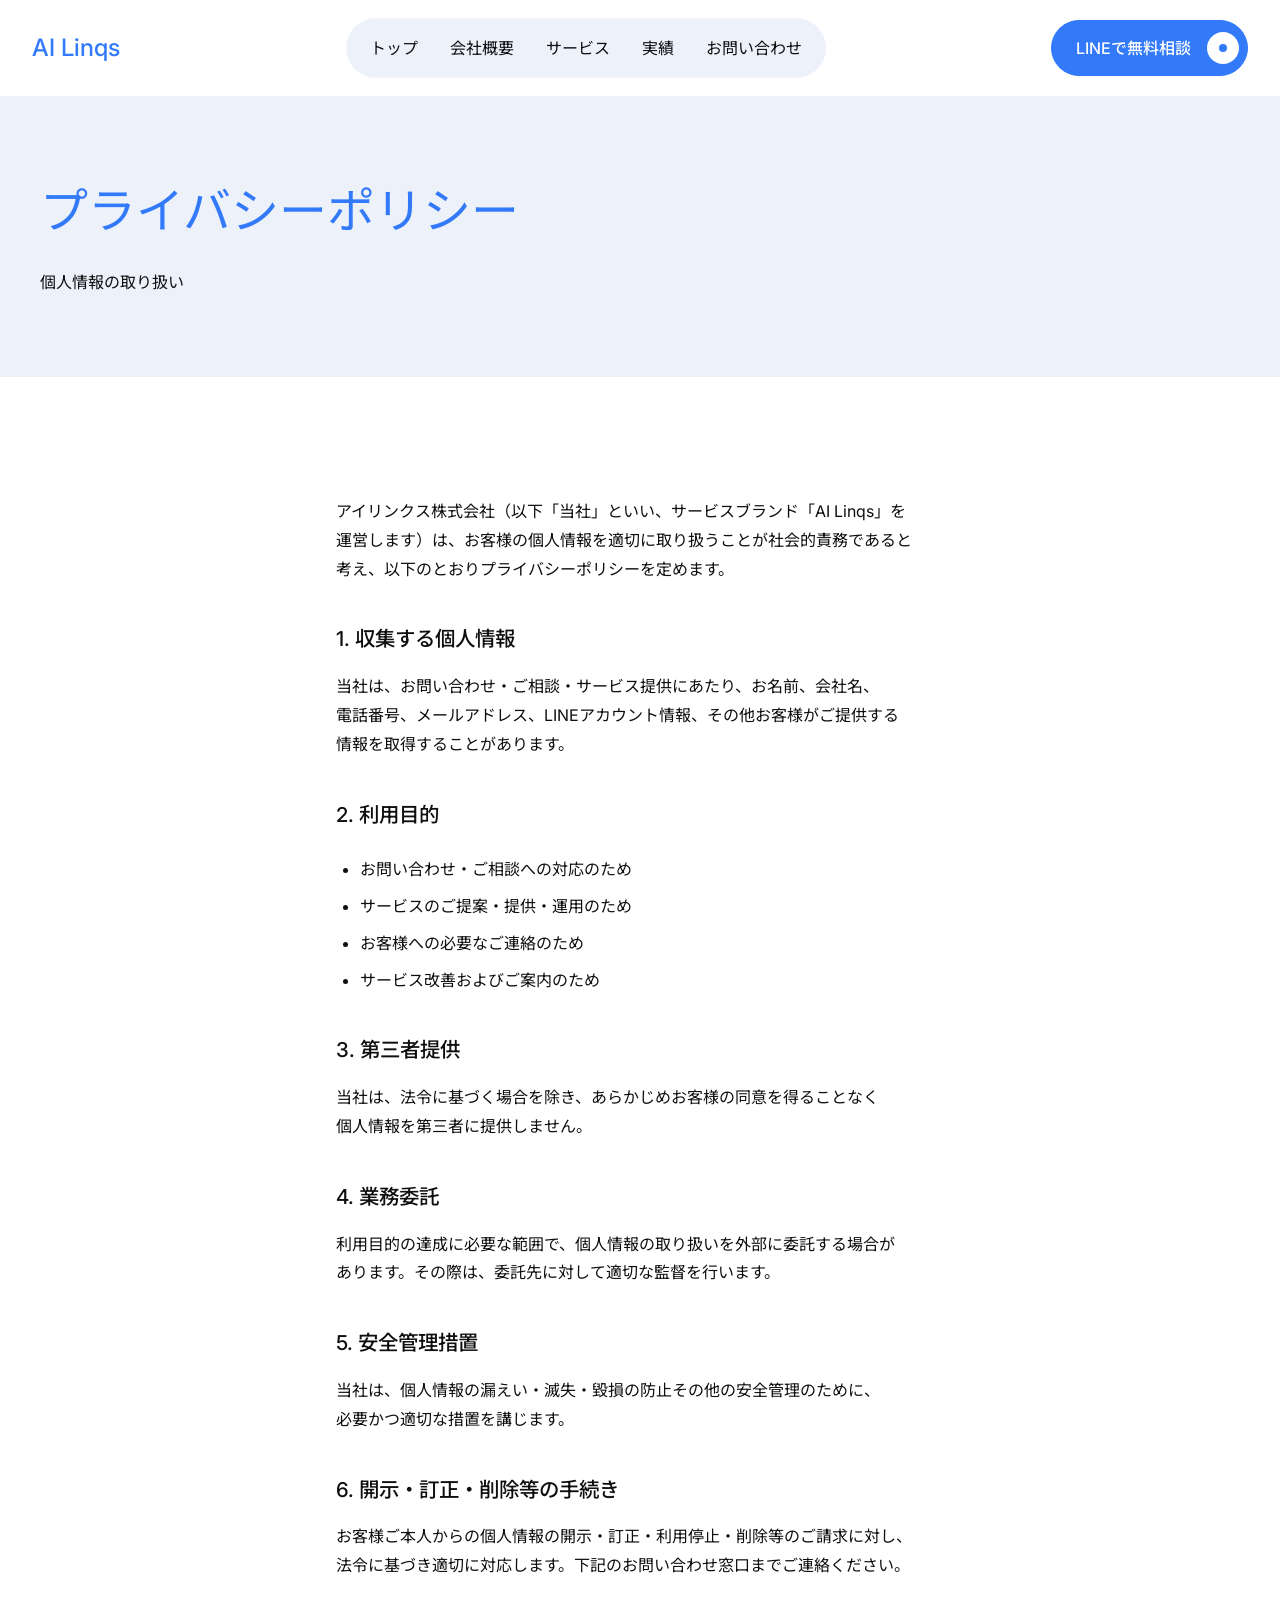
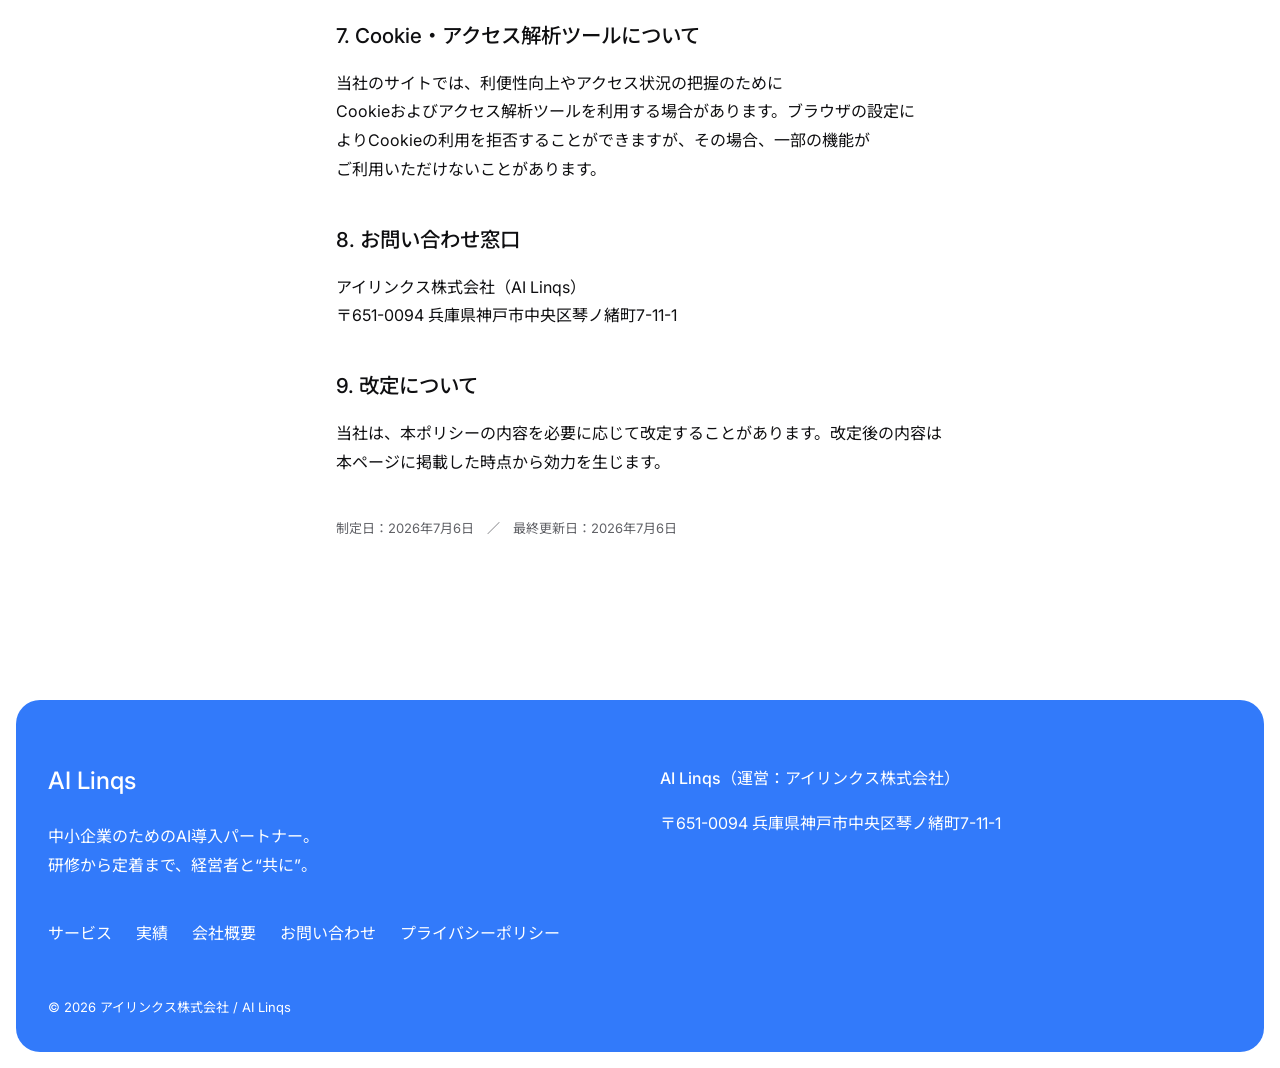
<file: privacy.html>
<!DOCTYPE html>
<html lang="ja"><head><meta charset="UTF-8"><meta name="viewport" content="width=device-width, initial-scale=1"><meta name="robots" content="noindex,nofollow"><meta name="theme-color" content="#FFFFFF"><title>プライバシーポリシー｜AI Linqs</title><meta name="description" content="個人情報の取り扱い"><link rel="icon" sizes="32x32" href="assets/favicon-32.png"><link rel="icon" sizes="192x192" href="assets/favicon-192.png"><link rel="apple-touch-icon" sizes="180x180" href="assets/favicon-180.png"><link rel="preconnect" href="https://fonts.googleapis.com"><link rel="preconnect" href="https://fonts.gstatic.com" crossorigin><link href="https://fonts.googleapis.com/css2?family=Inter:wght@400;500;600&amp;family=Noto+Sans+JP:wght@400;500&amp;display=swap" rel="stylesheet"><link rel="stylesheet" href="css/style.css"><script src="js/main.js" defer></script></head><body><a class="skip" href="#main">本文へスキップ</a><header class="site-header"><div class="header-inner"><a class="logo" href="index.html">AI Linqs</a><nav class="pill-nav" aria-label="グローバルナビゲーション"><a href="index.html">トップ</a><a href="about.html">会社概要</a><a href="service.html">サービス</a><a href="works.html">実績</a><a href="contact.html">お問い合わせ</a></nav><div class="header-end"><a class="btn" href="contact.html#contact" data-line-cta>LINEで無料相談<span class="btn-dot" aria-hidden="true"></span></a><button class="burger" id="burger" type="button" aria-label="メニューを開く" aria-expanded="false" aria-controls="spMenu"><span></span><span></span></button></div></div><nav class="sp-menu" id="spMenu" aria-label="スマートフォン用メニュー" hidden><a href="index.html">トップ</a><a href="about.html">会社概要</a><a href="service.html">サービス</a><a href="works.html">実績</a><a href="contact.html">お問い合わせ</a><a class="btn" href="contact.html#contact" data-line-cta>LINEで無料相談<span class="btn-dot" aria-hidden="true"></span></a></nav><noscript><nav class="nojs-nav" aria-label="ページ一覧"><a href="index.html">トップ</a><a href="about.html">会社概要</a><a href="service.html">サービス</a><a href="works.html">実績</a><a href="contact.html">お問い合わせ</a></nav></noscript></header><main id="main"><section class="page-band"><div class="container"><h1>プライバシーポリシー</h1><p>個人情報の取り扱い</p></div></section><section id="privacy" class="section "><div class="container"><div class="privacy-prose">
    
    <p>アイリンクス株式会社（以下「当社」といい、サービスブランド「AI Linqs」を運営します）は、お客様の個人情報を適切に取り扱うことが社会的責務であると考え、以下のとおりプライバシーポリシーを定めます。</p>

    <h3>1. 収集する個人情報</h3>
    <p>当社は、お問い合わせ・ご相談・サービス提供にあたり、お名前、会社名、電話番号、メールアドレス、LINEアカウント情報、その他お客様がご提供する情報を取得することがあります。</p>

    <h3>2. 利用目的</h3>
    <ul>
      <li>お問い合わせ・ご相談への対応のため</li>
      <li>サービスのご提案・提供・運用のため</li>
      <li>お客様への必要なご連絡のため</li>
      <li>サービス改善およびご案内のため</li>
    </ul>

    <h3>3. 第三者提供</h3>
    <p>当社は、法令に基づく場合を除き、あらかじめお客様の同意を得ることなく個人情報を第三者に提供しません。</p>

    <h3>4. 業務委託</h3>
    <p>利用目的の達成に必要な範囲で、個人情報の取り扱いを外部に委託する場合があります。その際は、委託先に対して適切な監督を行います。</p>

    <h3>5. 安全管理措置</h3>
    <p>当社は、個人情報の漏えい・滅失・毀損の防止その他の安全管理のために、必要かつ適切な措置を講じます。</p>

    <h3>6. 開示・訂正・削除等の手続き</h3>
    <p>お客様ご本人からの個人情報の開示・訂正・利用停止・削除等のご請求に対し、法令に基づき適切に対応します。下記のお問い合わせ窓口までご連絡ください。</p>

    <h3>7. Cookie・アクセス解析ツールについて</h3>
    <p>当社のサイトでは、利便性向上やアクセス状況の把握のためにCookieおよびアクセス解析ツールを利用する場合があります。ブラウザの設定によりCookieの利用を拒否することができますが、その場合、一部の機能がご利用いただけないことがあります。</p>

    <h3>8. お問い合わせ窓口</h3>
    <p>アイリンクス株式会社（AI Linqs）<br>〒651-0094 兵庫県神戸市中央区琴ノ緒町7-11-1</p>

    <h3>9. 改定について</h3>
    <p>当社は、本ポリシーの内容を必要に応じて改定することがあります。改定後の内容は本ページに掲載した時点から効力を生じます。</p>

    <p class="modal__updated">制定日：2026年7月6日　／　最終更新日：2026年7月6日</p>
  </div></div></section></main><footer class="footer">
  <div class="container">
    <div class="footer__grid">
      <div>
        <a href="index.html" class="logo" aria-label="AI Linqs トップへ"><span class="logo__ai">AI</span> Linqs</a>
        <p class="footer__desc">中小企業のためのAI導入パートナー。<br>研修から定着まで、経営者と“共に”。</p>
      </div>
      <div>
        <p><strong>AI Linqs</strong>（運営：アイリンクス株式会社）</p>
        <p>〒651-0094 兵庫県神戸市中央区琴ノ緒町7-11-1</p>
      </div>
      <nav class="footer__nav" aria-label="フッターナビゲーション">
        <ul>
          <li><a href="service.html">サービス</a></li>
          <li><a href="works.html">実績</a></li>
          <li><a href="about.html">会社概要</a></li>
          <li><a href="contact.html">お問い合わせ</a></li>
          <li><a href="privacy.html">プライバシーポリシー</a></li>
        </ul>
      </nav>
    </div>
    <p class="footer__copy">&copy; 2026 アイリンクス株式会社 / AI Linqs</p>
  </div>
</footer><div class="sticky-cta" id="stickyCta" hidden><a class="btn" href="contact.html#contact" data-line-cta>LINEで無料相談<span class="btn-dot" aria-hidden="true"></span></a></div><div class="test-badge" id="testBadge" hidden>テスト版 v3</div></body></html>
</file>
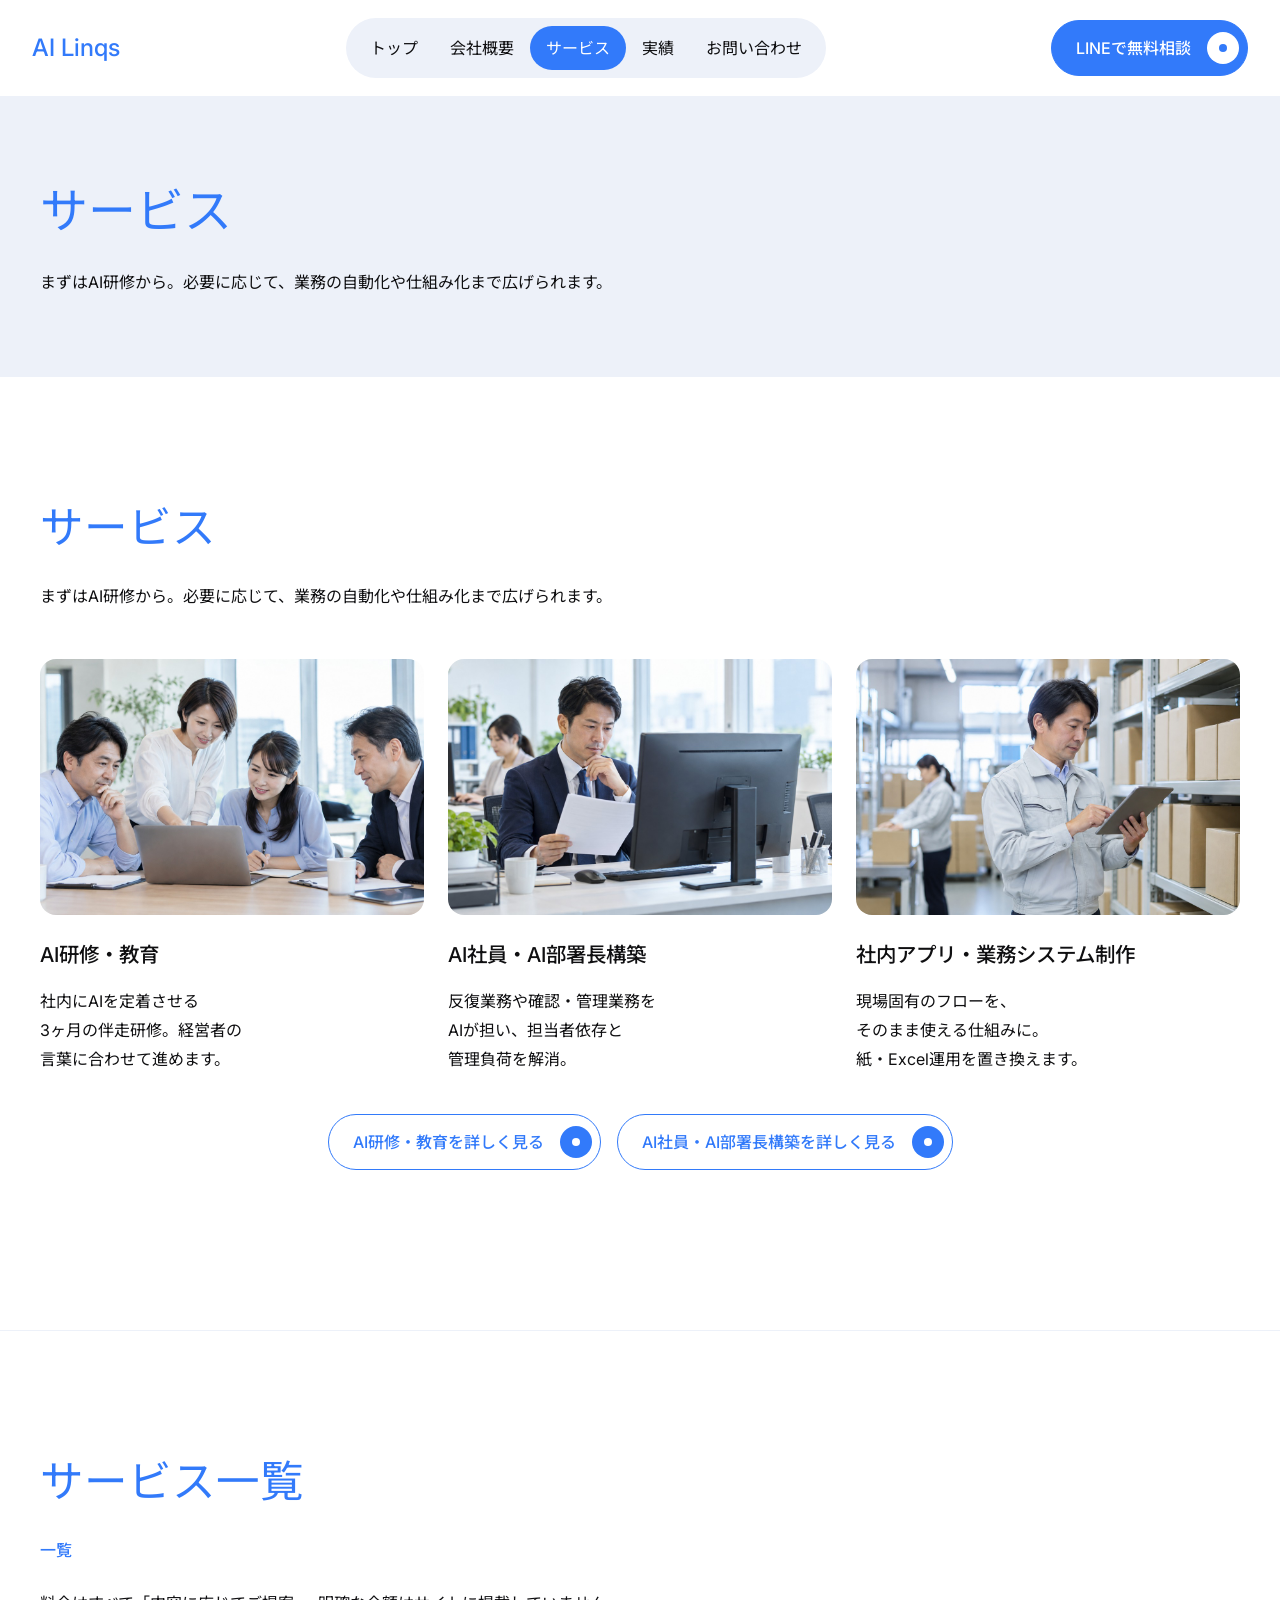
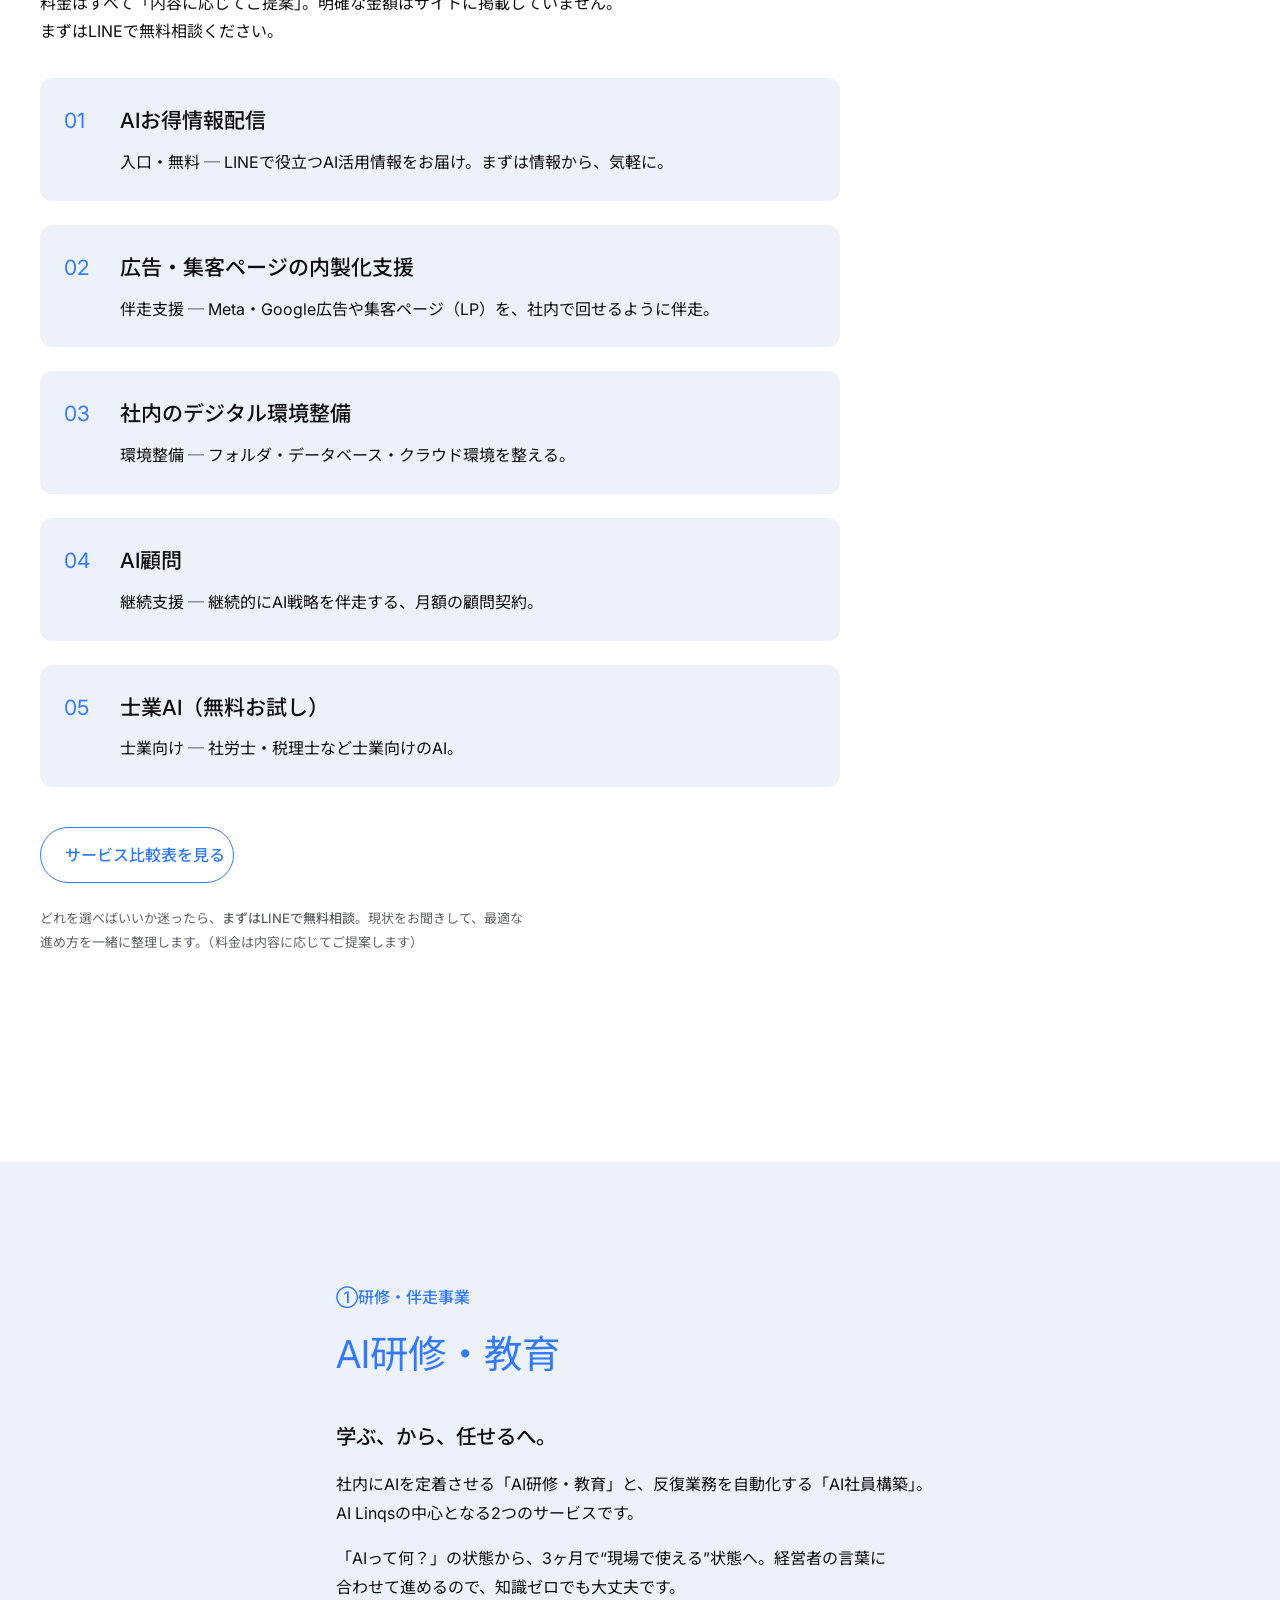
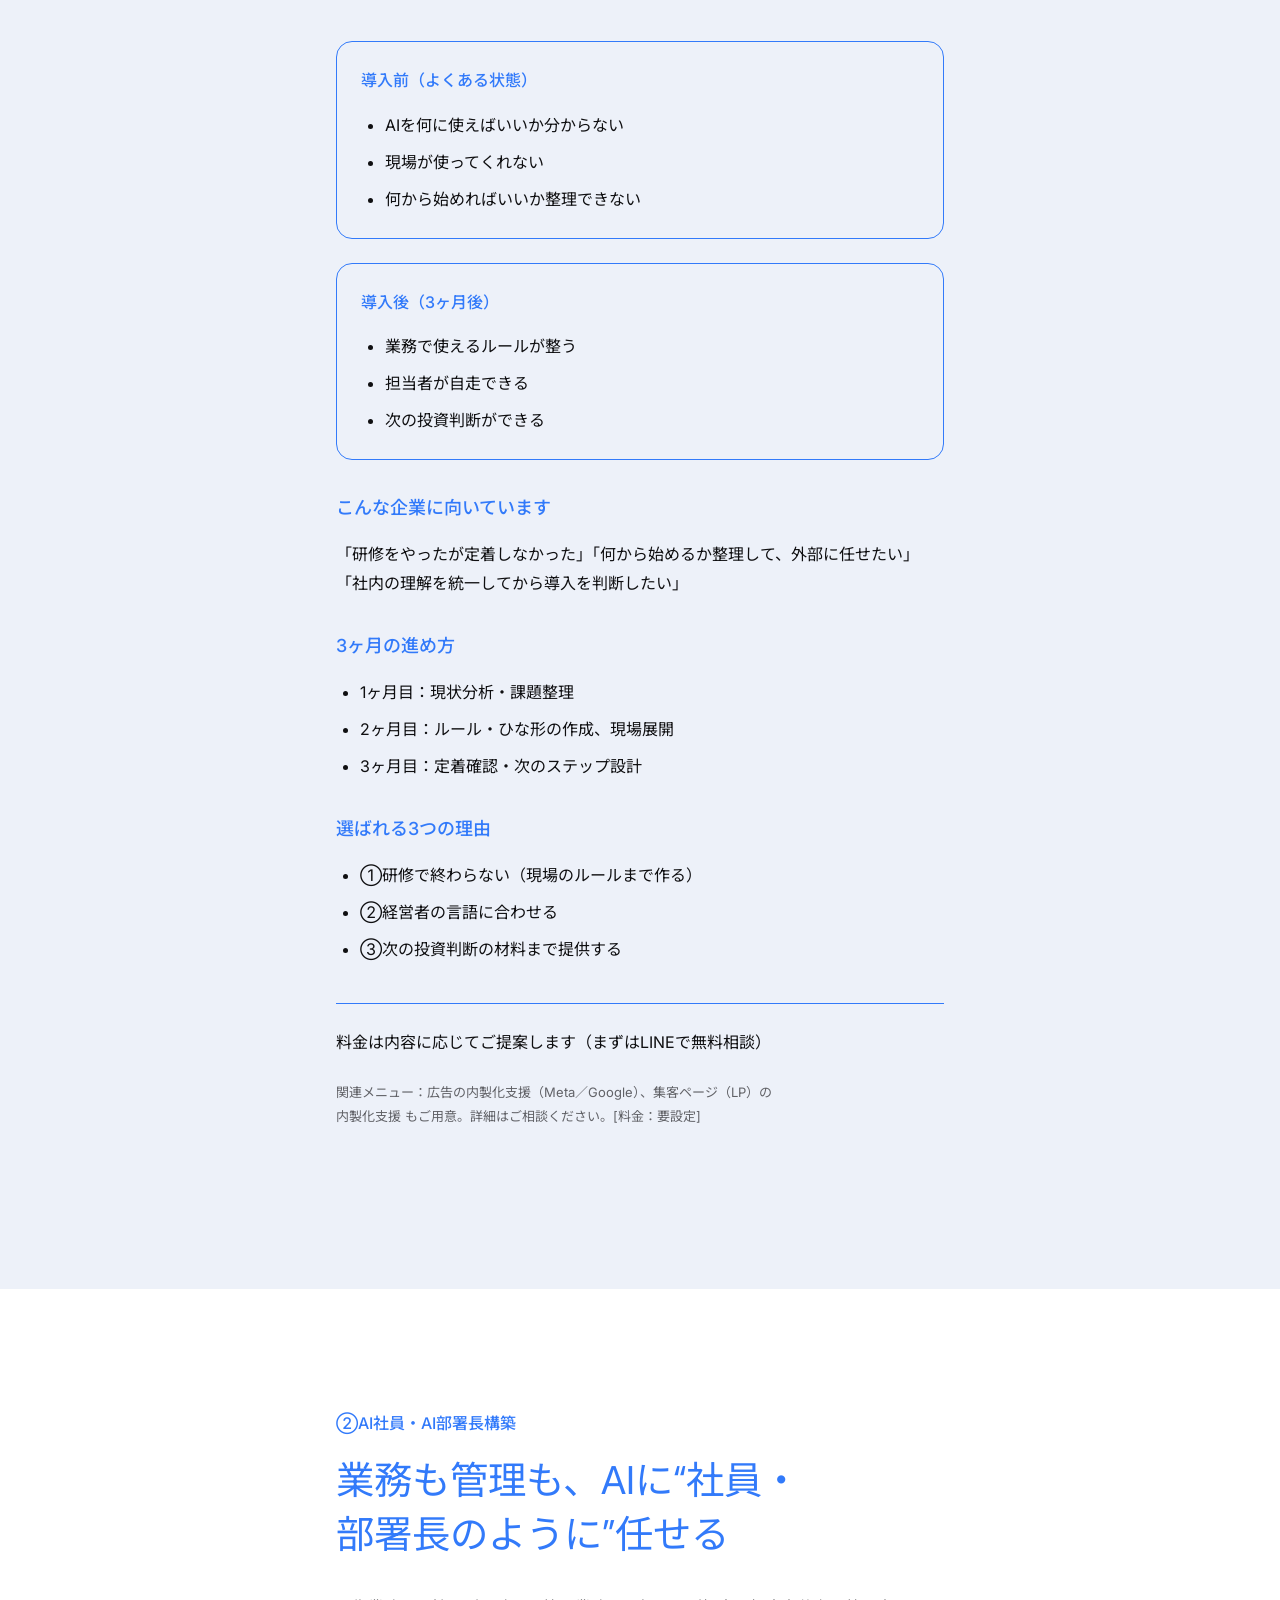
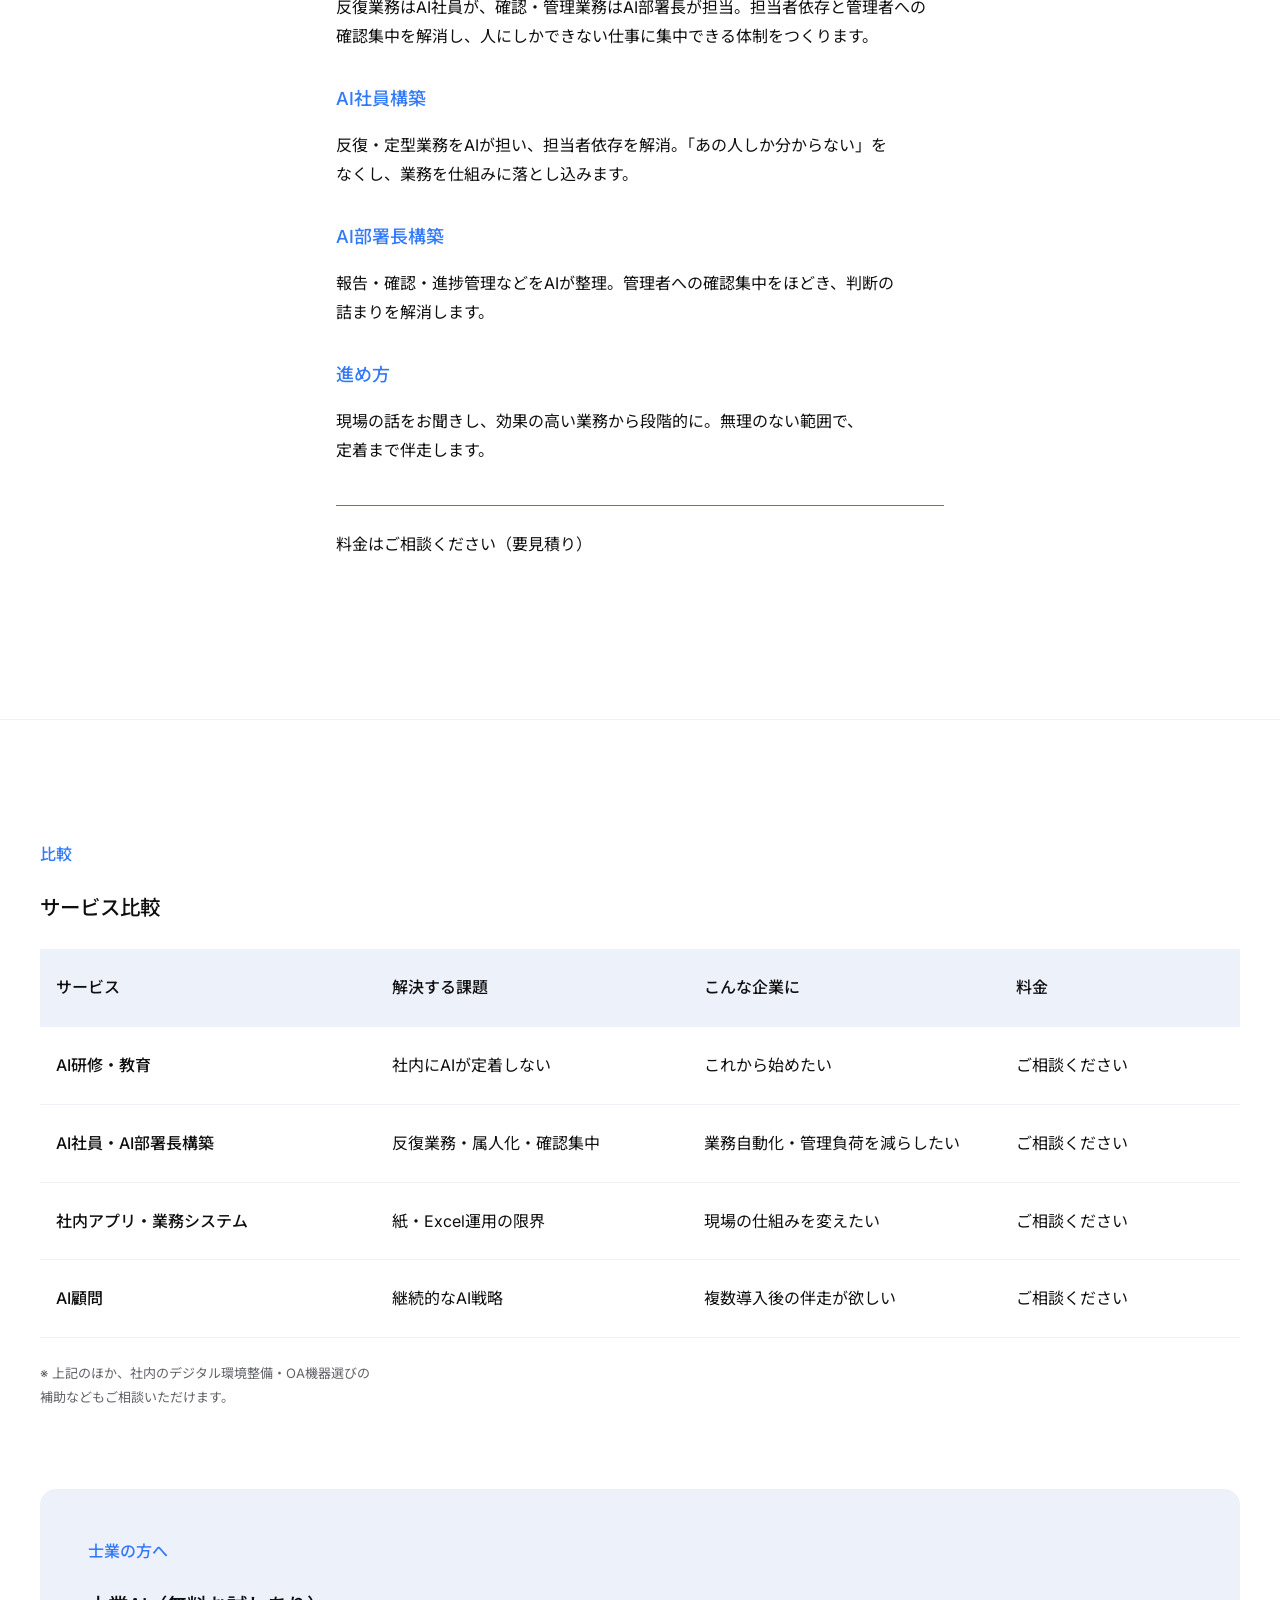
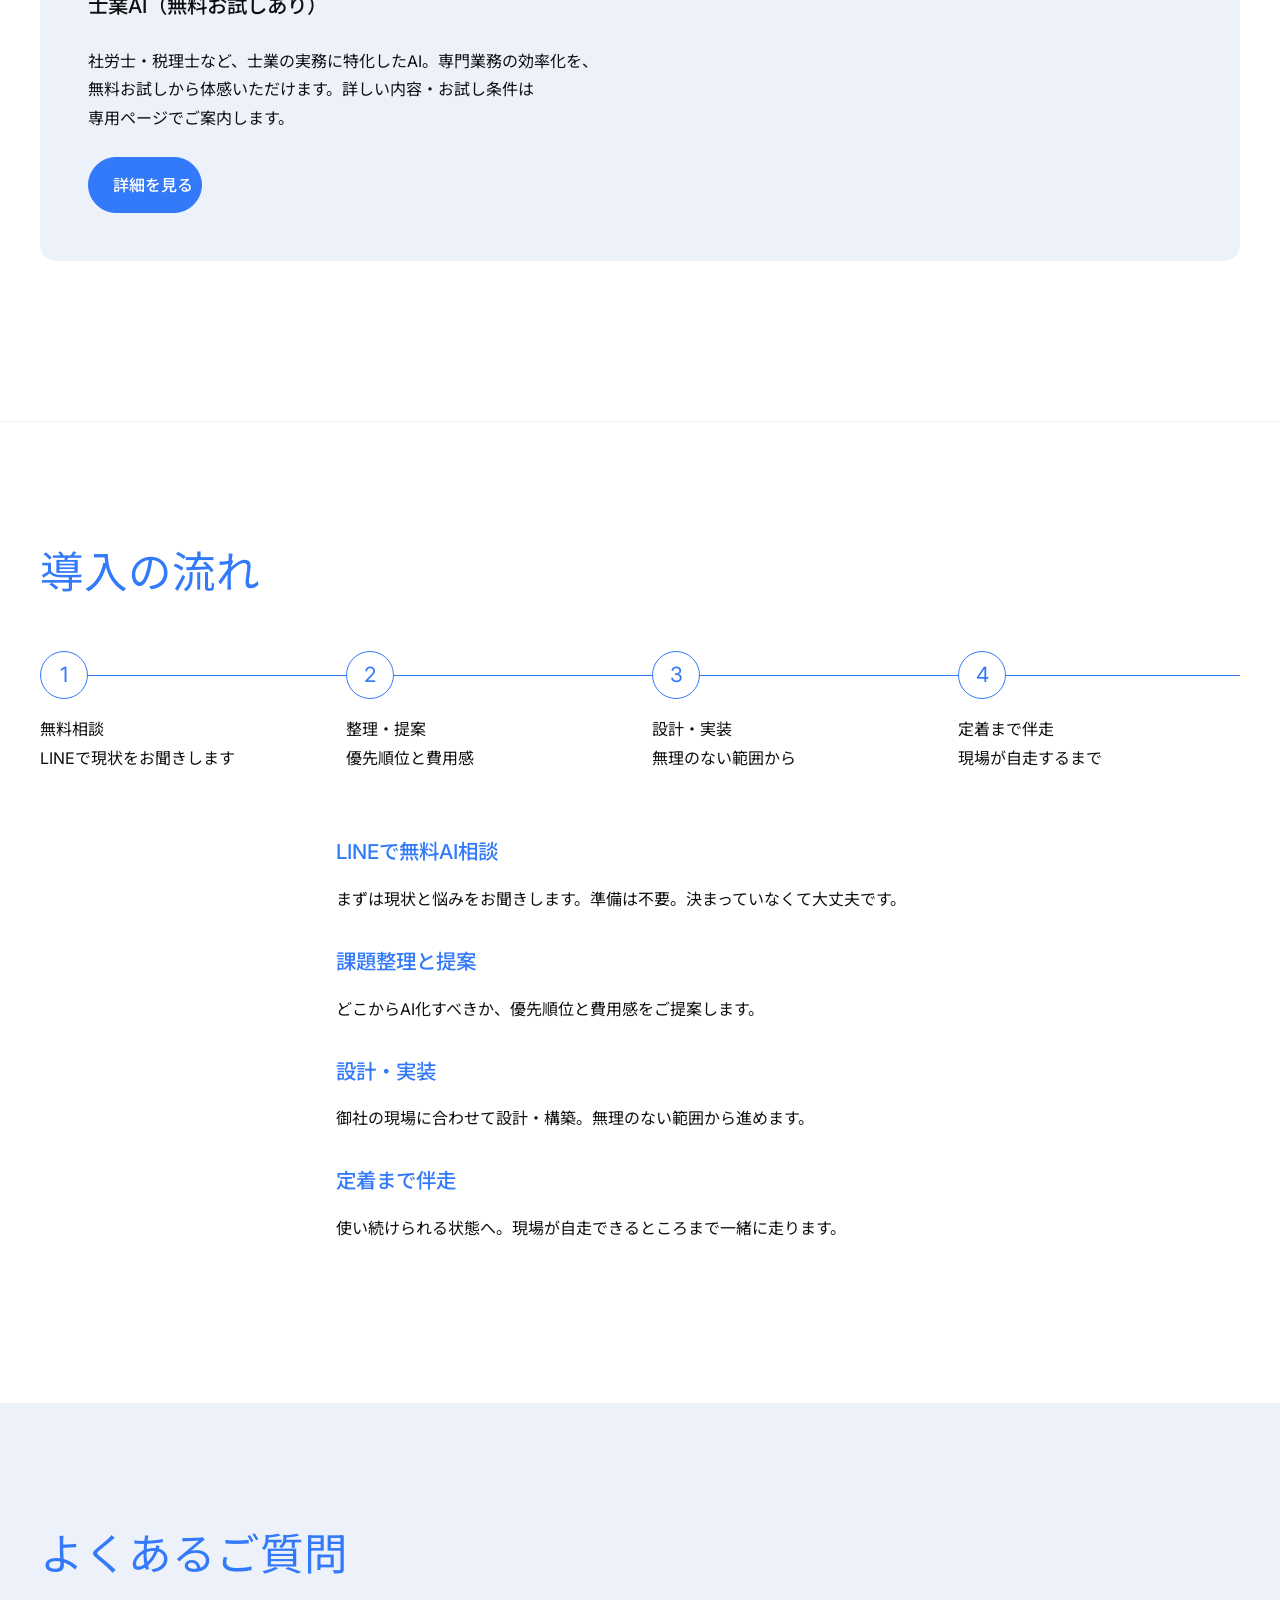
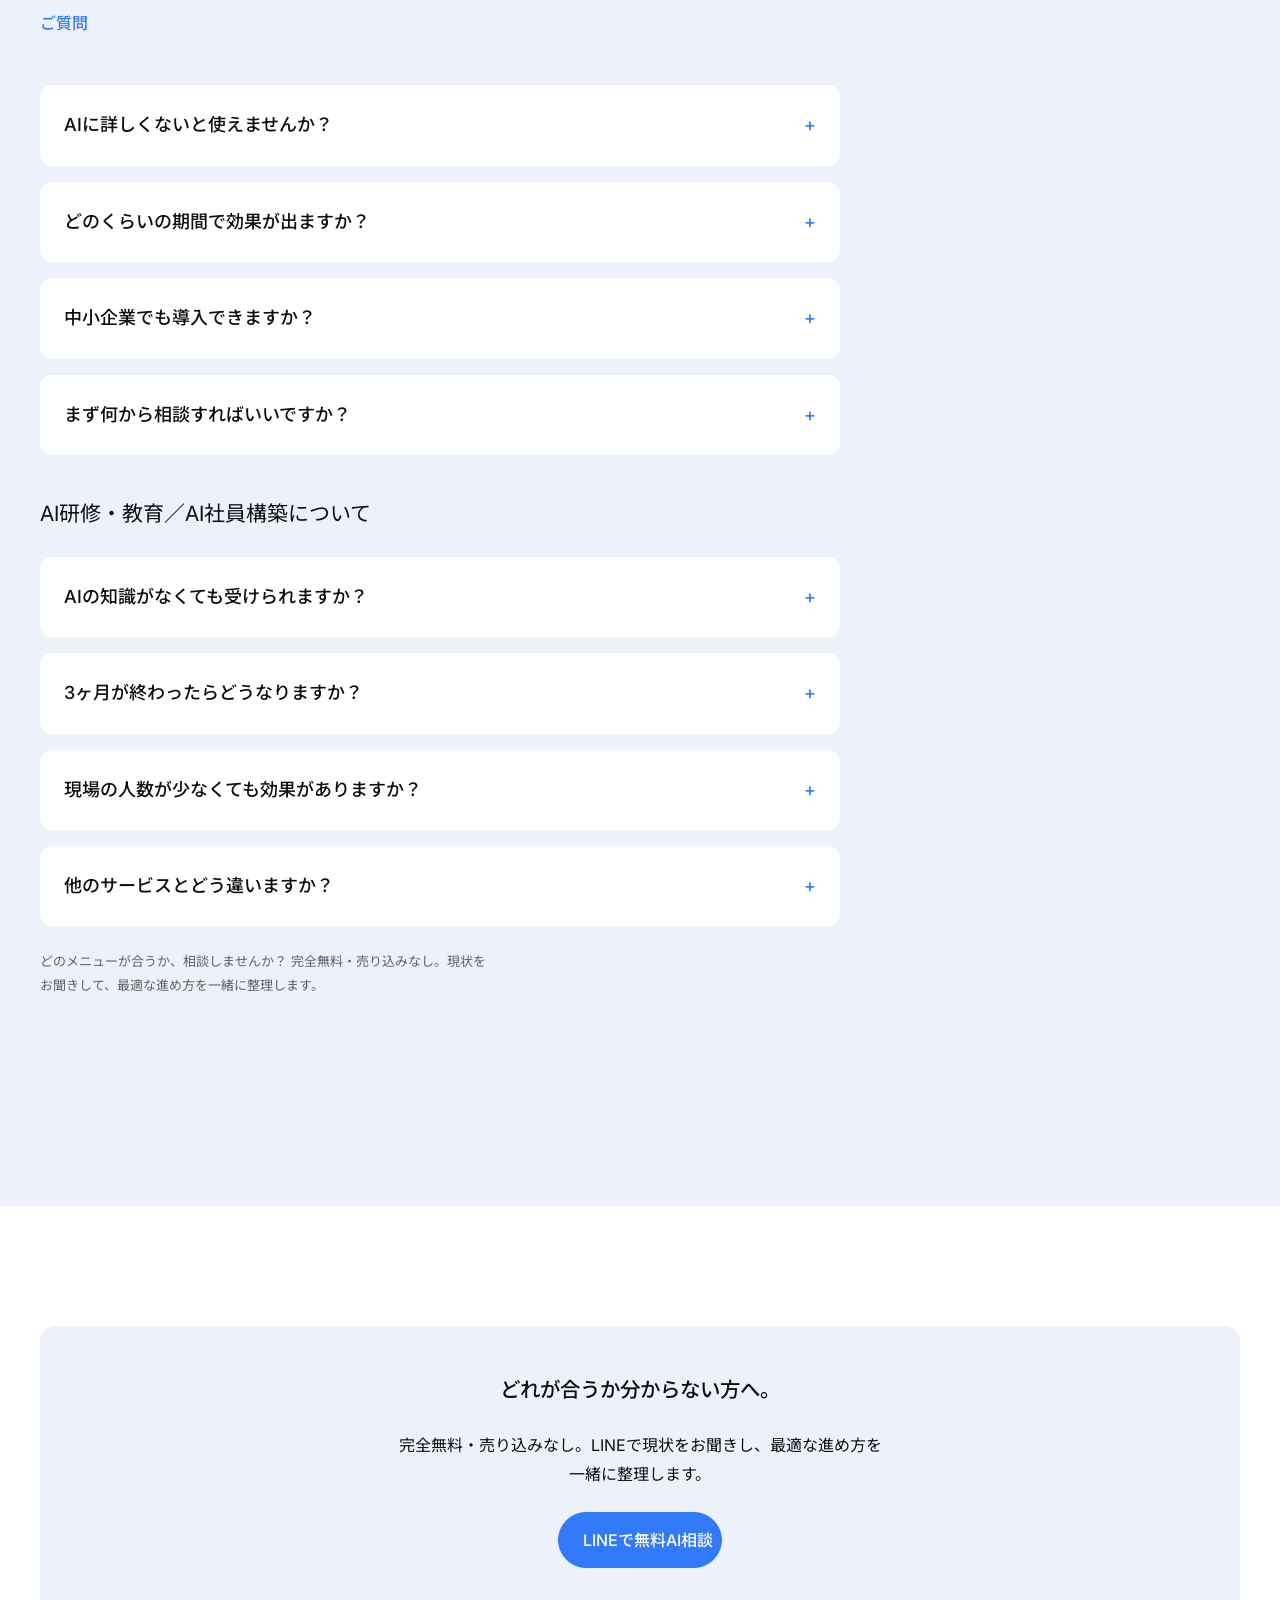
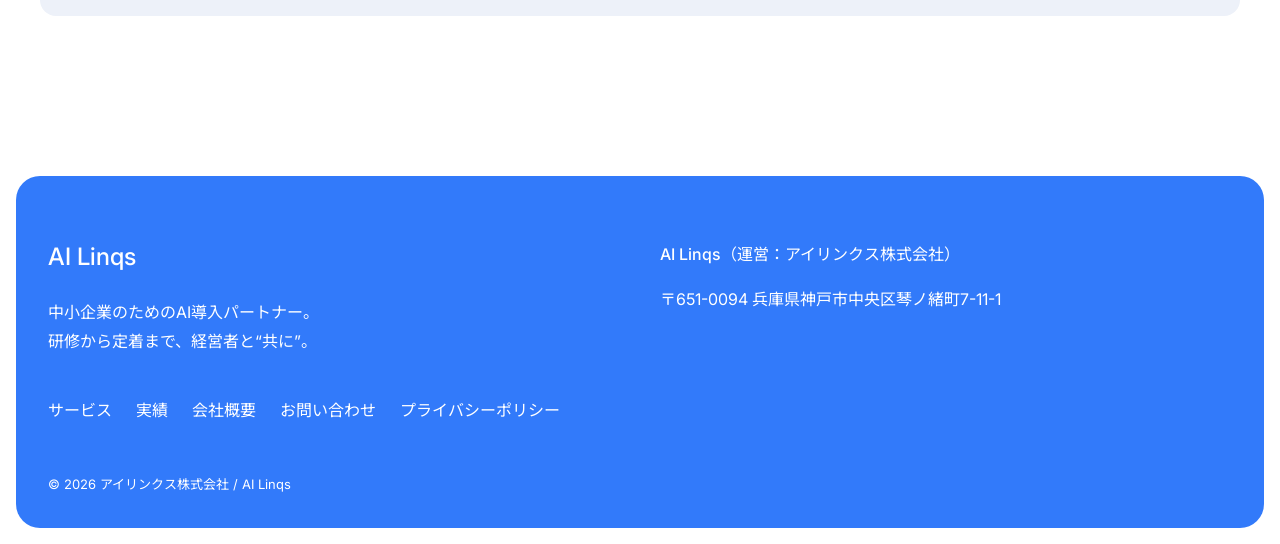
<file: service.html>
<!DOCTYPE html>
<html lang="ja"><head><meta charset="UTF-8"><meta name="viewport" content="width=device-width, initial-scale=1"><meta name="robots" content="noindex,nofollow"><meta name="theme-color" content="#FFFFFF"><title>サービス｜AI Linqs</title><meta name="description" content="まずはAI研修から。必要に応じて、業務の自動化や仕組み化まで広げられます。"><link rel="icon" sizes="32x32" href="assets/favicon-32.png"><link rel="icon" sizes="192x192" href="assets/favicon-192.png"><link rel="apple-touch-icon" sizes="180x180" href="assets/favicon-180.png"><link rel="preconnect" href="https://fonts.googleapis.com"><link rel="preconnect" href="https://fonts.gstatic.com" crossorigin><link href="https://fonts.googleapis.com/css2?family=Inter:wght@400;500;600&amp;family=Noto+Sans+JP:wght@400;500&amp;display=swap" rel="stylesheet"><link rel="stylesheet" href="css/style.css"><script src="js/main.js" defer></script></head><body><a class="skip" href="#main">本文へスキップ</a><header class="site-header"><div class="header-inner"><a class="logo" href="index.html">AI Linqs</a><nav class="pill-nav" aria-label="グローバルナビゲーション"><a href="index.html">トップ</a><a href="about.html">会社概要</a><a href="service.html" class="is-active" aria-current="page">サービス</a><a href="works.html">実績</a><a href="contact.html">お問い合わせ</a></nav><div class="header-end"><a class="btn" href="contact.html#contact" data-line-cta>LINEで無料相談<span class="btn-dot" aria-hidden="true"></span></a><button class="burger" id="burger" type="button" aria-label="メニューを開く" aria-expanded="false" aria-controls="spMenu"><span></span><span></span></button></div></div><nav class="sp-menu" id="spMenu" aria-label="スマートフォン用メニュー" hidden><a href="index.html">トップ</a><a href="about.html">会社概要</a><a href="service.html" class="is-active" aria-current="page">サービス</a><a href="works.html">実績</a><a href="contact.html">お問い合わせ</a><a class="btn" href="contact.html#contact" data-line-cta>LINEで無料相談<span class="btn-dot" aria-hidden="true"></span></a></nav><noscript><nav class="nojs-nav" aria-label="ページ一覧"><a href="index.html">トップ</a><a href="about.html">会社概要</a><a href="service.html" class="is-active" aria-current="page">サービス</a><a href="works.html">実績</a><a href="contact.html">お問い合わせ</a></nav></noscript></header><main id="main"><section class="page-band"><div class="container"><h1>サービス</h1><p>まずはAI研修から。必要に応じて、業務の自動化や仕組み化まで広げられます。</p></div></section><section id="service" class="section "><div class="container"><div class="section-head"><h2>サービス</h2><p class="lead">まずはAI研修から。必要に応じて、業務の自動化や仕組み化まで広げられます。</p></div><div class="grid3 service-cards"><article class="card "><img class="photo" src="assets/service-training.jpg" width="1200" height="800" loading="lazy" decoding="async" alt=""><div class="card-body"><h3>AI研修・教育</h3><p class="card-copy"><span class="phrase">社内にAIを定着させる</span><br><span class="phrase">3ヶ月の伴走研修。経営者の</span><br><span class="phrase">言葉に合わせて進めます。</span></p></div></article><article class="card "><img class="photo" src="assets/service-aistaff.jpg" width="1200" height="800" loading="lazy" decoding="async" alt=""><div class="card-body"><h3>AI社員・AI部署長構築</h3><p class="card-copy"><span class="phrase">反復業務や確認・管理業務を</span><br><span class="phrase">AIが担い、担当者依存と</span><br><span class="phrase">管理負荷を解消。</span></p></div></article><article class="card "><img class="photo" src="assets/service-app.jpg" width="1200" height="800" loading="lazy" decoding="async" alt=""><div class="card-body"><h3>社内アプリ・業務システム制作</h3><p class="card-copy"><span class="phrase">現場固有のフローを、</span><br><span class="phrase">そのまま使える仕組みに。</span><br><span class="phrase">紙・Excel運用を置き換えます。</span></p></div></article></div><div class="actions"><a class="btn" href="#detail-training">AI研修・教育を詳しく見る<span class="btn-dot" aria-hidden="true"></span></a><a class="btn" href="#detail-aistaff">AI社員・AI部署長構築を詳しく見る<span class="btn-dot" aria-hidden="true"></span></a></div></div></section><section class="section " id="lineup"><div class="container"><div class="section-head"><h2 class="slide__title slide__title--m reveal">サービス一覧</h2><p class="slide__tag reveal">一覧</p>
      <p class="slide__lead reveal">料金はすべて「内容に応じてご提案」。明確な金額はサイトに掲載していません。まずはLINEで無料相談ください。</p>
      <ul class="mini reveal">
        <li><span>01</span><span><b>AIお得情報配信</b>入口・無料 ─ LINEで役立つAI活用情報をお届け。まずは情報から、気軽に。</span></li>
        <li><span>02</span><span><b>広告・集客ページの内製化支援</b>伴走支援 ─ Meta・Google広告や集客ページ（LP）を、社内で回せるように伴走。</span></li>
        <li><span>03</span><span><b>社内のデジタル環境整備</b>環境整備 ─ フォルダ・データベース・クラウド環境を整える。</span></li>
        <li><span>04</span><span><b>AI顧問</b>継続支援 ─ 継続的にAI戦略を伴走する、月額の顧問契約。</span></li>
        <li><span>05</span><span><b>士業AI（無料お試し）</b>士業向け ─ 社労士・税理士など士業向けのAI。</span></li>
      </ul>
      <div class="slide__actions reveal"><a href="#compare" class="btn btn--ghost">サービス比較表を見る</a></div>
      <p class="slide__note reveal">どれを選べばいいか迷ったら、<strong>まずはLINEで無料相談</strong>。現状をお聞きして、最適な進め方を一緒に整理します。（料金は内容に応じてご提案します）</p></div></div></section><section id="detail-training" class="section detail-section"><div class="container"><div class="detail-content">
    <div class="modal__head">
      <div>
        <p class="slide__tag">①研修・伴走事業</p>
        <h2 id="dtTitle">AI研修・教育</h2>
      </div>
      
    </div>
    <h3>学ぶ、から、任せるへ。</h3>
    <p>社内にAIを定着させる「AI研修・教育」と、反復業務を自動化する「AI社員構築」。AI Linqsの中心となる2つのサービスです。</p>
    <p>「AIって何？」の状態から、3ヶ月で“現場で使える”状態へ。経営者の言葉に合わせて進めるので、知識ゼロでも大丈夫です。</p>
    <div class="ba">
      <div class="ba__col"><p class="ba__h">導入前（よくある状態）</p><ul class="dash">
        <li>AIを何に使えばいいか分からない</li>
        <li>現場が使ってくれない</li>
        <li>何から始めればいいか整理できない</li>
      </ul></div>
      <div class="ba__arrow" aria-hidden="true">→</div>
      <div class="ba__col ba__col--after"><p class="ba__h">導入後（3ヶ月後）</p><ul class="dash">
        <li>業務で使えるルールが整う</li>
        <li>担当者が自走できる</li>
        <li>次の投資判断ができる</li>
      </ul></div>
    </div>
    <div class="row"><h4 class="row__h">こんな企業に向いています</h4><p>「研修をやったが定着しなかった」「何から始めるか整理して、外部に任せたい」「社内の理解を統一してから導入を判断したい」</p></div>
    <div class="row"><h4 class="row__h">3ヶ月の進め方</h4><ul class="dash"><li>1ヶ月目：現状分析・課題整理</li><li>2ヶ月目：ルール・ひな形の作成、現場展開</li><li>3ヶ月目：定着確認・次のステップ設計</li></ul></div>
    <div class="row"><h4 class="row__h">選ばれる3つの理由</h4><ul class="dash"><li>①研修で終わらない（現場のルールまで作る）</li><li>②経営者の言語に合わせる</li><li>③次の投資判断の材料まで提供する</li></ul></div>
    <p class="price">料金は内容に応じてご提案します（まずはLINEで無料相談）</p>
    <p class="note">関連メニュー：広告の内製化支援（Meta／Google）、集客ページ（LP）の内製化支援 もご用意。詳細はご相談ください。<span class="todo">[料金：要設定]</span></p>
  </div></div></section><section id="detail-aistaff" class="section detail-section"><div class="container"><div class="detail-content">
    <div class="modal__head">
      <div>
        <p class="slide__tag">②AI社員・AI部署長構築</p>
        <h2 id="daTitle">業務も管理も、AIに“社員・部署長のように”任せる</h2>
      </div>
      
    </div>
    <p>反復業務はAI社員が、確認・管理業務はAI部署長が担当。担当者依存と管理者への確認集中を解消し、人にしかできない仕事に集中できる体制をつくります。</p>
    <div>
      <div class="row"><h4 class="row__h">AI社員構築</h4><p>反復・定型業務をAIが担い、担当者依存を解消。「あの人しか分からない」をなくし、業務を仕組みに落とし込みます。</p></div>
      <div class="row"><h4 class="row__h">AI部署長構築</h4><p>報告・確認・進捗管理などをAIが整理。管理者への確認集中をほどき、判断の詰まりを解消します。</p></div>
      <div class="row"><h4 class="row__h">進め方</h4><p>現場の話をお聞きし、効果の高い業務から段階的に。無理のない範囲で、定着まで伴走します。</p></div>
    </div>
    <p class="price">料金はご相談ください（要見積り）</p>
  </div></div></section><section id="comparison" class="section "><div class="container"><div id="compare" class="subsection"><p class="slide__tag reveal">比較</p>
      <h3 class="slide__title slide__title--m reveal">サービス比較</h3>
      <div class="table-wrap reveal">
        <table class="compare">
          <thead><tr><th scope="col">サービス</th><th scope="col">解決する課題</th><th scope="col">こんな企業に</th><th scope="col">料金</th></tr></thead>
          <tbody>
            <tr><th scope="row">AI研修・教育</th><td>社内にAIが定着しない</td><td>これから始めたい</td><td>ご相談ください</td></tr>
            <tr><th scope="row">AI社員・AI部署長構築</th><td>反復業務・属人化・確認集中</td><td>業務自動化・管理負荷を減らしたい</td><td>ご相談ください</td></tr>
            <tr><th scope="row">社内アプリ・業務システム</th><td>紙・Excel運用の限界</td><td>現場の仕組みを変えたい</td><td>ご相談ください</td></tr>
            <tr><th scope="row">AI顧問</th><td>継続的なAI戦略</td><td>複数導入後の伴走が欲しい</td><td>ご相談ください</td></tr>
          </tbody>
        </table>
      </div>
      <p class="slide__note reveal">※ 上記のほか、社内のデジタル環境整備・OA機器選びの補助などもご相談いただけます。</p></div><div id="shigyo" class="subsection panel"><p class="slide__tag reveal">士業の方へ</p>
      <h3 class="slide__title reveal">士業AI（無料お試しあり）</h3>
      <p class="slide__lead reveal">社労士・税理士など、士業の実務に特化したAI。専門業務の効率化を、無料お試しから体感いただけます。詳しい内容・お試し条件は専用ページでご案内します。</p>
      <div class="slide__actions reveal"><a href="contact.html#contact" class="btn btn--ghost" data-line-cta>詳細を見る</a></div></div></div></section><section id="process" class="section "><div class="container"><div class="section-head"><h2>導入の流れ</h2></div><ol class="steps" tabindex="0" aria-label="進め方"><li><span class="step-number" aria-hidden="true">1</span><span><span class="phrase">無料相談</span><br><span class="phrase">LINEで現状をお聞きします</span></span></li><li><span class="step-number" aria-hidden="true">2</span><span><span class="phrase">整理・提案</span><br><span class="phrase">優先順位と費用感</span></span></li><li><span class="step-number" aria-hidden="true">3</span><span><span class="phrase">設計・実装</span><br><span class="phrase">無理のない範囲から</span></span></li><li><span class="step-number" aria-hidden="true">4</span><span><span class="phrase">定着まで伴走</span><br><span class="phrase">現場が自走するまで</span></span></li></ol><div class="process-details"><article><h3>LINEで無料AI相談</h3><p>まずは現状と悩みをお聞きします。準備は不要。決まっていなくて大丈夫です。</p></article><article><h3>課題整理と提案</h3><p>どこからAI化すべきか、優先順位と費用感をご提案します。</p></article><article><h3>設計・実装</h3><p>御社の現場に合わせて設計・構築。無理のない範囲から進めます。</p></article><article><h3>定着まで伴走</h3><p>使い続けられる状態へ。現場が自走できるところまで一緒に走ります。</p></article></div></div></section><section class="section " id="faq"><div class="container"><div class="section-head"><h2 class="slide__title reveal">よくあるご質問</h2><p class="eyebrow reveal">ご質問</p>
      <div class="faq reveal">
        <details><summary>AIに詳しくないと使えませんか？<span class="faq__pm" aria-hidden="true"></span></summary><div class="faq__a"><p>いいえ。むしろ「詳しくない」前提で、経営者の言葉に合わせて進めます。専門用語は使いません。</p></div></details>
        <details><summary>どのくらいの期間で効果が出ますか？<span class="faq__pm" aria-hidden="true"></span></summary><div class="faq__a"><p>研修は3ヶ月を基本に、現場で使える状態を目指します。内容によって最適な進め方をご提案します。</p></div></details>
        <details><summary>中小企業でも導入できますか？<span class="faq__pm" aria-hidden="true"></span></summary><div class="faq__a"><p>はい。紙・Excel・口頭中心の現場こそ、AIで変えられる伸びしろが大きい領域です。</p></div></details>
        <details><summary>まず何から相談すればいいですか？<span class="faq__pm" aria-hidden="true"></span></summary><div class="faq__a"><p>決まっていなくて大丈夫です。LINEで現状を聞かせてください。こちらで論点を整理します。</p></div></details>
        <p class="faq-group__title">AI研修・教育／AI社員構築について</p>
        <details><summary>AIの知識がなくても受けられますか？<span class="faq__pm" aria-hidden="true"></span></summary><div class="faq__a"><p>はい。むしろ知識ゼロを前提に、経営者の言葉で進めます。専門用語は使いません。</p></div></details>
        <details><summary>3ヶ月が終わったらどうなりますか？<span class="faq__pm" aria-hidden="true"></span></summary><div class="faq__a"><p>自社内でAIを使い続けられる状態を目指します。必要に応じて、その後の伴走もご相談いただけます。</p></div></details>
        <details><summary>現場の人数が少なくても効果がありますか？<span class="faq__pm" aria-hidden="true"></span></summary><div class="faq__a"><p>はい。少人数だからこそ、一人あたりの業務をAIで軽くする効果が大きい場面が多くあります。</p></div></details>
        <details><summary>他のサービスとどう違いますか？<span class="faq__pm" aria-hidden="true"></span></summary><div class="faq__a"><p>研修や導入で終わらず、現場のルール・ひな形まで一緒に作り、定着まで伴走する点が特徴です。</p></div></details>
      </div>
      <p class="slide__note reveal">どのメニューが合うか、相談しませんか？ 完全無料・売り込みなし。現状をお聞きして、最適な進め方を一緒に整理します。</p></div></div></section><section id="service-consult" class="section "><div class="container"><div id="service-cta" class="subsection cta-panel"><h3 class="slide__title reveal">どれが合うか分からない方へ。</h3>
      <p class="slide__lead reveal">完全無料・売り込みなし。LINEで現状をお聞きし、最適な進め方を一緒に整理します。</p>
      <div class="slide__actions reveal">
        <a href="contact.html#contact" class="btn btn--gold" data-line-cta>
          
          LINEで無料AI相談
        </a>
      </div></div></div></section></main><footer class="footer">
  <div class="container">
    <div class="footer__grid">
      <div>
        <a href="index.html" class="logo" aria-label="AI Linqs トップへ"><span class="logo__ai">AI</span> Linqs</a>
        <p class="footer__desc">中小企業のためのAI導入パートナー。<br>研修から定着まで、経営者と“共に”。</p>
      </div>
      <div>
        <p><strong>AI Linqs</strong>（運営：アイリンクス株式会社）</p>
        <p>〒651-0094 兵庫県神戸市中央区琴ノ緒町7-11-1</p>
      </div>
      <nav class="footer__nav" aria-label="フッターナビゲーション">
        <ul>
          <li><a href="service.html">サービス</a></li>
          <li><a href="works.html">実績</a></li>
          <li><a href="about.html">会社概要</a></li>
          <li><a href="contact.html">お問い合わせ</a></li>
          <li><a href="privacy.html">プライバシーポリシー</a></li>
        </ul>
      </nav>
    </div>
    <p class="footer__copy">&copy; 2026 アイリンクス株式会社 / AI Linqs</p>
  </div>
</footer><div class="sticky-cta" id="stickyCta" hidden><a class="btn" href="contact.html#contact" data-line-cta>LINEで無料相談<span class="btn-dot" aria-hidden="true"></span></a></div><div class="test-badge" id="testBadge" hidden>テスト版 v3</div></body></html>
</file>
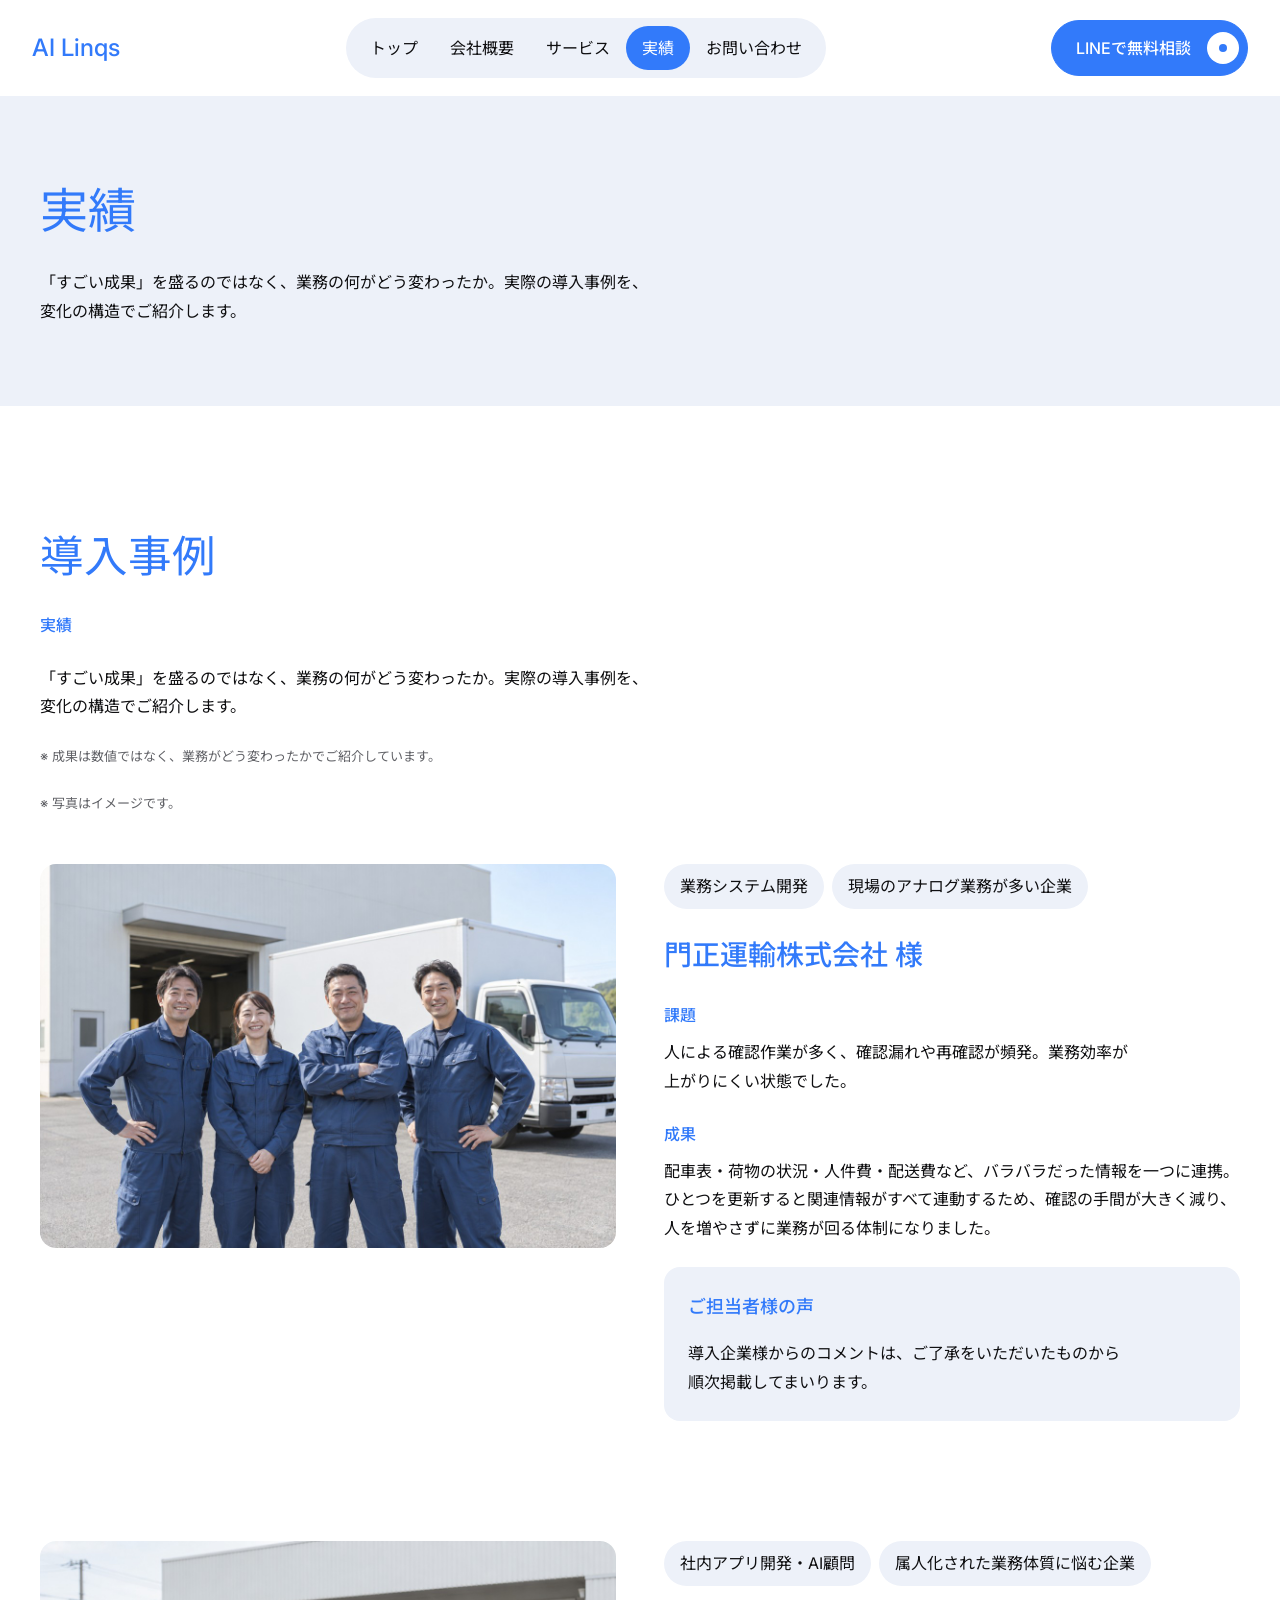
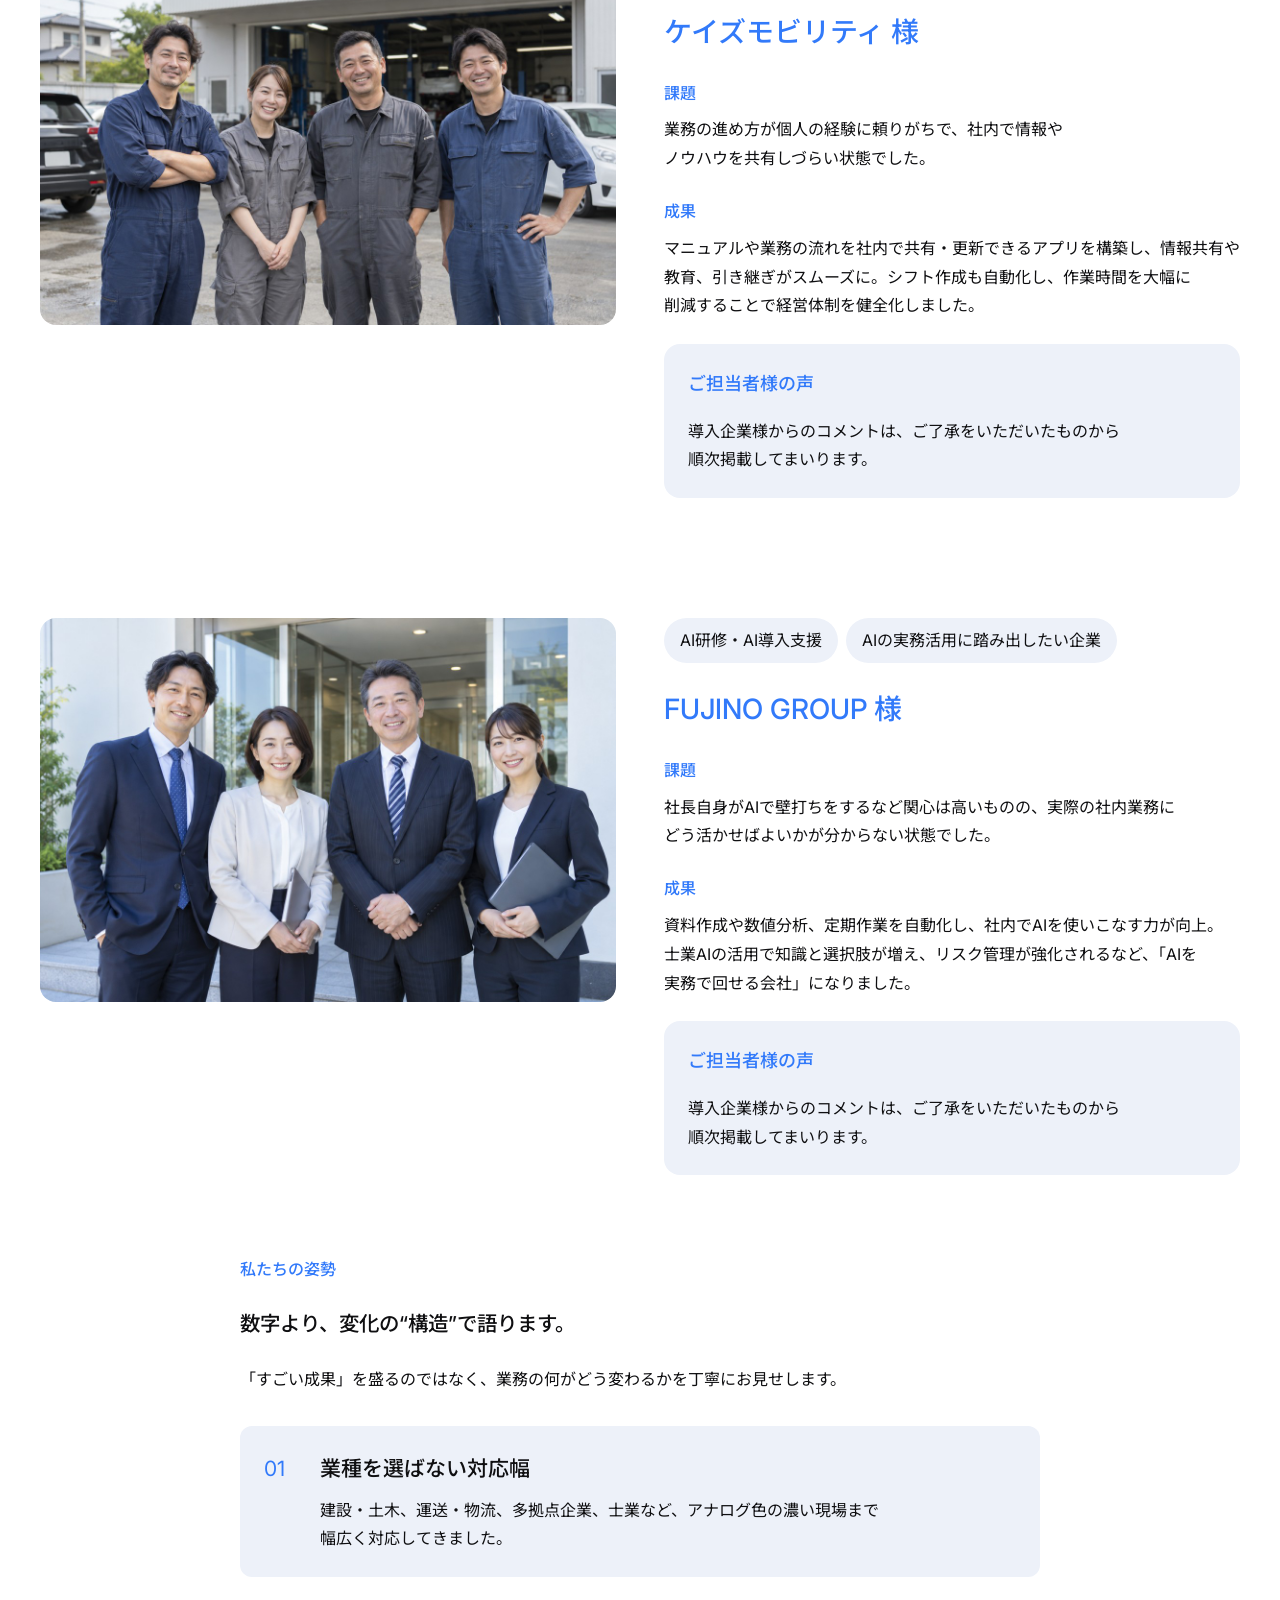
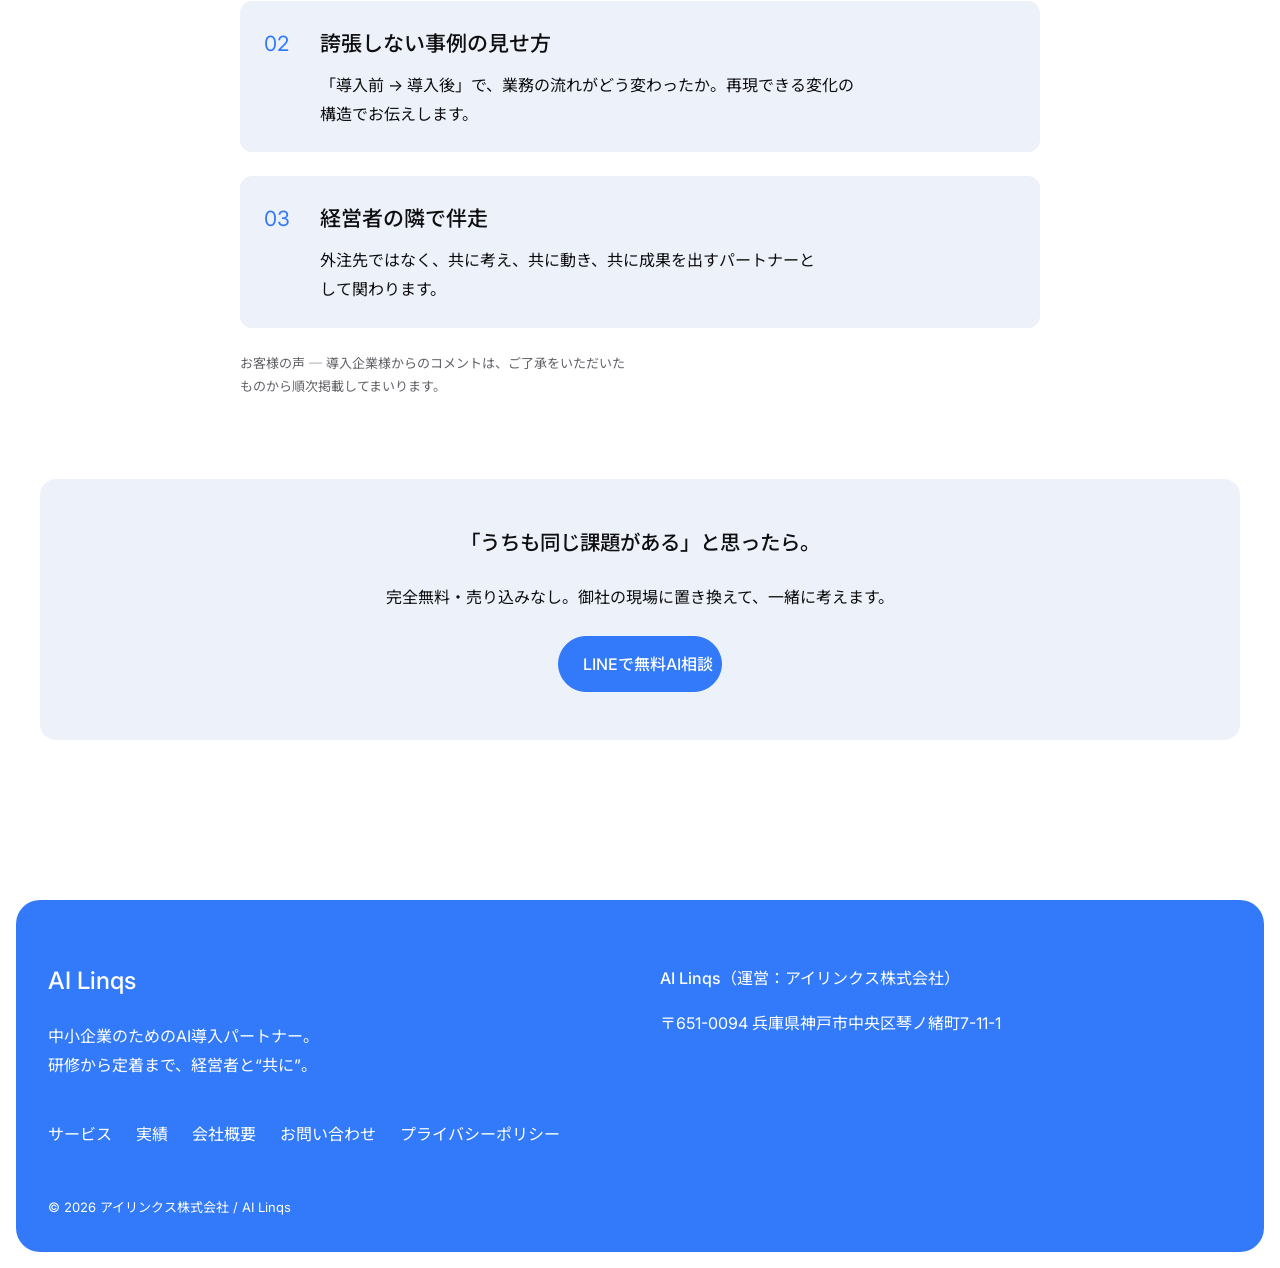
<file: works.html>
<!DOCTYPE html>
<html lang="ja"><head><meta charset="UTF-8"><meta name="viewport" content="width=device-width, initial-scale=1"><meta name="robots" content="noindex,nofollow"><meta name="theme-color" content="#FFFFFF"><title>実績｜AI Linqs</title><meta name="description" content="「すごい成果」を盛るのではなく、業務の何がどう変わったか。実際の導入事例を、変化の構造でご紹介します。"><link rel="icon" sizes="32x32" href="assets/favicon-32.png"><link rel="icon" sizes="192x192" href="assets/favicon-192.png"><link rel="apple-touch-icon" sizes="180x180" href="assets/favicon-180.png"><link rel="preconnect" href="https://fonts.googleapis.com"><link rel="preconnect" href="https://fonts.gstatic.com" crossorigin><link href="https://fonts.googleapis.com/css2?family=Inter:wght@400;500;600&amp;family=Noto+Sans+JP:wght@400;500&amp;display=swap" rel="stylesheet"><link rel="stylesheet" href="css/style.css"><script src="js/main.js" defer></script></head><body><a class="skip" href="#main">本文へスキップ</a><header class="site-header"><div class="header-inner"><a class="logo" href="index.html">AI Linqs</a><nav class="pill-nav" aria-label="グローバルナビゲーション"><a href="index.html">トップ</a><a href="about.html">会社概要</a><a href="service.html">サービス</a><a href="works.html" class="is-active" aria-current="page">実績</a><a href="contact.html">お問い合わせ</a></nav><div class="header-end"><a class="btn" href="contact.html#contact" data-line-cta>LINEで無料相談<span class="btn-dot" aria-hidden="true"></span></a><button class="burger" id="burger" type="button" aria-label="メニューを開く" aria-expanded="false" aria-controls="spMenu"><span></span><span></span></button></div></div><nav class="sp-menu" id="spMenu" aria-label="スマートフォン用メニュー" hidden><a href="index.html">トップ</a><a href="about.html">会社概要</a><a href="service.html">サービス</a><a href="works.html" class="is-active" aria-current="page">実績</a><a href="contact.html">お問い合わせ</a><a class="btn" href="contact.html#contact" data-line-cta>LINEで無料相談<span class="btn-dot" aria-hidden="true"></span></a></nav><noscript><nav class="nojs-nav" aria-label="ページ一覧"><a href="index.html">トップ</a><a href="about.html">会社概要</a><a href="service.html">サービス</a><a href="works.html" class="is-active" aria-current="page">実績</a><a href="contact.html">お問い合わせ</a></nav></noscript></header><main id="main"><section class="page-band"><div class="container"><h1>実績</h1><p>「すごい成果」を盛るのではなく、業務の何がどう変わったか。実際の導入事例を、変化の構造でご紹介します。</p></div></section><section class="section " id="works"><div class="container"><div class="section-head"><h2 class="slide__title reveal">導入事例</h2><p class="eyebrow reveal">実績</p>
      <p class="slide__lead reveal">「すごい成果」を盛るのではなく、業務の何がどう変わったか。実際の導入事例を、変化の構造でご紹介します。</p>
      <p class="slide__note reveal">※ 成果は数値ではなく、業務がどう変わったかでご紹介しています。</p>
      <p class="slide__note reveal">※ 写真はイメージです。</p></div><div class="case-list"><article class="case-detail" id="case-1"><img class="photo" src="assets/case-01.jpg" width="1200" height="800" loading="lazy" decoding="async" alt=""><div class="card-body"><p class="tags reveal"><span>業務システム開発</span><span>現場のアナログ業務が多い企業</span></p>
      <h3 class="slide__title reveal">門正運輸株式会社 様</h3>
      <dl class="case reveal">
        <div><dt>課題</dt><dd>人による確認作業が多く、確認漏れや再確認が頻発。業務効率が上がりにくい状態でした。</dd></div>
        <div><dt>成果</dt><dd>配車表・荷物の状況・人件費・配送費など、バラバラだった情報を一つに連携。ひとつを更新すると関連情報がすべて連動するため、確認の手間が大きく減り、人を増やさずに業務が回る体制になりました。</dd></div>
      </dl>
      
      <!-- 看板前の写真が届いたら：<figure class="slide__photo reveal"><img src="assets/case-01.jpg" alt="門正運輸株式会社 様の看板前で" width="1200" height="800" loading="lazy" decoding="async"></figure> --><aside class="voice"><h4>ご担当者様の声</h4><p>導入企業様からのコメントは、ご了承をいただいたものから順次掲載してまいります。</p></aside></div></article>
<article class="case-detail" id="case-2"><img class="photo" src="assets/case-02.jpg" width="1200" height="800" loading="lazy" decoding="async" alt=""><div class="card-body"><p class="tags reveal"><span>社内アプリ開発・AI顧問</span><span>属人化された業務体質に悩む企業</span></p>
      <h3 class="slide__title reveal">ケイズモビリティ 様</h3>
      <dl class="case reveal">
        <div><dt>課題</dt><dd>業務の進め方が個人の経験に頼りがちで、社内で情報やノウハウを共有しづらい状態でした。</dd></div>
        <div><dt>成果</dt><dd>マニュアルや業務の流れを社内で共有・更新できるアプリを構築し、情報共有や教育、引き継ぎがスムーズに。シフト作成も自動化し、作業時間を大幅に削減することで経営体制を健全化しました。</dd></div>
      </dl>
      
      <!-- 看板前の写真が届いたら：<figure class="slide__photo reveal"><img src="assets/case-02.jpg" alt="ケイズモビリティ 様の看板前で" width="1200" height="800" loading="lazy" decoding="async"></figure> --><aside class="voice"><h4>ご担当者様の声</h4><p>導入企業様からのコメントは、ご了承をいただいたものから順次掲載してまいります。</p></aside></div></article>
<article class="case-detail" id="case-3"><img class="photo" src="assets/case-03.jpg" width="1200" height="800" loading="lazy" decoding="async" alt=""><div class="card-body"><p class="tags reveal"><span>AI研修・AI導入支援</span><span>AIの実務活用に踏み出したい企業</span></p>
      <h3 class="slide__title reveal">FUJINO GROUP 様</h3>
      <dl class="case reveal">
        <div><dt>課題</dt><dd>社長自身がAIで壁打ちをするなど関心は高いものの、実際の社内業務にどう活かせばよいかが分からない状態でした。</dd></div>
        <div><dt>成果</dt><dd>資料作成や数値分析、定期作業を自動化し、社内でAIを使いこなす力が向上。士業AIの活用で知識と選択肢が増え、リスク管理が強化されるなど、「AIを実務で回せる会社」になりました。</dd></div>
      </dl>
      
      <!-- 看板前の写真が届いたら：<figure class="slide__photo reveal"><img src="assets/case-03.jpg" alt="FUJINO GROUP 様の看板前で" width="1200" height="800" loading="lazy" decoding="async"></figure> --><aside class="voice"><h4>ご担当者様の声</h4><p>導入企業様からのコメントは、ご了承をいただいたものから順次掲載してまいります。</p></aside></div></article>
</div><div id="stance" class="subsection"><p class="slide__tag reveal">私たちの姿勢</p>
      <h3 class="slide__title reveal">数字より、変化の“構造”で語ります。</h3>
      <p class="slide__lead reveal">「すごい成果」を盛るのではなく、業務の何がどう変わるかを丁寧にお見せします。</p>
      <ul class="mini reveal">
        <li><span>01</span><span><b>業種を選ばない対応幅</b>建設・土木、運送・物流、多拠点企業、士業など、アナログ色の濃い現場まで幅広く対応してきました。</span></li>
        <li><span>02</span><span><b>誇張しない事例の見せ方</b>「導入前 → 導入後」で、業務の流れがどう変わったか。再現できる変化の構造でお伝えします。</span></li>
        <li><span>03</span><span><b>経営者の隣で伴走</b>外注先ではなく、共に考え、共に動き、共に成果を出すパートナーとして関わります。</span></li>
      </ul>
      <!-- [要確認] お客様の声：実際のコメントは書面同意を得たものから掲載。現状は仮文言を置かない方針 -->
      <p class="slide__note reveal">お客様の声 ─ 導入企業様からのコメントは、ご了承をいただいたものから順次掲載してまいります。</p></div><div id="works-cta" class="subsection cta-panel"><h3 class="slide__title reveal">「うちも同じ課題がある」と思ったら。</h3>
      <p class="slide__lead reveal">完全無料・売り込みなし。御社の現場に置き換えて、一緒に考えます。</p>
      <div class="slide__actions reveal">
        <a href="contact.html#contact" class="btn btn--gold" data-line-cta>
          
          LINEで無料AI相談
        </a>
      </div></div></div><!-- [要確認] 各社の掲載許諾（社名・内容の公開可否）を最終確認のこと --></section></main><footer class="footer">
  <div class="container">
    <div class="footer__grid">
      <div>
        <a href="index.html" class="logo" aria-label="AI Linqs トップへ"><span class="logo__ai">AI</span> Linqs</a>
        <p class="footer__desc">中小企業のためのAI導入パートナー。<br>研修から定着まで、経営者と“共に”。</p>
      </div>
      <div>
        <p><strong>AI Linqs</strong>（運営：アイリンクス株式会社）</p>
        <p>〒651-0094 兵庫県神戸市中央区琴ノ緒町7-11-1</p>
      </div>
      <nav class="footer__nav" aria-label="フッターナビゲーション">
        <ul>
          <li><a href="service.html">サービス</a></li>
          <li><a href="works.html">実績</a></li>
          <li><a href="about.html">会社概要</a></li>
          <li><a href="contact.html">お問い合わせ</a></li>
          <li><a href="privacy.html">プライバシーポリシー</a></li>
        </ul>
      </nav>
    </div>
    <p class="footer__copy">&copy; 2026 アイリンクス株式会社 / AI Linqs</p>
  </div>
</footer><div class="sticky-cta" id="stickyCta" hidden><a class="btn" href="contact.html#contact" data-line-cta>LINEで無料相談<span class="btn-dot" aria-hidden="true"></span></a></div><div class="test-badge" id="testBadge" hidden>テスト版 v3</div></body></html>
</file>
<file: css/style.css>
/* AI Linqs v3.2 — six colors, no shadows or gradients, 8px spacing. */
:root {
  --white: #FFFFFF;
  --surface: #EDF1F9;
  --blue: #327AFA;
  --ink: #0F0F11;
  --muted: #616267;
  --faint: #9798A1;
  --header-height: 96px;
}
* { box-sizing: border-box; }
html { scroll-padding-top: 112px; }
body { margin: 0; color: var(--ink); background: var(--white); font-family: "Inter", "Noto Sans JP", sans-serif; font-size: 16px; font-weight: 400; line-height: 1.8; }
h1,h2,h3,h4,p,ul,ol,dl,figure { margin: 0; }
h1,h2,h3,h4,summary { text-wrap: balance; word-break: auto-phrase; line-break: strict; }
h1,h2 { color: var(--blue); font-size: clamp(30px, 3.4vw, 48px); font-weight: 400; line-height: 1.4; }
h3 { font-size: clamp(20px, 1.6vw, 21px); font-weight: 500; line-height: 1.6; }
h4 { font-size: 18px; font-weight: 500; }
p,li,dd,td,th { text-wrap: pretty; word-break: auto-phrase; line-break: strict; }
p,dd { max-width: 38em; }
p + p { margin-top: 16px; }
b,strong,th,dt { font-weight: 500; }
a { color: var(--blue); text-underline-offset: 4px; }
button { font: inherit; cursor: pointer; }
img { display: block; max-width: 100%; object-fit: cover; }
ul,ol { padding-left: 24px; }
li + li { margin-top: 8px; }
[hidden] { display: none !important; }
:focus-visible { outline: 2px solid var(--blue); outline-offset: 4px; }
[id] { scroll-margin-top: 112px; }
.phrase,.nw { display: inline-block; }
.container { width: calc(100% - 64px); max-width: 1200px; margin-inline: auto; }
.section { padding: 120px 0 160px; }
.section + .section { border-top: 1px solid var(--surface); }
.section-head { margin-bottom: 48px; }
.section-head > * + * { margin-top: 24px; }
.section-head > .eyebrow:first-child { margin-bottom: 16px; }
.section-head > .eyebrow + h2 { margin-top: 0; }
.lead,.slide__lead { font-size: 16px; line-height: 1.8; }
.eyebrow,.slide__tag { font-size: 16px; font-weight: 500; color: var(--blue); }
.note,.slide__note,.todo,.contact__privacy,.modal__updated,.footer__copy { font-size: 13px; color: var(--muted); }
.note,.slide__note { margin-top: 24px; }
.actions,.slide__actions { display: flex; flex-wrap: wrap; gap: 16px; margin-top: 40px; }
.actions { justify-content: center; }
.grid3 { display: grid; grid-template-columns: repeat(3,minmax(0,1fr)); gap: 24px; align-items: stretch; }
.grid3 > * { min-width: 0; }
.card { display: flex; flex-direction: column; gap: 24px; }
.card-body { display: flex; flex-direction: column; align-items: flex-start; gap: 16px; min-width: 0; flex: 1; }
.card-body > p + p { margin-top: 0; }
.card-copy { width: 100%; font-size: 16px; line-height: 1.8; }
.photo { width: 100%; height: auto; aspect-ratio: 3 / 2; border-radius: 16px; object-fit: cover; }
.surface-section { background: var(--surface); }
.btn { display: inline-flex; align-items: center; justify-content: space-between; gap: 16px; min-height: 56px; max-width: 100%; padding: 8px 8px 8px 24px; border: 1px solid var(--blue); border-radius: 9999px; background: var(--white); color: var(--blue); text-decoration: none; font-size: 16px; font-weight: 500; line-height: 1.4; transition: color .3s ease, background-color .3s ease; }
.btn-dot { display: grid; place-items: center; flex: 0 0 32px; width: 32px; height: 32px; border-radius: 9999px; background: var(--blue); }
.btn-dot::after { content: ""; width: 8px; height: 8px; border-radius: 9999px; background: var(--white); }
.btn[data-line-cta],.btn:hover { background: var(--blue); color: var(--white); }
.btn[data-line-cta] .btn-dot,.btn:hover .btn-dot { background: var(--white); }
.btn[data-line-cta] .btn-dot::after,.btn:hover .btn-dot::after { background: var(--blue); }
.btn[data-line-cta]:hover { background: var(--white); color: var(--blue); }
.btn[data-line-cta]:hover .btn-dot { background: var(--blue); }
.btn[data-line-cta]:hover .btn-dot::after { background: var(--white); }
.site-header { position: sticky; top: 0; z-index: 20; background: var(--white); border-bottom: 1px solid var(--surface); }
.header-inner { width: calc(100% - 64px); max-width: 1360px; min-height: var(--header-height); margin: auto; display: flex; justify-content: space-between; align-items: center; gap: 24px; }
.logo { font-size: 24px; font-weight: 500; line-height: 1.4; color: var(--blue); text-decoration: none; white-space: nowrap; }
.pill-nav { display: flex; padding: 8px; border-radius: 9999px; background: var(--surface); }
.pill-nav a { padding: 8px 16px; font-size: 16px; color: var(--ink); text-decoration: none; border-radius: 9999px; white-space: nowrap; }
.pill-nav a.is-active,.sp-menu a.is-active { background: var(--blue); color: var(--white); }
.header-end { display: flex; align-items: center; gap: 16px; }
.burger { display: none; width: 48px; height: 48px; padding: 16px 8px; background: var(--white); border: 1px solid var(--blue); border-radius: 9999px; }
.burger span { display: block; height: 1px; background: var(--blue); }
.burger span + span { margin-top: 8px; }
.sp-menu { padding: 16px 24px 24px; background: var(--surface); }
.sp-menu > a { display: block; padding: 8px 16px; margin-top: 8px; border-radius: 9999px; text-decoration: none; }
.sp-menu > .btn { display: flex; }
.nojs-nav { display: flex; flex-wrap: wrap; gap: 16px; padding: 16px; }
.skip { position: fixed; z-index: 40; top: -160px; left: 16px; padding: 16px; border-radius: 9999px; background: var(--white); border: 1px solid var(--blue); }
.skip:focus { top: 16px; }
/* Full-bleed hero has no frame, padding or border radius. */
.hero { position: relative; }
/* 16:9 video retains the existing crop and left alignment. */
.hero-image { display: block; width: 100%; height: clamp(520px, 45vw, 760px); object-fit: cover; object-position: left center; }
.hero-inner { position: absolute; inset: 0; width: calc(100% - 64px); max-width: 1200px; margin: auto; display: flex; align-items: center; }
.hero-copy { width: 40%; max-width: 40%; padding: 48px 0; }
.hero-copy > * + * { margin-top: 24px; }
.hero-copy h1 { font-size: clamp(30px, 2.6vw, 40px); white-space: nowrap; }
.hero-copy .eyebrow { max-width: 32em; font-size: 16px; color: var(--ink); }
.hero-copy .lead { max-width: 30em; }
.page-band { padding: 80px 0; background: var(--surface); }
.page-band h1 { font-size: 48px; }
.page-band p { margin-top: 24px; }
#philosophy > .container > .section-head h2 { font-size: clamp(24px, 3.3vw, 48px); }
.philosophy-intro { display: grid; grid-template-columns: 1.2fr 1fr; align-items: center; gap: 64px; }
.philosophy-intro .photo { max-height: 360px; }
.pillar { padding: 0; }
.pillar h3 { font-size: clamp(28px, 2.3vw, 32px); font-weight: 400; color: var(--blue); line-height: 1.4; }
.pillars .card-body { gap: 24px; }
.issue-cards .card-body { padding: 0; }
.reason-cards .card { border-top: 1px solid var(--blue); padding: 24px 0; }
.reason-cards .eyebrow { font-size: 32px; font-weight: 400; }
.steps { display: grid; grid-template-columns: repeat(4,minmax(0,1fr)); align-items: stretch; list-style: none; padding: 0; gap: 24px; }
.steps li { position: relative; margin: 0; min-width: 0; display: flex; flex-direction: column; gap: 16px; font-size: 16px; }
.steps li::before { content: ""; position: absolute; top: 24px; left: 0; right: -24px; height: 1px; background: var(--blue); }
.steps li:last-child::before { right: 0; }
.step-number { position: relative; z-index: 1; width: 48px; height: 48px; display: grid; place-items: center; border: 1px solid var(--blue); border-radius: 9999px; background: var(--white); color: var(--blue); font-size: 21px; }
.service-cards h3 { white-space: nowrap; font-size: clamp(18px, 1.6vw, 21px); }
.case-cards .card-copy { font-size: 16px; }
.line-frame { background: var(--surface); border-radius: 32px; padding: 48px; }
.line-frame .section-head { max-width: 760px; }
.line-frame .grid3 { gap: 24px; }
.line-frame .card { background: var(--white); border-radius: 12px; padding: 24px 16px; }
.line-frame .card h3 { font-size: 19px; }
.line-frame .card .phrase { display: inline; }
.line-frame .card br { display: none; }
.line-icon { width: 40px; height: 40px; stroke: var(--blue); fill: none; stroke-width: 1.5; }
.line-action { display: flex; align-items: center; justify-content: center; gap: 40px; margin-top: 48px; }
.qr { width: 160px; height: 160px; }
.subsection { margin-top: 80px; }
.subsection > * + * { margin-top: 24px; }
.values .card { padding: 24px 0; border-top: 1px solid var(--blue); }
.values h3 { font-size: 21px; }
.values .dash { list-style: none; padding: 0; }
.values .dash li + li { margin-top: 0; }
.message-block,.prose,.privacy-prose,.detail-content { max-width: 38em; margin-inline: auto; }
.message-block > h2 { margin-top: 16px; }
.message p { margin-top: 24px; }
.message__sign { width: 240px; height: auto; margin: 32px 0 0 auto; }
.prose ul { margin: 24px 0; }
#why-us { max-width: 38em; margin-inline: auto; }
#why-us > h3 { font-size: 28px; color: var(--blue); }
#company-info { max-width: 800px; margin-inline: auto; }
.company-table { width: 100%; border-collapse: collapse; margin-top: 24px; }
.company-table th,.company-table td { text-align: left; vertical-align: top; padding: 24px 16px; border-bottom: 1px solid var(--surface); }
.company-table th { width: 24%; }
.mini { display: grid; list-style: none; padding: 0; gap: 24px; margin-top: 32px; }
.mini li { display: flex; gap: 24px; padding: 24px; background: var(--surface); border-radius: 12px; margin: 0; }
.mini li > span:first-child { flex: 0 0 32px; color: var(--blue); font-size: 21px; }
.mini li > span:last-child { max-width: 38em; }
.mini b { display: block; margin-bottom: 8px; font-size: 21px; }
#lineup .mini { max-width: 800px; }
.detail-section:nth-of-type(even) { background: var(--surface); }
.detail-content h2 { font-size: clamp(28px, 3vw, 40px); }
.detail-content h3,.privacy-prose h3 { margin: 40px 0 16px; }
.modal__head { margin-bottom: 32px; }
.modal__head .slide__tag { margin-bottom: 16px; }
.ba { margin-top: 40px; display: grid; gap: 24px; }
.ba__col { border: 1px solid var(--blue); border-radius: 16px; padding: 24px; }
.ba__h { color: var(--blue); font-weight: 500; margin-bottom: 16px; }
.ba__arrow { display: none; }
.row { margin-top: 32px; }
.row__h { margin-bottom: 16px; color: var(--blue); }
.price { border-top: 1px solid var(--blue); margin-top: 40px; padding-top: 24px; }
.table-wrap { overflow-x: auto; margin-top: 24px; }
.compare { width: 100%; border-collapse: collapse; text-align: left; table-layout: fixed; }
.compare th,.compare td { padding: 24px 16px; vertical-align: top; border-bottom: 1px solid var(--surface); }
.compare thead { background: var(--surface); }
.compare th:first-child { width: 28%; }
.compare th:last-child { width: 20%; }
.panel,.cta-panel { padding: 48px; border-radius: 16px; background: var(--surface); }
.cta-panel p { margin-inline: auto; }
.cta-panel { text-align: center; }
.cta-panel .slide__actions { justify-content: center; }
#comparison #compare { margin-top: 0; }
#service-consult .subsection { margin-top: 0; }
.process-details { display: grid; gap: 32px; max-width: 38em; margin: 64px auto 0; }
.process-details h3 { margin-bottom: 16px; color: var(--blue); }
#faq { background: var(--surface); }
.faq { max-width: 800px; margin-top: 48px; }
details { background: var(--white); border-radius: 12px; padding: 24px; margin-bottom: 16px; }
summary { position: relative; cursor: pointer; list-style: none; padding-right: 32px; font-size: 18px; font-weight: 500; }
summary::-webkit-details-marker { display: none; }
.faq__pm { position: absolute; top: 0; right: 0; color: var(--blue); }
.faq__pm::after { content: "+"; }
details[open] .faq__pm::after { content: "−"; }
.faq__a { padding-top: 24px; }
.faq-group__title { margin: 40px 0 24px; font-size: 21px; }
.case-list { display: grid; gap: 120px; }
.case-detail { display: grid; grid-template-columns: 1fr 1fr; gap: 48px; align-items: start; }
.case-detail .photo { position: sticky; top: 128px; }
.case-detail .card-body { gap: 24px; }
.case-detail h3 { font-size: 28px; color: var(--blue); }
.tags { display: flex; flex-wrap: wrap; gap: 8px; }
.tags > span { background: var(--surface); border-radius: 9999px; padding: 8px 16px; font-size: 16px; }
.case > div + div { margin-top: 24px; }
.case dt { color: var(--blue); margin-bottom: 8px; }
.case dd { margin: 0; }
.voice { border-radius: 16px; padding: 24px; background: var(--surface); }
.voice h4 { color: var(--blue); margin-bottom: 16px; }
#stance { max-width: 800px; margin-inline: auto; }
.consult-content { margin-top: 80px; }
.consult-content > h3 { margin: 16px 0 24px; font-size: 32px; color: var(--blue); }
.icons3 { display: grid; grid-template-columns: repeat(3,minmax(0,1fr)); gap: 24px; align-items: stretch; margin-top: 40px; }
.icons3 > div { padding: 24px; border-radius: 12px; background: var(--surface); }
.icons3 b { display: block; color: var(--blue); font-size: 21px; margin-bottom: 16px; }
.contact-action { margin-top: 80px; }
.contact-action .subsection { margin-top: 0; }
.line-card { text-align: center; max-width: 38em; margin: auto; }
.line-card p { margin-top: 24px; }
.line-card .btn { margin-top: 24px; }
.line-card small { display: block; margin-top: 24px; font-size: 13px; color: var(--muted); }
.line-card__qr img { width: 160px; height: 160px; margin: 0 auto 32px; }
.contact__privacy { margin: 32px auto 0; }
.privacy-prose ul { margin: 24px 0; }
.privacy-prose .modal__updated { margin-top: 40px; }
.footer { margin: 0 16px 16px; padding: 64px 0 32px; background: var(--blue); color: var(--white); border-radius: 24px; }
.footer a,.footer .footer__copy { color: var(--white); }
.footer :focus-visible { outline-color: var(--white); }
.footer__grid { display: grid; grid-template-columns: 1fr 1fr; gap: 40px; }
.footer__desc { margin-top: 24px; }
.footer__nav { grid-column: 1 / -1; }
.footer__nav ul { display: flex; flex-wrap: wrap; list-style: none; padding: 0; gap: 24px; }
.footer__nav li { margin: 0; }
.footer__nav a { text-decoration: none; }
.footer__copy { margin-top: 48px; }
.test-badge { position: fixed; bottom: 16px; left: 16px; z-index: 25; padding: 8px 16px; border-radius: 9999px; background: var(--surface); color: var(--faint); font-size: 13px; }
.sticky-cta { display: none; }
.reveal.is-pending { opacity: 0; transform: translateY(16px); }
.reveal { transition: opacity .6s ease, transform .6s ease; }
@media (max-width: 1199px) {
  .pill-nav { display: none; }
  .burger { display: block; }
  .grid3 { grid-template-columns: minmax(0,1fr); max-width: 608px; margin-inline: auto; gap: 48px; }
  .pillars,.reason-cards,.values { max-width: 400px; }
  .line-frame .grid3 { max-width: 480px; }
  .line-frame .card { padding: 32px; }
  .line-frame .card .phrase { display: inline-block; }
  .line-frame .card br { display: initial; }
  .philosophy-intro { gap: 32px; grid-template-columns: 1fr; max-width: 608px; margin-inline: auto; }
  .philosophy-intro .photo { max-height: none; }
  .hero-inner { position: static; padding: 48px 0 64px; }
  .hero-image { min-height: 0; height: 46svh; }
  .hero-copy { max-width: 100%; width: 608px; padding: 0; }
  .hero-copy h1 { font-size: 48px; }
  .hero { min-height: 0; }
  .hero-copy .lead { max-width: 38em; }
  .steps { gap: 16px; }
  .steps li::before { right: -16px; }
  .case-detail { grid-template-columns: 1fr; max-width: 800px; margin-inline: auto; gap: 32px; }
  .case-detail .photo { position: static; }
  .case-detail .card-body { max-width: 38em; }
  .icons3 { grid-template-columns: 1fr; max-width: 608px; }
}
@media (max-width: 767px) {
  :root { --header-height: 80px; }
  html { scroll-padding-top: 96px; }
  [id] { scroll-margin-top: 96px; }
  .container,.header-inner,.hero-inner { width: calc(100% - 32px); }
  .section { padding: 80px 0; }
  .section-head { margin-bottom: 32px; }
  .header-inner { gap: 16px; }
  .header-end > .btn { display: none; }
  h1,h2 { font-size: 30px; }
  .hero-inner { padding: 32px 0 64px; }
  .hero-copy h1 { font-size: clamp(26px, 8.2vw, 40px); }
  .hero-copy .eyebrow { font-size: 16px; }
  .page-band { padding: 48px 0; }
  .page-band h1 { font-size: 32px; }
  #philosophy > .container > .section-head h2 { font-size: clamp(20px, 6.3vw, 32px); }
  .pillar h3 { font-size: clamp(24px, 7.2vw, 32px); }
  .steps { gap: 8px; }
  .steps li { font-size: 16px; }
  .steps li::before { right: -8px; }
  .step-number { width: 40px; height: 40px; font-size: 18px; }
  .steps li::before { top: 24px; }
  .steps .phrase { display: inline; }
  .steps br { display: none; }
  .service-cards h3 { font-size: clamp(17px, 5vw, 21px); }
  .case-cards .card-copy .phrase { display: inline; }
  .line-frame { padding: 32px 16px; }
  .line-frame .section-head h2 { font-size: 26px; }
  .line-frame .card { padding: 24px 16px; }
  .line-frame .card .phrase { display: inline; }
  .line-frame .card br { display: none; }
  .line-frame .card h3 { font-size: 19px; }
  .line-action { margin-top: 32px; }
  .pc-only { display: none; }
  .subsection { margin-top: 64px; }
  .values h3 { font-size: 20px; }
  .company-table th,.company-table td { padding: 16px 8px; }
  .company-table th { width: 32%; }
  .mini li { padding: 24px 16px; gap: 16px; }
  .mini b { font-size: 20px; }
  .panel,.cta-panel { padding: 32px 16px; }
  .ba__col { padding: 24px 16px; }
  .compare { min-width: 720px; }
  .case-list { gap: 80px; }
  .case-detail h3 { font-size: 24px; }
  .voice { padding: 24px 16px; }
  .tags > span { padding: 8px; }
  .footer { padding: 48px 0 104px; }
  .footer__grid { grid-template-columns: 1fr; gap: 32px; }
  .footer__nav ul { gap: 16px; }
  .footer .container { width: calc(100% - 32px); }
  .sticky-cta:not([hidden]) { display: flex; justify-content: center; position: fixed; left: 0; right: 0; bottom: 0; z-index: 30; padding: 8px 16px; padding-bottom: max(8px,env(safe-area-inset-bottom)); background: var(--white); border-top: 1px solid var(--surface); }
  .sticky-cta .btn { width: 100%; max-width: 400px; }
  .test-badge { display: none; }
}
@media (prefers-reduced-motion: reduce) {
  .reveal,.btn { transition: none; }
  .reveal.is-pending { opacity: 1; transform: none; }
}
/* Fixed editorial lines remain real lines, rather than equal-height empty space. */
.phrase { max-width: 100%; }
.benefits .card .phrase,.case-cards .card-copy .phrase { display: inline-block; }
.benefits .card br { display: initial; }
@media (max-width: 767px) {
  .steps { grid-template-columns: repeat(4,208px); overflow-x: auto; padding-bottom: 16px; gap: 24px; }
  .steps li::before { right: -24px; }
  .steps li > span:last-child { max-width: 13em; }
  .steps .phrase { display: inline-block; }
  .steps br { display: initial; }
}

/* v3.2: timing illustration and vertical contract sequence. */
.pillars { margin-top: 64px; }
.timing-layout { display: grid; grid-template-columns: minmax(0,2fr) minmax(0,1fr); align-items: center; gap: 32px; }
.timing-copy { min-width: 0; }
.timing-copy .section-head { margin-bottom: 32px; }
.timing-body { max-width: 38em; }
.timing-copy .actions { justify-content: flex-start; margin-top: 32px; }
.timing-visual { position: relative; min-width: 0; }
.timing-mark { position: absolute; top: 8%; left: 60%; transform: translateX(-50%); display: grid; place-items: center; width: 56px; height: 56px; border-radius: 9999px; background: var(--blue); color: var(--white); font-size: 32px; line-height: 1; }
.timing-visual .photo { transition: opacity .8s ease, transform .8s ease; }
.timing-mark { transition: opacity .4s ease .4s, transform .4s ease .4s; }
.timing-visual.is-pending .photo { opacity: 0; transform: translateY(24px); }
.timing-visual.is-pending .timing-mark { opacity: 0; transform: translateX(-50%) scale(.6); }
.contract-flow { margin-top: 64px; }
.contract-flow > h3 { color: var(--blue); font-size: 32px; margin-bottom: 40px; }
.contract-steps { display: grid; gap: 48px; list-style: none; padding: 0; }
.contract-steps li { display: grid; grid-template-columns: minmax(0,1fr) 48px minmax(0,2fr); gap: 24px; align-items: start; margin: 0; }
.contract-copy { min-width: 0; }
.contract-copy h4 { color: var(--blue); font-size: 21px; margin-bottom: 16px; }
@media (max-width: 1199px) {
  .timing-layout { grid-template-columns: minmax(0,1fr); max-width: 608px; margin-inline: auto; gap: 40px; }
  .timing-visual { grid-row: 1; width: 100%; max-width: 480px; margin-inline: auto; }
  .contract-steps li { grid-template-columns: minmax(0,1fr) 48px minmax(0,1.5fr); }
}
@media (max-width: 767px) {
  .contract-flow > h3 { font-size: 28px; }
  .contract-steps li { grid-template-columns: 40px minmax(0,1fr); gap: 24px 16px; }
  .contract-steps .photo { grid-column: 1 / -1; }
  .timing-body .phrase { display: inline; }
}
@media (prefers-reduced-motion: reduce) {
  .timing-visual .photo,.timing-mark { transition: none; }
  .timing-visual.is-pending .photo { opacity: 1; transform: none; }
  .timing-visual.is-pending .timing-mark { opacity: 1; transform: translateX(-50%); }
}

/* ---- ヒーロー（動画）：絵柄が変わっても文字が読めるよう、動画全体に暗幕を敷いて白い文字にする。
   暗幕の色は小窓の背面と同じ rgba(15,15,17,.5)。文字を動画に重ねる幅（1200px 以上）だけに適用 ---- */
@media (min-width: 1200px) {
  .hero::before { content: ""; position: absolute; inset: 0; background: rgba(15,15,17,.5); pointer-events: none; }
  .hero-inner { z-index: 1; }
  .hero-copy { width: 46%; max-width: 46%; }
  .hero-copy h1 { color: var(--white); font-size: clamp(34px, 3.1vw, 52px); }
  .hero-copy .eyebrow, .hero-copy .lead { color: var(--white); }
}

/* ---- v3.3：余白と改行の調整（2026-09-28） ---- */
/* 想い：左に「見出し＋補足文章」、右に写真。写真は見出しの上端から補足文章の下端まで */
@media (min-width: 1200px) {
  #philosophy > .container { display: grid; grid-template-columns: minmax(0,1fr) minmax(0,1fr); column-gap: 64px; }
  #philosophy > .container > .section-head { grid-column: 1; grid-row: 1; margin-bottom: 32px; }
  #philosophy .philosophy-intro { display: contents; }
  #philosophy .philosophy-intro .prose { grid-column: 1; grid-row: 2; max-width: none; margin: 0; }
  #philosophy .philosophy-intro .prose p { max-width: none; }
  #philosophy .philosophy-intro .prose p + p { margin-top: 8px; }
  #philosophy .philosophy-intro .photo { grid-column: 2; grid-row: 1 / 3; align-self: end; width: 100%; height: 0; min-height: calc(100% - 40px); max-height: none; aspect-ratio: auto; }
  #philosophy .pillars, #philosophy > .container > .actions { grid-column: 1 / -1; }
  #philosophy .pillars { margin-top: 96px; }
}
/* お悩み：白いカードにまとめ、見出しは 1 行、本文は両端をそろえて 3 行 */
.issue-cards .card { background: var(--white); border-radius: 16px; gap: 0; overflow: hidden; }
.issue-cards .card .photo { border-radius: 0; }
.issue-cards .card-body { padding: 24px 24px 32px; gap: 12px; }
.issue-cards .card h3 { font-size: 19px; line-height: 1.6; white-space: nowrap; }
.issue-cards .card-copy { text-align: justify; line-break: strict; word-break: normal; text-wrap: wrap; }
/* いまです：挿絵を大きく、淡い面に載せて目を引く */
.timing-layout { grid-template-columns: minmax(0,1fr) minmax(0,1.1fr); gap: 64px; }
.timing-copy h2 { font-size: clamp(32px, 4vw, 56px); }
.timing-body { font-size: 18px; }
.timing-visual { background: var(--surface); border-radius: 32px; padding: 32px 32px 0; overflow: hidden; }
.timing-visual .photo { border-radius: 0; mix-blend-mode: multiply; aspect-ratio: auto; }
.timing-mark { top: 9%; left: 55%; width: 88px; height: 88px; font-size: 44px; font-weight: 600; }
.timing-mark::after { content: ""; position: absolute; inset: 0; border: 1px solid var(--blue); border-radius: 9999px; opacity: 0; }
.timing-visual:not(.is-pending) .timing-mark::after { animation: timing-ring 1.2s ease .8s 2; }
@keyframes timing-ring { from { opacity: .8; transform: scale(1); } to { opacity: 0; transform: scale(1.8); } }
@media (max-width: 1199px) { .timing-layout { grid-template-columns: minmax(0,1fr); } .timing-visual { max-width: 560px; } }
@media (max-width: 767px) { .timing-visual { padding: 16px 16px 0; border-radius: 24px; } .timing-mark { width: 64px; height: 64px; font-size: 32px; } .timing-body { font-size: 16px; } .issue-cards .card h3 { white-space: normal; } }
@media (prefers-reduced-motion: reduce) { .timing-visual:not(.is-pending) .timing-mark::after { animation: none; } }
/* v3.3 追補：想いの見出しは 2 行に収める／いまですの本文は自然に折り返す／挿絵をさらに大きく */
@media (min-width: 1200px) {
  #philosophy > .container > .section-head h2 { font-size: 40px; white-space: nowrap; }
  .timing-layout { grid-template-columns: minmax(0,5fr) minmax(0,7fr); }
}
.timing-body .phrase { display: inline; }
.timing-body br { display: none; }
.timing-body { text-align: justify; }
/* v3.4：いまです ─ 背景は白、「！」を電球に（ひらめいた感じ） */
.timing-visual { background: var(--white); padding: 0; border-radius: 0; overflow: visible; }
.timing-visual .photo { mix-blend-mode: normal; }
.timing-mark { top: 0; left: 54%; width: 112px; height: 112px; background: none; border-radius: 0; color: var(--blue); }
.timing-mark svg { display: block; width: 100%; height: 100%; }
.timing-mark::after { content: none; }
.timing-mark .bulb-rays { transform-origin: 48px 48px; transition: opacity .4s ease 1s, transform .4s ease 1s; }
.timing-visual.is-pending .bulb-rays { opacity: 0; transform: scale(.7); }
.timing-visual:not(.is-pending) .bulb-rays { animation: bulb-blink 1.6s ease 1.6s 2; }
@keyframes bulb-blink { 0%,100% { opacity: 1; } 50% { opacity: .25; } }
@media (max-width: 767px) { .timing-visual { padding: 0; border-radius: 0; } .timing-mark { width: 72px; height: 72px; } }
@media (prefers-reduced-motion: reduce) { .timing-visual:not(.is-pending) .bulb-rays { animation: none; } .timing-mark .bulb-rays { transition: none; } .timing-visual.is-pending .bulb-rays { opacity: 1; transform: none; } }
/* v3.4：挿絵の後ろで、グラフが右上がりに伸びる */
.timing-visual { isolation: isolate; }
.timing-graph { position: absolute; inset: -6% -2% 12% -2%; width: 104%; height: 94%; z-index: -1; overflow: visible; }
.timing-graph .g-bar { transform-box: fill-box; transform-origin: bottom; transition: transform .7s ease calc(.3s + var(--i) * .12s); }
.timing-graph .g-line { opacity: .45; stroke-dasharray: 1; stroke-dashoffset: 0; transition: stroke-dashoffset 1.4s ease .6s; }
.timing-graph .g-arrow { opacity: .45; transition: opacity .3s ease 1.9s; }
.timing-visual.is-pending .g-bar { transform: scaleY(0); }
.timing-visual.is-pending .g-line { stroke-dashoffset: 1; }
.timing-visual.is-pending .g-arrow { opacity: 0; }
.timing-visual .photo { position: relative; aspect-ratio: 3 / 2; }
.timing-mark { z-index: 1; }
@media (prefers-reduced-motion: reduce) { .timing-graph .g-bar,.timing-graph .g-line,.timing-graph .g-arrow { transition: none; } .timing-visual.is-pending .g-bar { transform: none; } .timing-visual.is-pending .g-line { stroke-dashoffset: 0; } .timing-visual.is-pending .g-arrow { opacity: .45; } }
</file>
